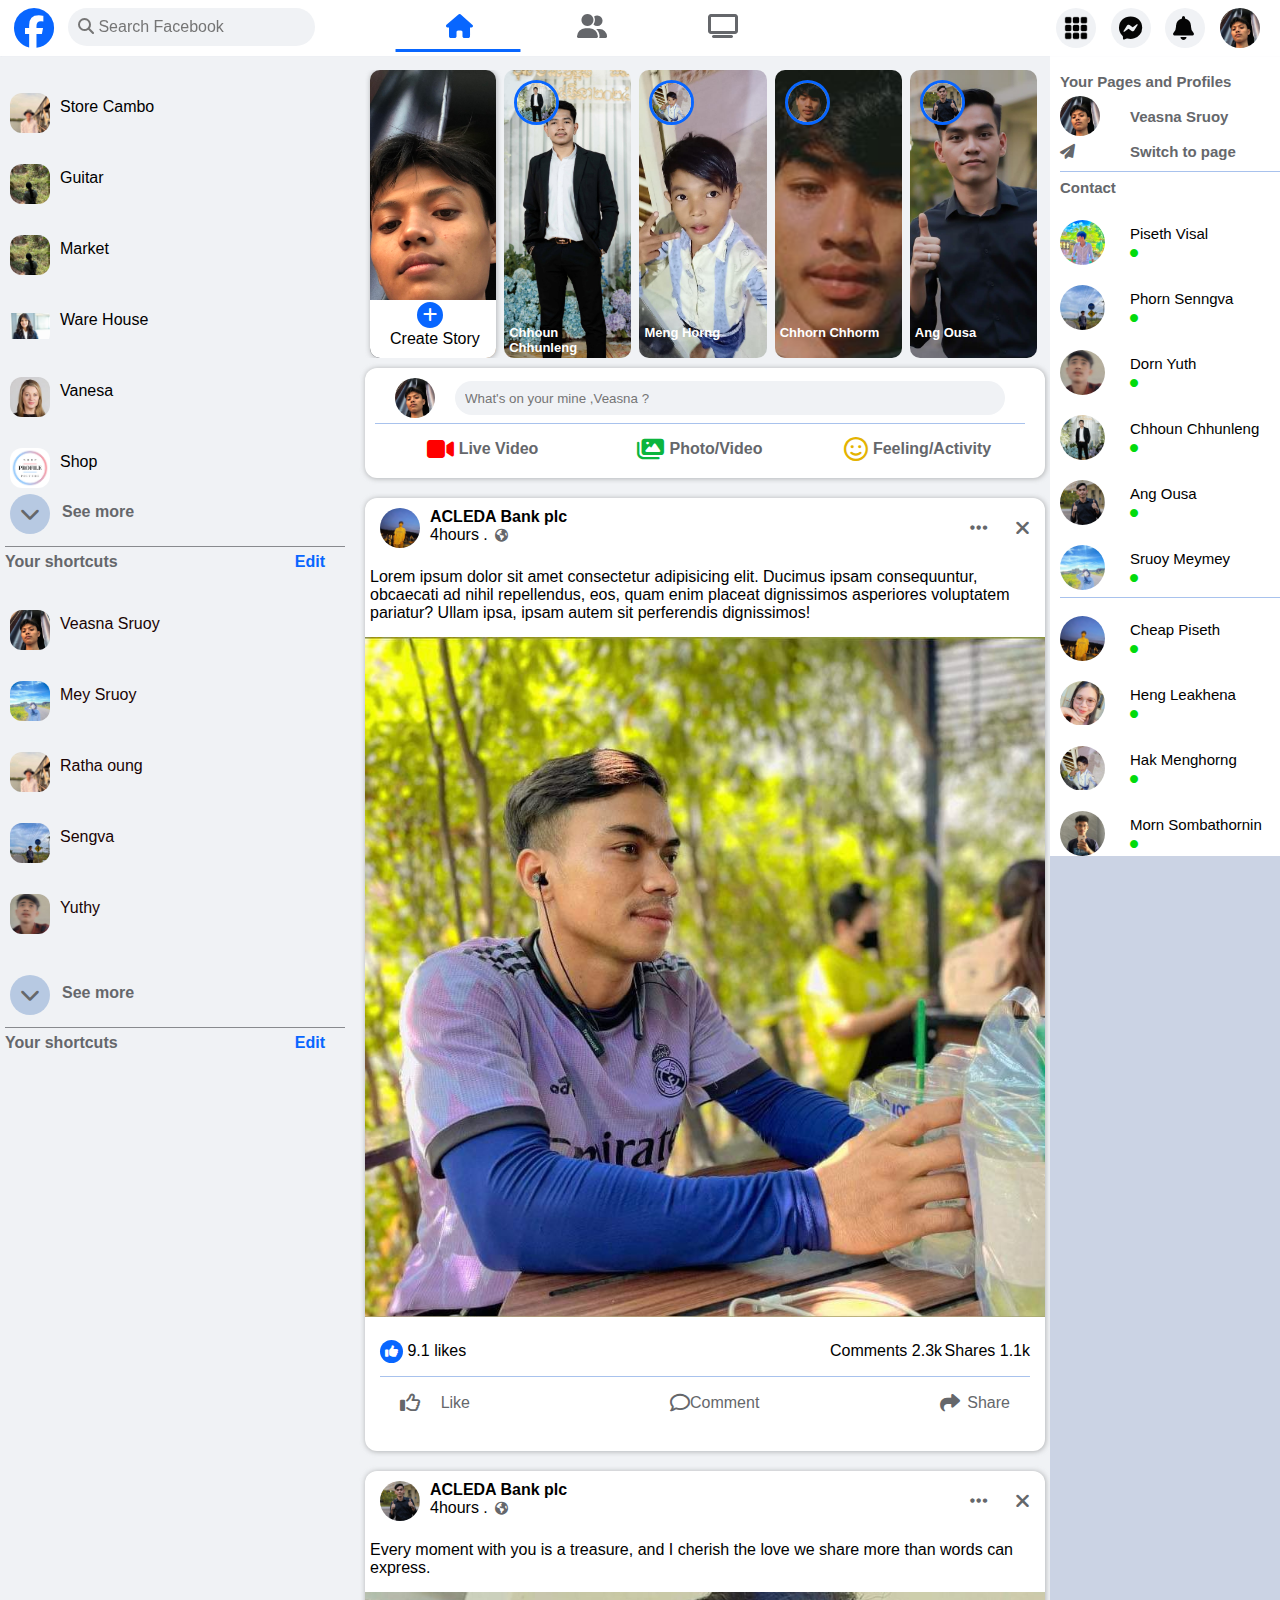
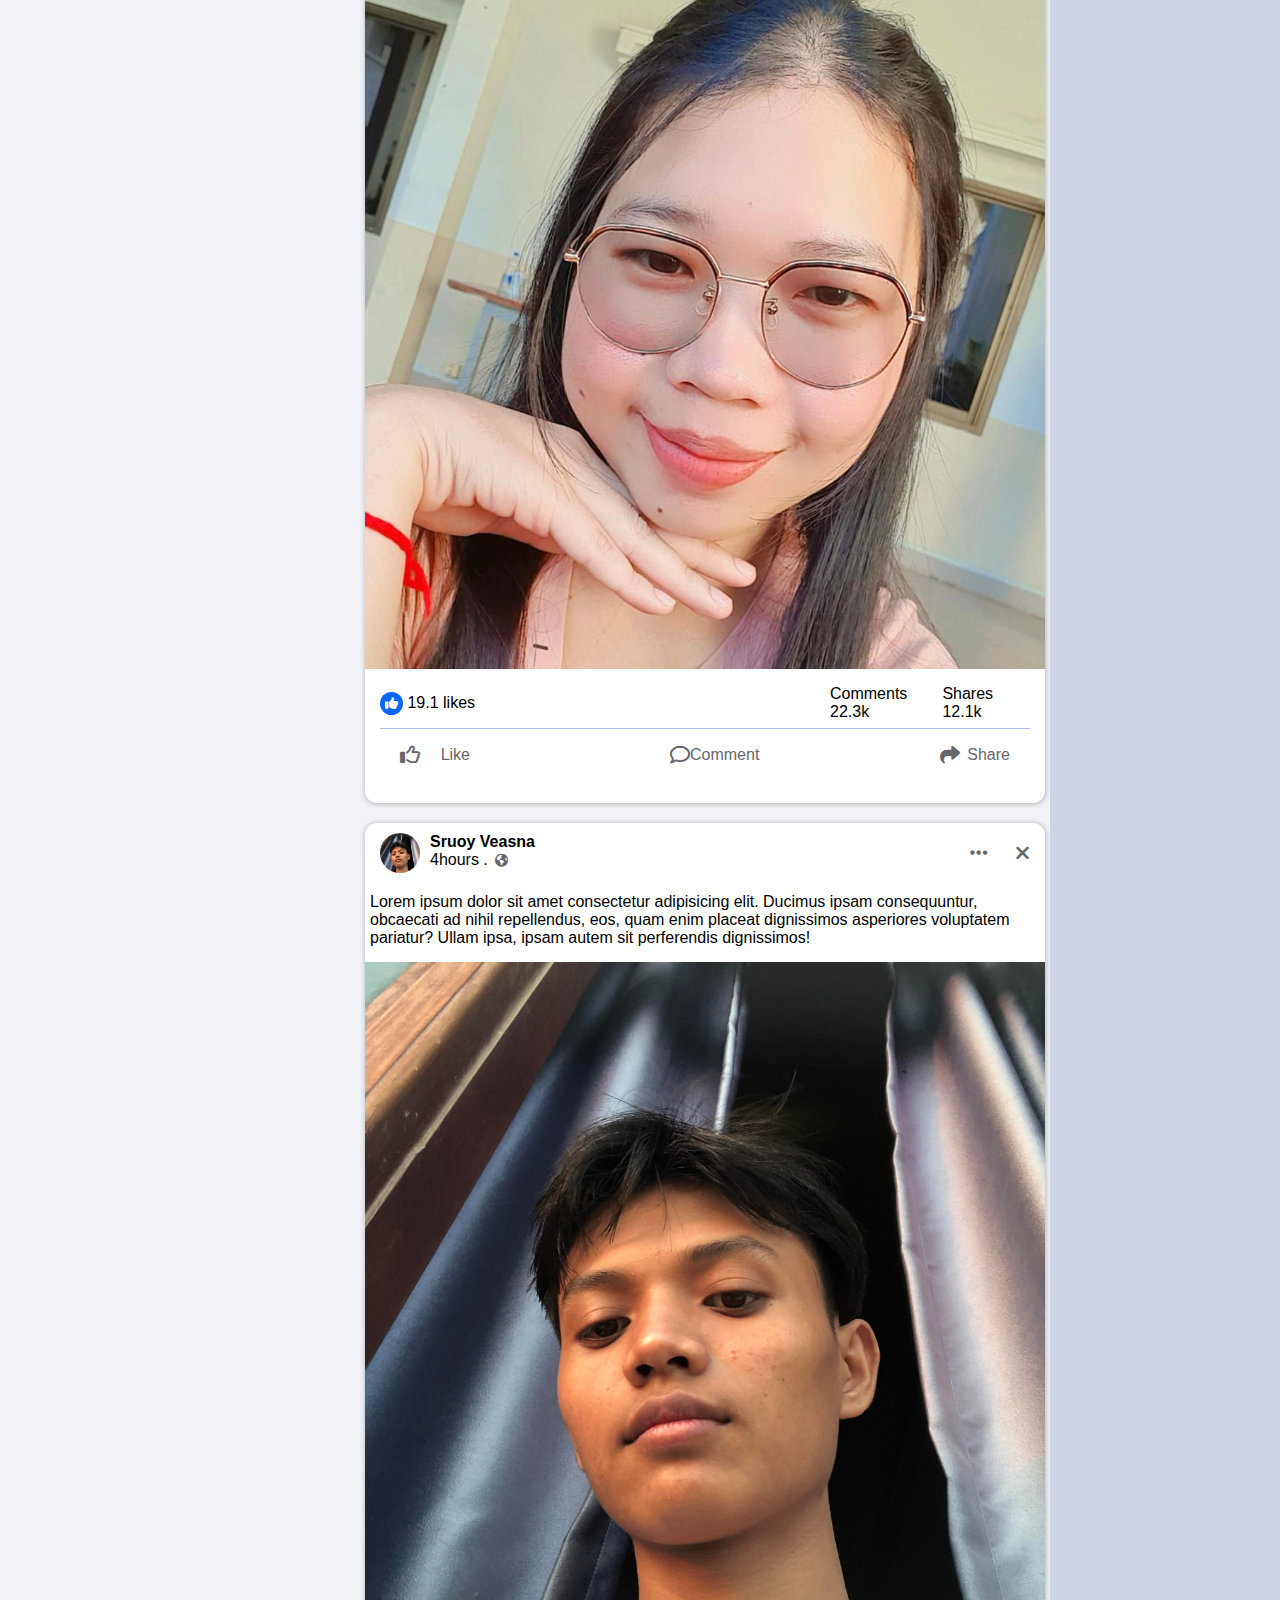
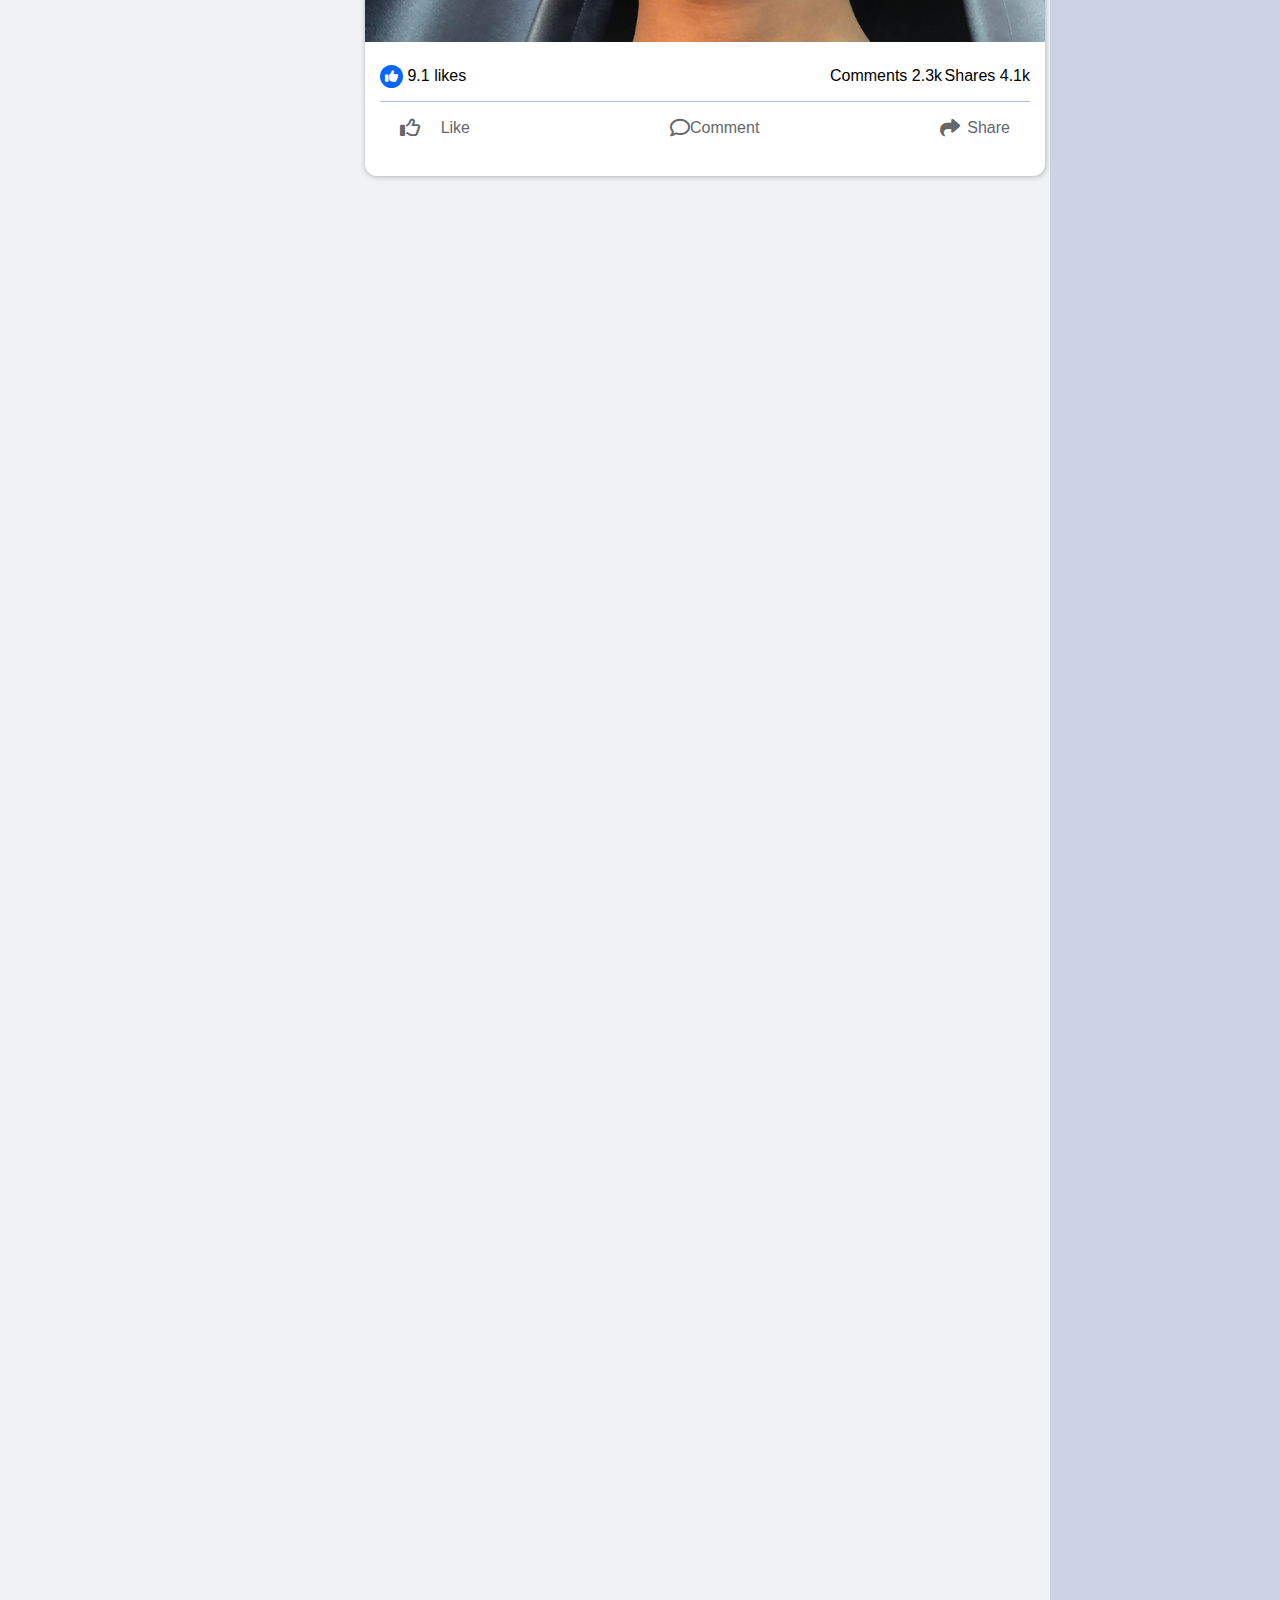
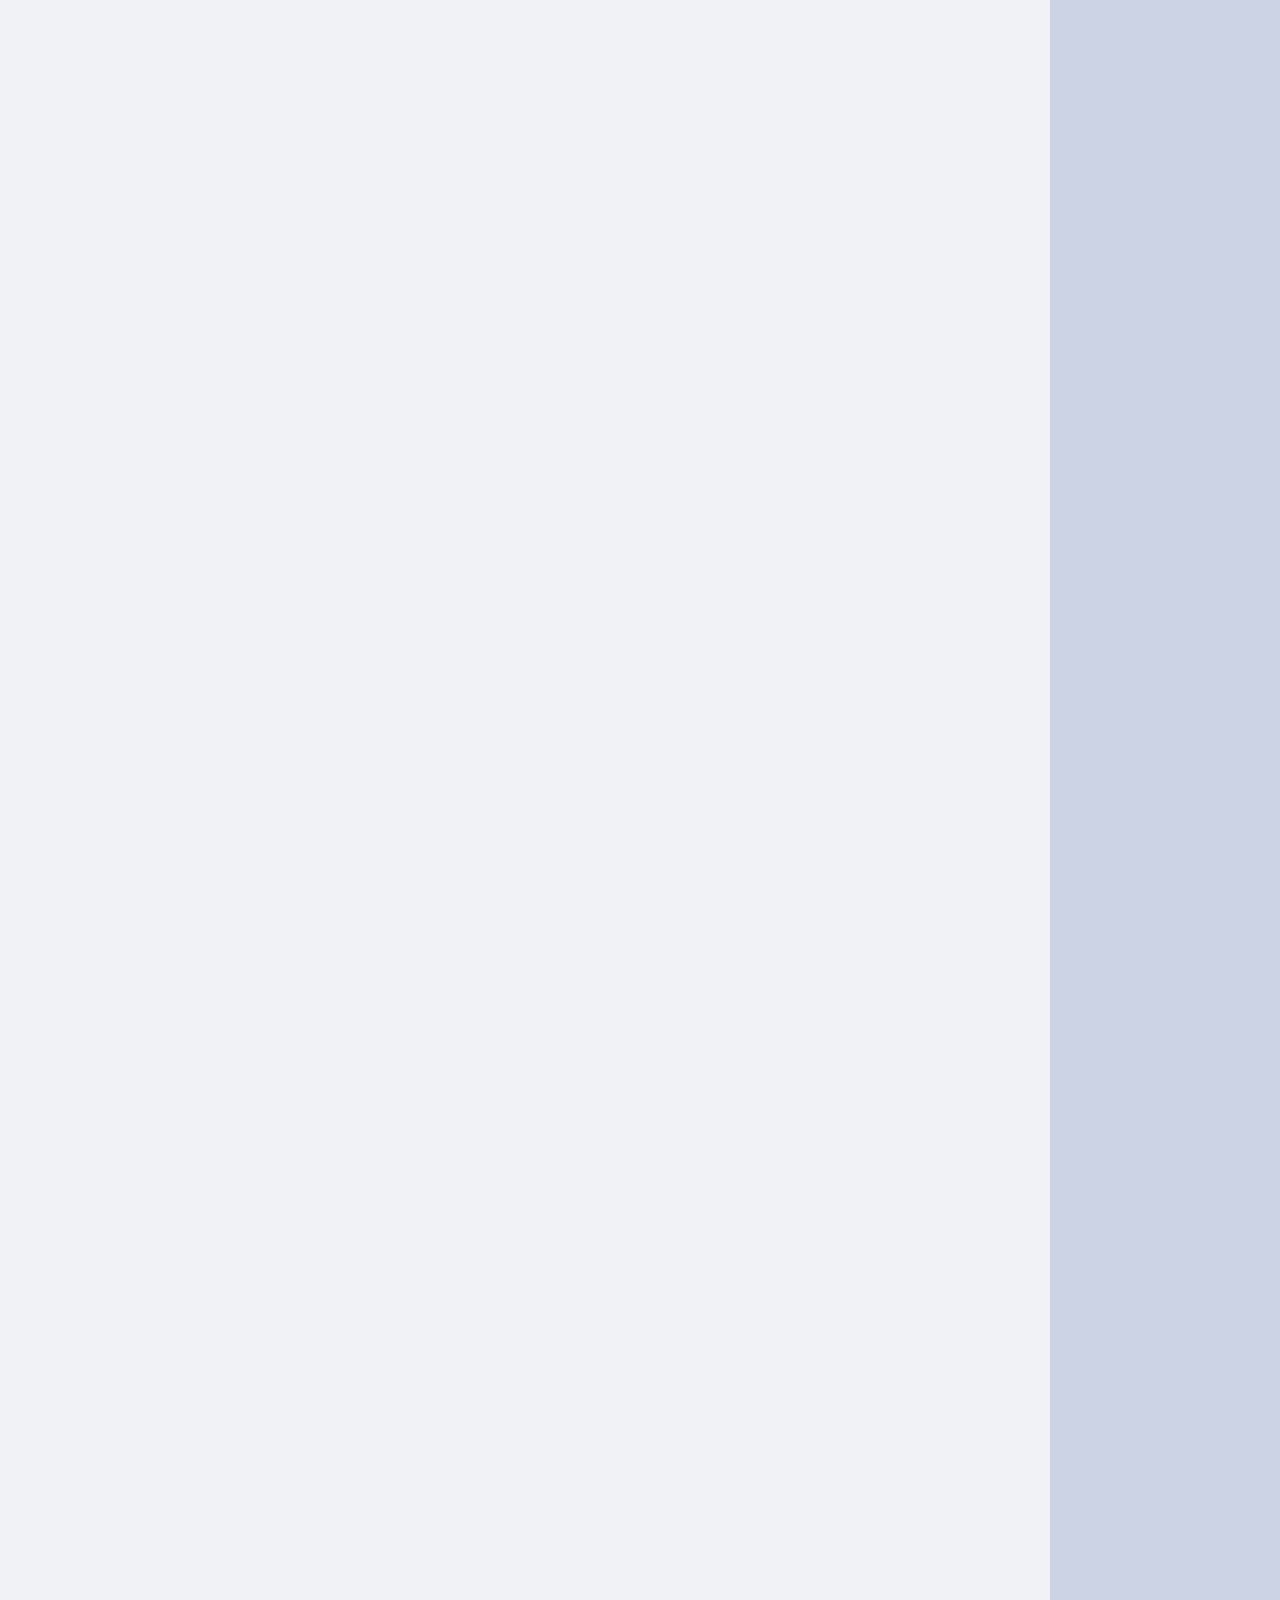
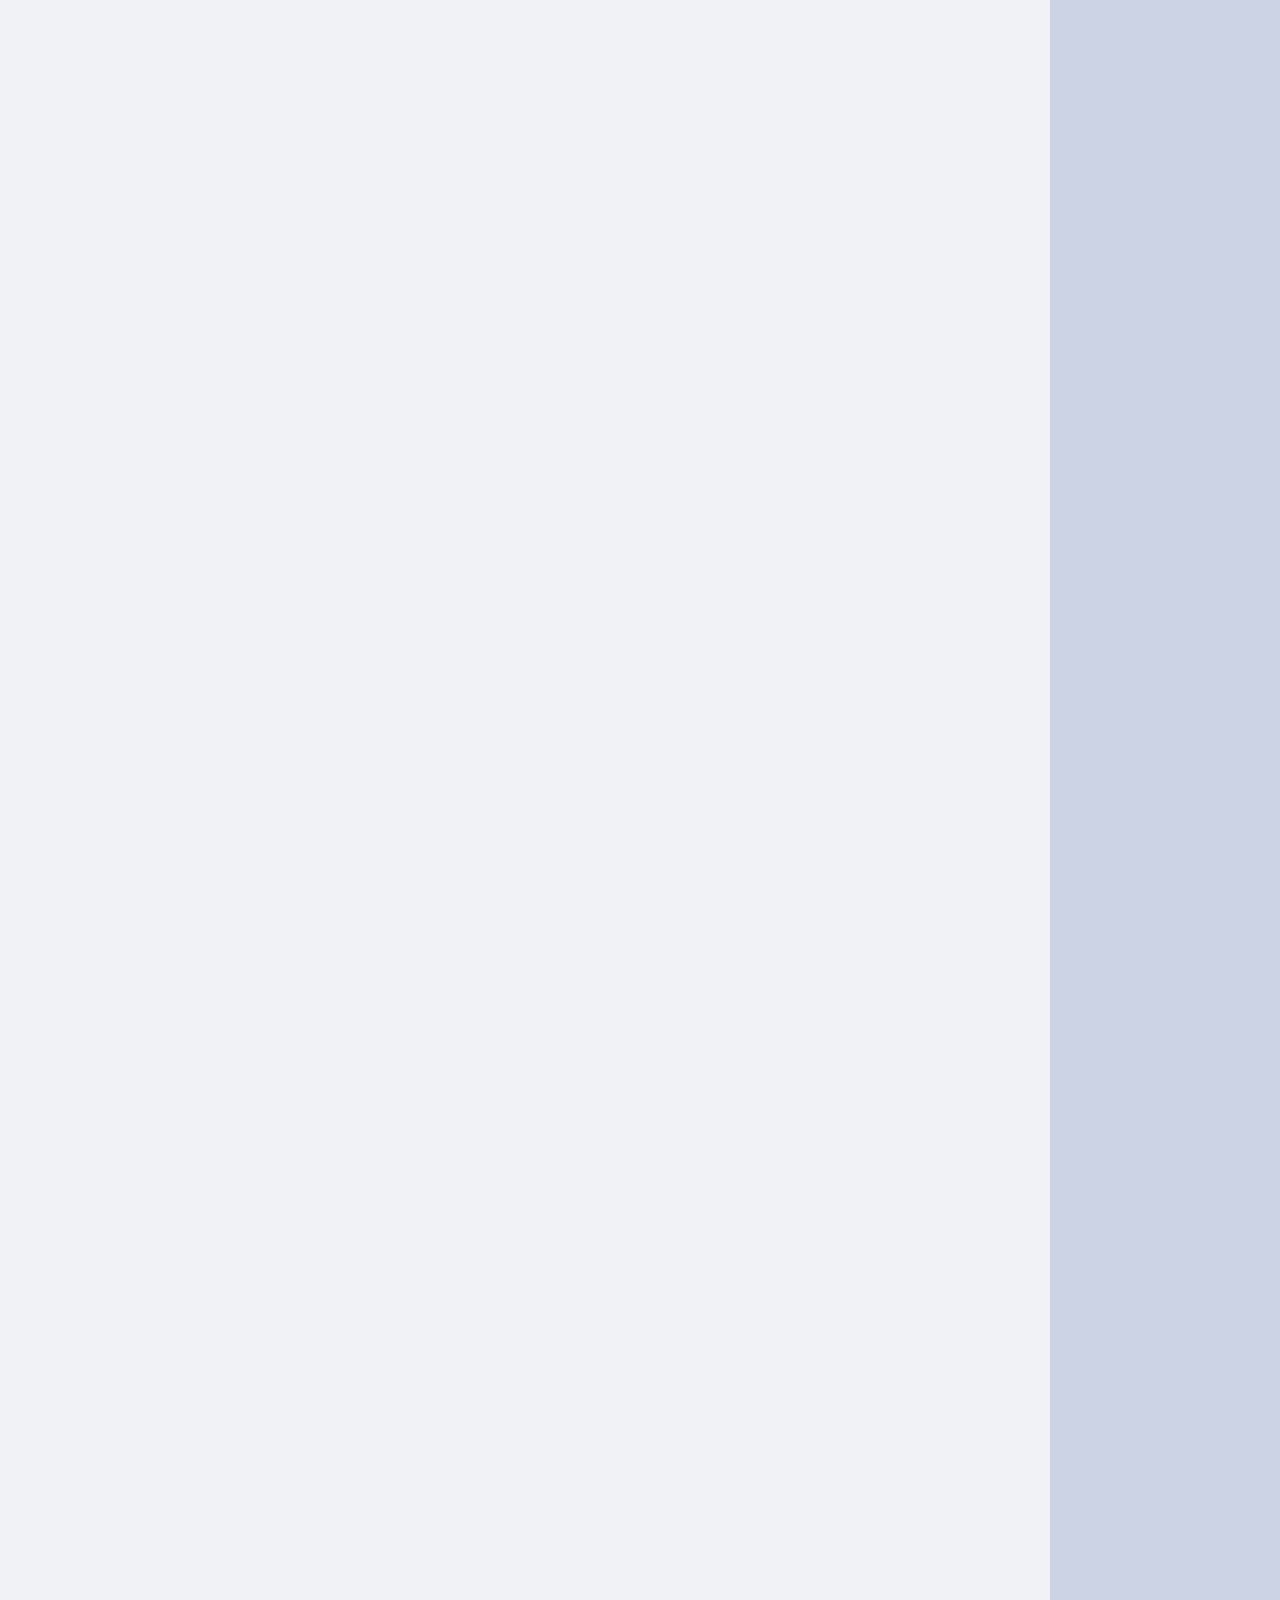
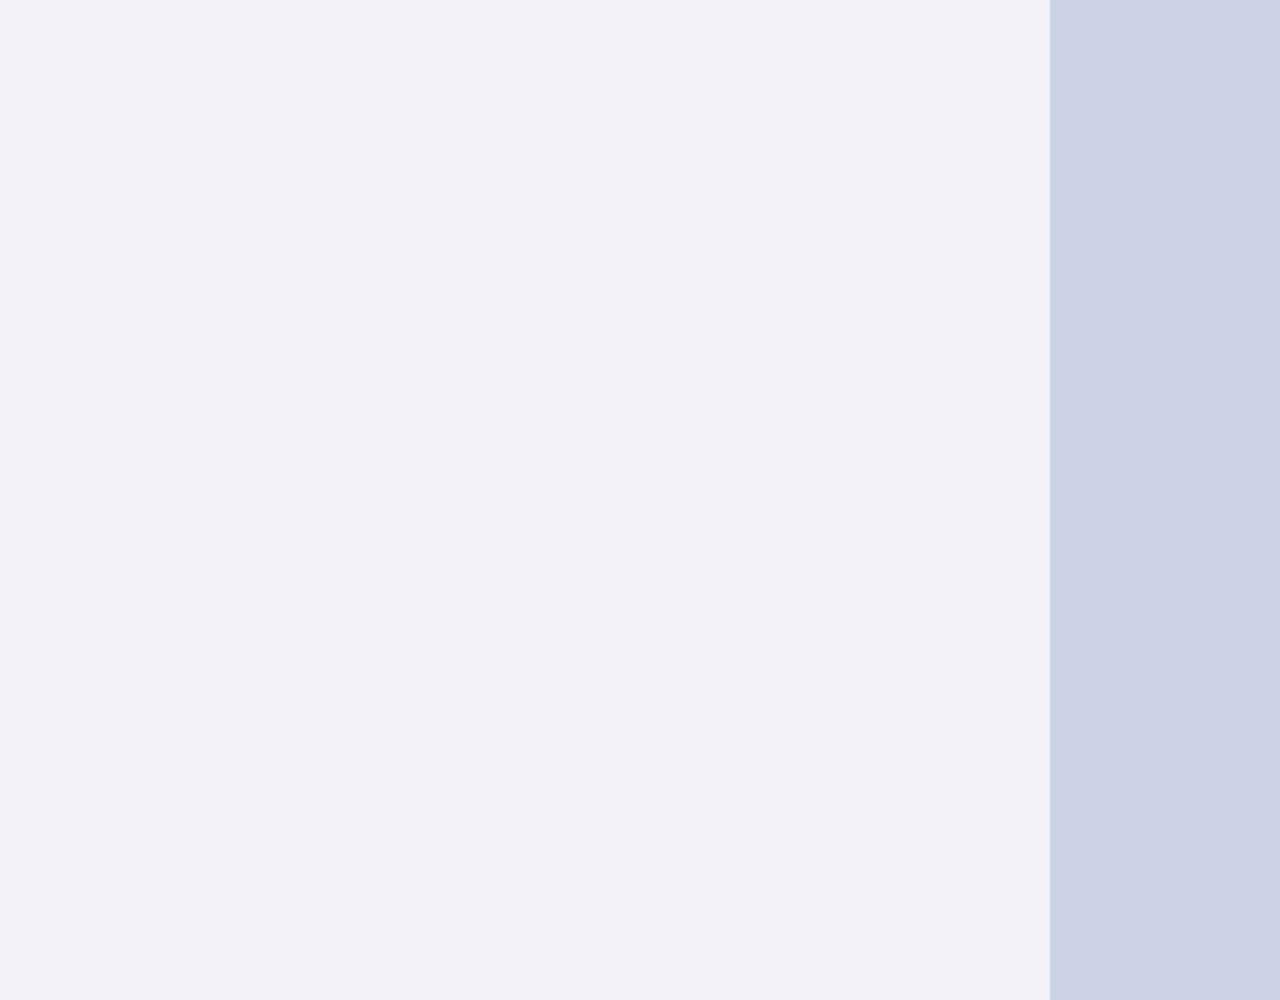
<file: index.html>
<!DOCTYPE html>
<html lang="en">
  <head>
    <meta charset="UTF-8" />
    <meta name="viewport" content="width=device-width, initial-scale=1.0" />
    <link rel="stylesheet" href="styles.css" />
    <link
      rel="stylesheet"
      href="https://cdnjs.cloudflare.com/ajax/libs/font-awesome/6.5.1/css/all.min.css"
    />
    <title>Document</title>
  </head>
  <body>
    <section id="head">
      <div class="blog1">
        <div class="logo">
          <a href="index.html"><i class="fa-brands fa-facebook"></i></a>
        </div>
        <div class="search">
          <input
            type="text"
            name=""
            id="searchInput"
            placeholder="&#xF002; Search Facebook"
            style="font-family: Arial, FontAwesome"
          />
        </div>
        <div class="his" id="historyBox">
          <div class="New-Edit">
            <div class="new"><h3>Recent</h3></div>
            <div class="edit"><a href="">Edit</a></div>
          </div>
          <ul>
            <li>
              <div class="history-list" id="historyList">
                <div class="img"></div>
                <div class="name-act">
                  <div class="name"></div>
                  <div class="circle"></i></div>
                  <div class="des"></div>
                </div>
                <div class="x">x</div>
              </div>
            </li>
          </ul> 
        </div>
      </div>
      <div class="blog2">
        <ul>
          <li>
            <a href="index.html" class="color">
              <i class="fa-solid fa-house"></i>                     
            </a> 
            <div class="line"></div> 
            <div class="label">
              <p>Home</p>
            </div>          
          </li>
          <li>
            <a href="friend.html" >
              <i class="fa-solid fa-user-group"></i>         
            </a> 
            <div class="label">
              <p>Group</p>
            </div>          
          </li>
          <li>
            <a href="video.html">
              <i class="fa-solid fa-tv"></i>          
            </a> 
            <div class="label">
              <p>Video</p>
            </div>          
          </li>
          <li>
            <a href="shop.html">
              <i class="fa-solid fa-store"></i>          
            </a> 
            <div class="label">
              <p>Marketplace</p>
            </div>          
          </li>
          <li>
            <a href="account.html">
              <i class="fa-regular fa-user"></i>          
            </a> 
            <div class="label">
              <p>Friend Request</p>
            </div>          
          </li>
          
        </ul>
      </div>
      <div class="blog3">
        <div class="menu-group">
          <ul>
            <li>
              <a href="#" class="menu-img" id="toggleButton"><img src="images/img_63957.png" alt=""></a>
              <div class="label">
                <p>Menu</p>
              </div>
              <div class="menu-feature" id="box">
                <div class="label-men"><h1>Menu</h1></div>
                <div class="group-feat">
                  <div class="feature-name">
                    <div class="socail">
                      <div class="social-label"><h3>Socail</h3></div>
                      <div class="f1">
                        <div class="f-img"><img src="images/calendar-icon-transparent-8.jpg" alt=""></div>
                        <div class="f-des">
                          <div class="h4">Event</div>
                          <p>injoiying with your holiday in khmer new year</p>
                        </div>
                      </div>
                      <div class="f1">
                        <div class="f-img"><img src="images/friends-icon-png-20.jpg" alt=""></div>
                        <div class="f-des">
                          <div class="h4">Friend</div>
                          <p>injoiying with your holiday in khmer new year</p>
                        </div>
                      </div>
                      <div class="f1">
                        <div class="f-img"><img src="images/group_buying_996806.png" alt=""></div>
                        <div class="f-des">
                          <div class="h4">Group</div>
                          <p>injoiying with your holiday in khmer new year</p>
                        </div>
                      </div>
                      <div class="f1">
                        <div class="f-img"><img src="images/Info_icon_002.svg.png" alt=""></div>
                        <div class="f-des">
                          <div class="h4">Information</div>
                          <p>injoiying with your holiday in khmer new year</p>
                        </div>
                      </div>
                      <div class="f1">
                        <div class="f-img"><img src="images/facebook-page-icon-0.jpg" alt=""></div>
                        <div class="f-des">
                          <div class="h4">Page</div>
                          <p>injoiying with your holiday in khmer new year</p>
                        </div>
                      </div>
                    </div>
                    <div class="feelings">
                      <div class="social-label"><h3>Feelings</h3></div>
                      <div class="f1">
                        <div class="f-img"><img src="images/calendar-icon-transparent-8.jpg" alt=""></div>
                        <div class="f-des">
                          <div class="h4">Event</div>
                          <p>injoiying with your holiday in khmer new year</p>
                        </div>
                      </div>
                      <div class="f1">
                        <div class="f-img"><img src="images/friends-icon-png-20.jpg" alt=""></div>
                        <div class="f-des">
                          <div class="h4">Friend</div>
                          <p>injoiying with your holiday in khmer new year</p>
                        </div>
                      </div>
                      <div class="f1">
                        <div class="f-img"><img src="images/group_buying_996806.png" alt=""></div>
                        <div class="f-des">
                          <div class="h4">Group</div>
                          <p>injoiying with your holiday in khmer new year</p>
                        </div>
                      </div>
                      <div class="f1">
                        <div class="f-img"><img src="images/Info_icon_002.svg.png" alt=""></div>
                        <div class="f-des">
                          <div class="h4">Information</div>
                          <p>injoiying with your holiday in khmer new year</p>
                        </div>
                      </div>
                      <div class="f1">
                        <div class="f-img"><img src="images/facebook-page-icon-0.jpg" alt=""></div>
                        <div class="f-des">
                          <div class="h4">Page</div>
                          <p>injoiying with your holiday in khmer new year</p>
                        </div>
                      </div>
                    </div>
                    <div class="personal">
                      <div class="social-label"><h3>Community Resources</h3></div>
                      <div class="f1">
                        <div class="f-img"><img src="images/calendar-icon-transparent-8.jpg" alt=""></div>
                        <div class="f-des">
                          <div class="h4">Event</div>
                          <p>injoiying with your holiday in khmer new year</p>
                        </div>
                      </div>
                      <div class="f1">
                        <div class="f-img"><img src="images/friends-icon-png-20.jpg" alt=""></div>
                        <div class="f-des">
                          <div class="h4">Friend</div>
                          <p>injoiying with your holiday in khmer new year</p>
                        </div>
                      </div>
                      <div class="f1">
                        <div class="f-img"><img src="images/group_buying_996806.png" alt=""></div>
                        <div class="f-des">
                          <div class="h4">Group</div>
                          <p>injoiying with your holiday in khmer new year</p>
                        </div>
                      </div>
                      <div class="f1">
                        <div class="f-img"><img src="images/Info_icon_002.svg.png" alt=""></div>
                        <div class="f-des">
                          <div class="h4">Information</div>
                          <p>injoiying with your holiday in khmer new year</p>
                        </div>
                      </div>
                      <div class="f1">
                        <div class="f-img"><img src="images/facebook-page-icon-0.jpg" alt=""></div>
                        <div class="f-des">
                          <div class="h4">Page</div>
                          <p>injoiying with your holiday in khmer new year</p>
                        </div>
                      </div>
                    </div>
                    <div class="community">
                      <div class="social-label"><h3>Personal</h3></div>
                      <div class="f1">
                        <div class="f-img"><img src="images/calendar-icon-transparent-8.jpg" alt=""></div>
                        <div class="f-des">
                          <div class="h4">Event</div>
                          <p>injoiying with your holiday in khmer new year</p>
                        </div>
                      </div>
                      <div class="f1">
                        <div class="f-img"><img src="images/friends-icon-png-20.jpg" alt=""></div>
                        <div class="f-des">
                          <div class="h4">Friend</div>
                          <p>injoiying with your holiday in khmer new year</p>
                        </div>
                      </div>
                      <div class="f1">
                        <div class="f-img"><img src="images/group_buying_996806.png" alt=""></div>
                        <div class="f-des">
                          <div class="h4">Group</div>
                          <p>injoiying with your holiday in khmer new year</p>
                        </div>
                      </div>
                      <div class="f1">
                        <div class="f-img"><img src="images/Info_icon_002.svg.png" alt=""></div>
                        <div class="f-des">
                          <div class="h4">Information</div>
                          <p>injoiying with your holiday in khmer new year</p>
                        </div>
                      </div>
                      <div class="f1">
                        <div class="f-img"><img src="images/facebook-page-icon-0.jpg" alt=""></div>
                        <div class="f-des">
                          <div class="h4">Page</div>
                          <p>injoiying with your holiday in khmer new year</p>
                        </div>
                      </div>
                    </div>
                  </div>
                  <div class="create">
                    <div class="label-create"><h3>Create</h3></div>
                    <div class="create-op">
                      <ul>
                        <li>
                          <div class="icon"><i class="fa-solid fa-signs-post"></i></div>
                          <a href="#">Status</a>
  
                        </li>
                        <li>
                          <div class="icon"><i class="fa-solid fa-book-open"></i></div>
                          <a href="#">Story</a>
                        </li>
                        <li>
                          <div class="icon"><i class="fa-solid fa-photo-film"></i></i></div>
                          <a href="#">Reel</a>
                        </li>
                        <li>
                          <div class="icon"><i class="fa-solid fa-calendar-days"></i></i></div>
                          <a href="#">Event</a>
                        </li>
                      </ul>
                      <hr>
                      <ul>
                        <li>
                          <div class="icon"><i class="fa-solid fa-signs-post"></i></div>
                          <a href="#">Status</a>
  
                        </li>
                        <li>
                          <div class="icon"><i class="fa-solid fa-book-open"></i></div>
                          <a href="#">Story</a>
                        </li>
                        <li>
                          <div class="icon"><i class="fa-solid fa-photo-film"></i></i></div>
                          <a href="#">Reel</a>
                        </li>
                        <li>
                          <div class="icon"><i class="fa-solid fa-calendar-days"></i></i></div>
                          <a href="#">Event</a>
                        </li>
                      </ul>
                    </div>
                  </div>
                </div>
              </div> 
            </li>
            <li>
              <a href="#" id="toggleButton1"><i class="fa-brands fa-facebook-messenger"></i></a>
              <div class="label">
                <p>Messenger</p>
              </div>
              <div class="chat-container" id="box1">
                <div class="chat-opt">
                  <div class="chat-label"><h1>Chats</h1></div>
                  <div class="opts">
                    <div class="opt1"><i class="fa-solid fa-ellipsis"></i></div>
                    <div class="opt1"><i class="fa-solid fa-expand"></i></div>
                    <div class="opt1"><i class="fa-solid fa-square-pen"></i></div>
                  </div>
                </div>
                <div class="chat-search">
                  <input
                    type="text"
                    name=""
                    id="searchInput"
                    placeholder="&#xF002; Search Messenger"
                    style="font-family: Arial, FontAwesome"
                  />
                </div>
                <div class="inbox">
                  <div class="inbox-label"><h4>Inbox</h4></div>
                  <div class="com"><h4>Community</h4></div>
                </div>
                <div class="mes-container">
                  <ul id="messageList"></ul>
                </div>
              </div>
            </li>
            <li>
              <a href="#" id="toggleButton2"><i class="fa-solid fa-bell"></i></a>
              <div class="label">
                <p>Notifications</p>
              </div>
              <div class="notific-container" id="box2">
                <div class="notif-lable">
                  <div class="label2"><h2>Notification</h2></div>
                  <div class="icon"><i class="fa-solid fa-ellipsis"></i></div>
                </div>
                <div class="all-read">
                  <h4>All</h4>
                  <h4>Unread</h4>
                </div>
                <div class="new-see">
                  <h4>New</h4>
                  <h4>See all</h4>
                </div>
                <div class="list-notify">
                  <ul></ul>
                </div>
              </div>
            </li>
            <li>
              <a href="#" ><div class="acc-img"><img src="images/veasna.jpg" alt=""></div></a>
              <div class="label">
                <p>Account</p>
              </div>
            </li>
          </ul>
        </div>
      </div>
    </section>
    <section id="content">
      <div class="content1">
        <div class="user-list">
          <ul>
            <li>
              <div class="user-pro">
                <div class="pro-pic"></div><div class="username"></div>
              </div>
            </li>
          </ul>
          <div class="drop">
            <i class="fa-solid fa-chevron-down"></i>
            <h4>See more</h4>
          </div>
          <div class="line-l"></div>
          <div class="label-short">
            <h4>Your shortcuts</h4><h4 style="color: #0866ff;">Edit</h4>
          </div>
            <div class="shortcut-list">
              <ul>
                <li>
                  <div class="short-cut">
                    <div class="short-icon"></div><div class="short-name"></div>
                  </div>
                </li>
              </ul>
            </div>
            <div class="drop">
              <i class="fa-solid fa-chevron-down"></i>
              <h4>See more</h4>
            </div>
            <div class="line-l"></div>
            <div class="label-short">
              <h4>Your shortcuts</h4><h4 style="color: #0866ff;">Edit</h4>
            </div>
        </div>
      </div>
      <div class="content2">
        <div class="story-box">
          <div class="box">
            
            <div class="create-story"><div class="button"><i class="fa-solid fa-plus"></i></div><p>Create Story</p></div>
            
          </div>
          <div class="box1">
            <div class="stor-pro"></div>
            <div class="story-pro"><img src="images/chhunleng.jpg" alt=""></div>
            <h4>Chhoun Chhunleng</h4>
          </div>
          <div class="box2 ">
            <div class="stor-pro"></div>
            <div class="story-pro"><img src="images/menghorng.jpg" alt=""></div>
            <h4>Meng Horng</h4>
          </div>
          <div class="box3">
            <div class="stor-pro"></div>
            <div class="story-pro"><img src="images/chhorm.jpg" alt=""></div>
            <h4>Chhorn Chhorm</h4>
          </div>
          <div class="box4">
            <div class="stor-pro"></div>
            <div class="story-pro"><img src="images/ousa.jpg" alt=""></div>
            <h4>Ang Ousa</h4>
          </div>
        </div>
        <div class="function">
          <div class="pro-stat">
            <div class="account-pro"><img src="images/veasna.jpg" alt=""></div>
            <input type="text" placeholder="What's on your mine ,Veasna ?">
          </div>
          <div class="line-2"></div>
          <div class="menu-function">
            <div class="f-box">
              <i class="fa-solid fa-video"></i>
              <h4>Live Video</h4>
            </div>
            <div class="f-box">
              <i class="fa-solid fa-images"></i>
              <h4>Photo/Video</h4>
            </div>
            <div class="f-box">
              <i class="fa-regular fa-face-smile"></i>
              <h4>Feeling/Activity</h4>
            </div>
          </div>
        </div>
        <div class="post-box">
          <div class="profiles-sett">
            <div class="profile-name">
              <div class="user-profiles"><img src="images/seth.jpg" alt=""></div>
              <div class="name-des">
                <h4>ACLEDA Bank plc</h4>
                <div class="status-public">
                  <p>4hours .</p><i class="fa-solid fa-earth-americas"></i>
                </div>
              </div>
            </div>
            <div class="setting">
              <i class="fa-solid fa-ellipsis"></i>
              <i class="fa-solid fa-xmark"></i>
            </div>
          </div>
          <div class="caption">
            <p>Lorem ipsum dolor sit amet consectetur adipisicing elit. Ducimus ipsam consequuntur, obcaecati ad nihil repellendus, eos, quam enim placeat dignissimos asperiores voluptatem pariatur? Ullam ipsa, ipsam autem sit perferendis dignissimos!</p>
          </div>
          <div class="post-img">
            <img src="images/heng.jpg" alt="">
          </div>
          <div class="action-box">
            <div class="action-label">
              <div class="like"><i class="fa-solid fa-thumbs-up"></i>  9.1 likes</div>
              <div class="com-share">
                <div class="comment"><p>Comments 2.3k</p></div>
                <div class="share">Shares 1.1k</div>
              </div>
            </div>
            <div class="line-2"></div>
            <div class="action-icon">
              <div class="b1">
                <i class="fa-regular fa-thumbs-up"></i>
                <p>Like</p>
              </div>
              <div class="b1">
                <i class="fa-regular fa-comment"></i>
                <p>Comment</p>
              </div>
              <div class="b1">
                <i class="fa-solid fa-share"></i>
                <p>Share</p>
              </div>
            </div>
            
          </div>
        </div>
        <div class="post-box">
          <div class="profiles-sett">
            <div class="profile-name">
              <div class="user-profiles"><img src="images/ousa.jpg" alt=""></div>
              <div class="name-des">
                <h4>ACLEDA Bank plc</h4>
                <div class="status-public">
                  <p>4hours .</p><i class="fa-solid fa-earth-americas"></i>
                </div>
              </div>
            </div>
            <div class="setting">
              <i class="fa-solid fa-ellipsis"></i>
              <i class="fa-solid fa-xmark"></i>
            </div>
          </div>
          <div class="caption">
            <p>Every moment with you is a treasure, and I cherish the love we share more than words can express.</p>
          </div>
          <div class="post-img">
            <img src="images/leakhena.jpg" alt="">
          </div>
          <div class="action-box">
            <div class="action-label">
              <div class="like"><i class="fa-solid fa-thumbs-up"></i>  19.1 likes</div>
              <div class="com-share">
                <div class="comment"><p>Comments 22.3k</p></div>
                <div class="share">Shares 12.1k</div>
              </div>
            </div>
            <div class="line-2"></div>
            <div class="action-icon">
              <div class="b1">
                <i class="fa-regular fa-thumbs-up"></i>
                <p>Like</p>
              </div>
              <div class="b1">
                <i class="fa-regular fa-comment"></i>
                <p>Comment</p>
              </div>
              <div class="b1">
                <i class="fa-solid fa-share"></i>
                <p>Share</p>
              </div>
            </div>
            
          </div>
        </div>
        <div class="post-box">
          <div class="profiles-sett">
            <div class="profile-name">
              <div class="user-profiles"><img src="images/veasna.jpg" alt=""></div>
              <div class="name-des">
                <h4>Sruoy Veasna</h4>
                <div class="status-public">
                  <p>4hours .</p><i class="fa-solid fa-earth-americas"></i>
                </div>
              </div>
            </div>
            <div class="setting">
              <i class="fa-solid fa-ellipsis"></i>
              <i class="fa-solid fa-xmark"></i>
            </div>
          </div>
          <div class="caption">
            <p>Lorem ipsum dolor sit amet consectetur adipisicing elit. Ducimus ipsam consequuntur, obcaecati ad nihil repellendus, eos, quam enim placeat dignissimos asperiores voluptatem pariatur? Ullam ipsa, ipsam autem sit perferendis dignissimos!</p>
          </div>
          <div class="post-img">
            <img src="images/veasna.jpg" alt="">
          </div>
          <div class="action-box">
            <div class="action-label">
              <div class="like"><i class="fa-solid fa-thumbs-up"></i>  9.1 likes</div>
              <div class="com-share">
                <div class="comment"><p>Comments 2.3k</p></div>
                <div class="share">Shares 4.1k</div>
              </div>
            </div>
            <div class="line-2"></div>
            <div class="action-icon">
              <div class="b1">
                <i class="fa-regular fa-thumbs-up"></i>
                <p>Like</p>
              </div>
              <div class="b1">
                <i class="fa-regular fa-comment"></i>
                <p>Comment</p>
              </div>
              <div class="b1">
                <i class="fa-solid fa-share"></i>
                <p>Share</p>
              </div>
            </div>
            
          </div>
        </div>
      </div>
      <div class="content3">
        <div class="show-bar">
          <div class="c1"><h4>Your Pages and Profiles</h4><h4 style="color: #0866ff;">Edit</h4></div>
          <div class="c2"><div class="d1"><img src="images/veasna.jpg" alt=""></div><div class="l1"><h4>Veasna Sruoy</h4></div></div>
          <div class="c3"><i class="fa-solid fa-paper-plane"></i><div class="l2"><h4>Switch to page</h4></div></div>
          <div class="line-2"></div>
          <div class="c4"><h4>Contact</h4><i class="fa-solid fa-magnifying-glass"></i></div>
          <div class="c5">
            <div class="p1"><img src="images/visal.jpg" alt=""></div><div class="let1"><p>Piseth Visal</p><i class="fa-solid fa-circle"></i></div>
          </div>
          <div class="c5">
            <div class="p1"><img src="images/va.jpg" alt=""></div><div class="let1"><p>Phorn Senngva</p><i class="fa-solid fa-circle"></i></div>
          </div>
          <div class="c5">
            <div class="p1"><img src="images/yuthy.jpg" alt=""></div><div class="let1"><p>Dorn Yuth</p><i class="fa-solid fa-circle"></i></div>
          </div>
          <div class="c5">
            <div class="p1"><img src="images/chhunleng.jpg" alt=""></div><div class="let1"><p>Chhoun Chhunleng</p><i class="fa-solid fa-circle"></i></div>
          </div>
          <div class="c5">
            <div class="p1"><img src="images/ousa.jpg" alt=""></div><div class="let1"><p>Ang Ousa</p><i class="fa-solid fa-circle"></i></div>
          </div>
          <div class="c5">
            <div class="p1"><img src="images/mey.jpg" alt=""></div><div class="let1"><p>Sruoy Meymey</p><i class="fa-solid fa-circle"></i></div>
          </div>
          <div class="line-2"></div>
          <div class="c5">
            <div class="p1"><img src="images/seth.jpg" alt=""></div><div class="let1"><p>Cheap Piseth</p><i class="fa-solid fa-circle"></i></div>
          </div>
          <div class="c5">
            <div class="p1"><img src="images/leakhena.jpg" alt=""></div><div class="let1"><p>Heng Leakhena</p><i class="fa-solid fa-circle"></i></div>
          </div>
          <div class="c5">
            <div class="p1"><img src="images/menghorng.jpg" alt=""></div><div class="let1"><p>Hak Menghorng</p><i class="fa-solid fa-circle"></i></div>
          </div>
          <div class="c5">
            <div class="p1"><img src="images/thornin.jpg" alt=""></div><div class="let1"><p>Morn Sombathornin</p><i class="fa-solid fa-circle"></i></div>
          </div>
        </div>
      </div>
    </section>
    <script src="script.js"></script>
  </body>
  <script>
    // Array data for images, names, descriptions, and 'x'
    const historyData = [
      ["Ang Ousa", "images/ousa.jpg", "1 new reaction to the latest post", "x"],
      ["Mey Mey", "images/mey.jpg", "2 new", "x"],
      ["Morn Thornin", "images/thornin.jpg", "3 new", "x"],
      ["Pu Heng", "images/heng.jpg", "2 new reaction to the latest post", "x"],
      ["Sengva Phorn", "images/va.jpg", "5 new", "x"],
      ["Cheap Piseth", "images/seth.jpg", "9+ new", "x"],
      ["Chhorn Chhorm", "images/chhorm.jpg", "2 new", "x"],
      ["Chhuon Chhunleng", "images/chhunleng.jpg", "2 new", "x"],
      
    ];

    // Function to populate history list
    function populateHistoryList() {
      const historyList = document.querySelector(".his ul");
      historyList.innerHTML = ""; // Clear previous content

      historyData.forEach((profile) => {
        const listItem = document.createElement("li");

        const profileContainer = document.createElement("div");
        profileContainer.classList.add("history-list");

        const profileImage = document.createElement("img");
        profileImage.classList.add("img");
        profileImage.src = profile[1];

        const nameActContainer = document.createElement("div");
        nameActContainer.classList.add("name-act");

        const nameElement = document.createElement("div");
        nameElement.classList.add("name");
        nameElement.textContent = profile[0];

        const circleElement = document.createElement("div");
        circleElement.classList.add("circle");
        circleElement.innerHTML = '<i class="fa-solid fa-circle"></i>';

        const desElement = document.createElement("div");
        desElement.classList.add("des");
        desElement.textContent = profile[2];

        const removeButton = document.createElement("div");
        removeButton.classList.add("x");
        removeButton.textContent = profile[3];
        removeButton.addEventListener("click", () => {
          // Remove the corresponding profile from historyData array
          const index = historyData.findIndex((item) => item[0] === profile[0]);
          if (index !== -1) {
            historyData.splice(index, 1);
            populateHistoryList();
          }
        });

        nameActContainer.appendChild(nameElement);
        nameActContainer.appendChild(circleElement);
        nameActContainer.appendChild(desElement);

        profileContainer.appendChild(profileImage);
        profileContainer.appendChild(nameActContainer);
        profileContainer.appendChild(removeButton);

        listItem.appendChild(profileContainer);

        historyList.appendChild(listItem);
      });
    }

    // Call the function to populate history list
    populateHistoryList();
    const Historydatas = [
        ["Ang Ousa", "images/ousa.jpg", "1 new reaction to the latest post"],
        ["Mey", "images/mey.jpg", "i love you"],
        ["Visal", "images/visal.jpg", "hi brother"],
        ["Ratha", "images/ratha.jpg", "I want ice-cream"],
        ["Yuthy", "images/yuthy.jpg", "lalalala"],
        // Add more data here if needed
      ];

      function populateMessages() {
        const messageList = document.getElementById("messageList");

        // Clear existing content
        messageList.innerHTML = "";

        // Loop through Historydatas and create list items
        Historydatas.forEach((data) => {
          const [name, image, message] = data;

          const listItem = document.createElement("li");

          const profile = document.createElement("div");
          profile.classList.add("mes-prof");

          const profilePic = document.createElement("div");
          profilePic.classList.add("mes-pic");

          const profileImg = document.createElement("img");
          profileImg.src = image;
          profileImg.alt = name; // Provide alt text for accessibility
          profilePic.appendChild(profileImg);

          profile.appendChild(profilePic);

          const profileDesc = document.createElement("div");
          profileDesc.classList.add("mes-des");

          const profileName = document.createElement("div");
          profileName.classList.add("mes-name");
          profileName.innerHTML = `<h4>${name}</h4>`;
          profileDesc.appendChild(profileName);

          const profileChat = document.createElement("div");
          profileChat.classList.add("mes-chat");
          profileChat.innerHTML = `<p>${message}</p>`;
          profileDesc.appendChild(profileChat);

          profile.appendChild(profileDesc);
          listItem.appendChild(profile);

          messageList.appendChild(listItem);
        });
      }

      // Populate messages on page load
      populateMessages();
      const datahisry = [
  ["Ang Ousa", "images/ousa.jpg", "1 new reaction to the latest post"],
];

const historyData5 = [
    ["Store Cambo", "images/ratha.jpg"],
    ["Guitar", "images/lyta.jpg"],
    ["Market", "images/lyta.jpg"],
    ["Ware House", "images/ddc116.jpg"],
    ["Vanesa", "images/th.jpg"],
    ["Shop", "images/shop.jpg"],
];

// Function to create and append user items to the list
function createUserItem(user) {
    const [username, imageSrc] = user;

    // Create list item
    const listItem = document.createElement('li');

    // Create user profile container
    const userPro = document.createElement('div');
    userPro.classList.add('user-pro');

    // Create profile picture container
    const proPic = document.createElement('div');
    proPic.classList.add('pro-pic');
    const profileImage = document.createElement('img');
    profileImage.src = imageSrc;
    profileImage.alt = username;
    proPic.appendChild(profileImage);

    // Create username container
    const usernameContainer = document.createElement('div');
    usernameContainer.classList.add('username');
    usernameContainer.textContent = username;

    userPro.appendChild(proPic);
    userPro.appendChild(usernameContainer);

    listItem.appendChild(userPro);

    return listItem;
}

// Function to display users
function displayUsers() {
    const userList = document.querySelector('.user-list ul');
    // Clear existing items
    userList.innerHTML = '';

    // Loop through historyData5 and create user items
    historyData5.forEach(user => {
        const userItem = createUserItem(user);
        userList.appendChild(userItem);
    });
}

// Call the displayUsers function to initially populate the list
displayUsers();

  </script>
</html>
</file>
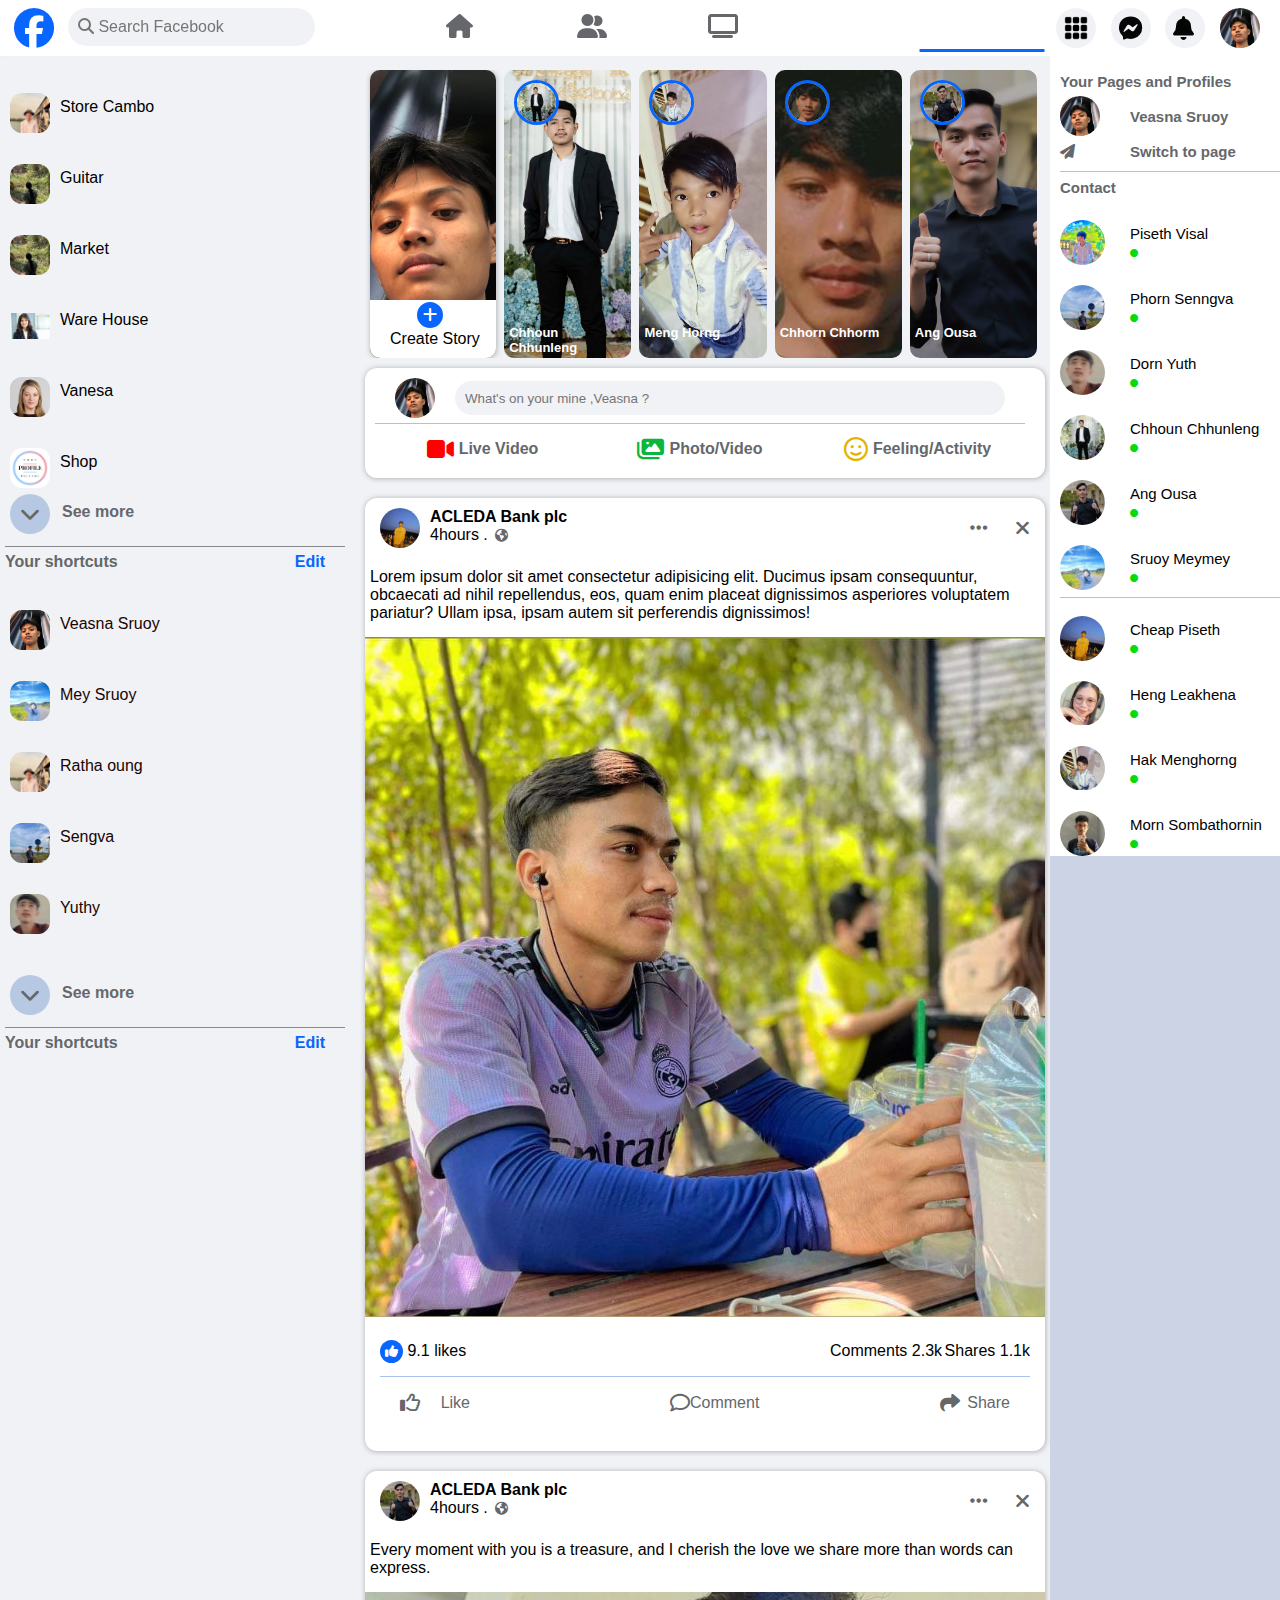
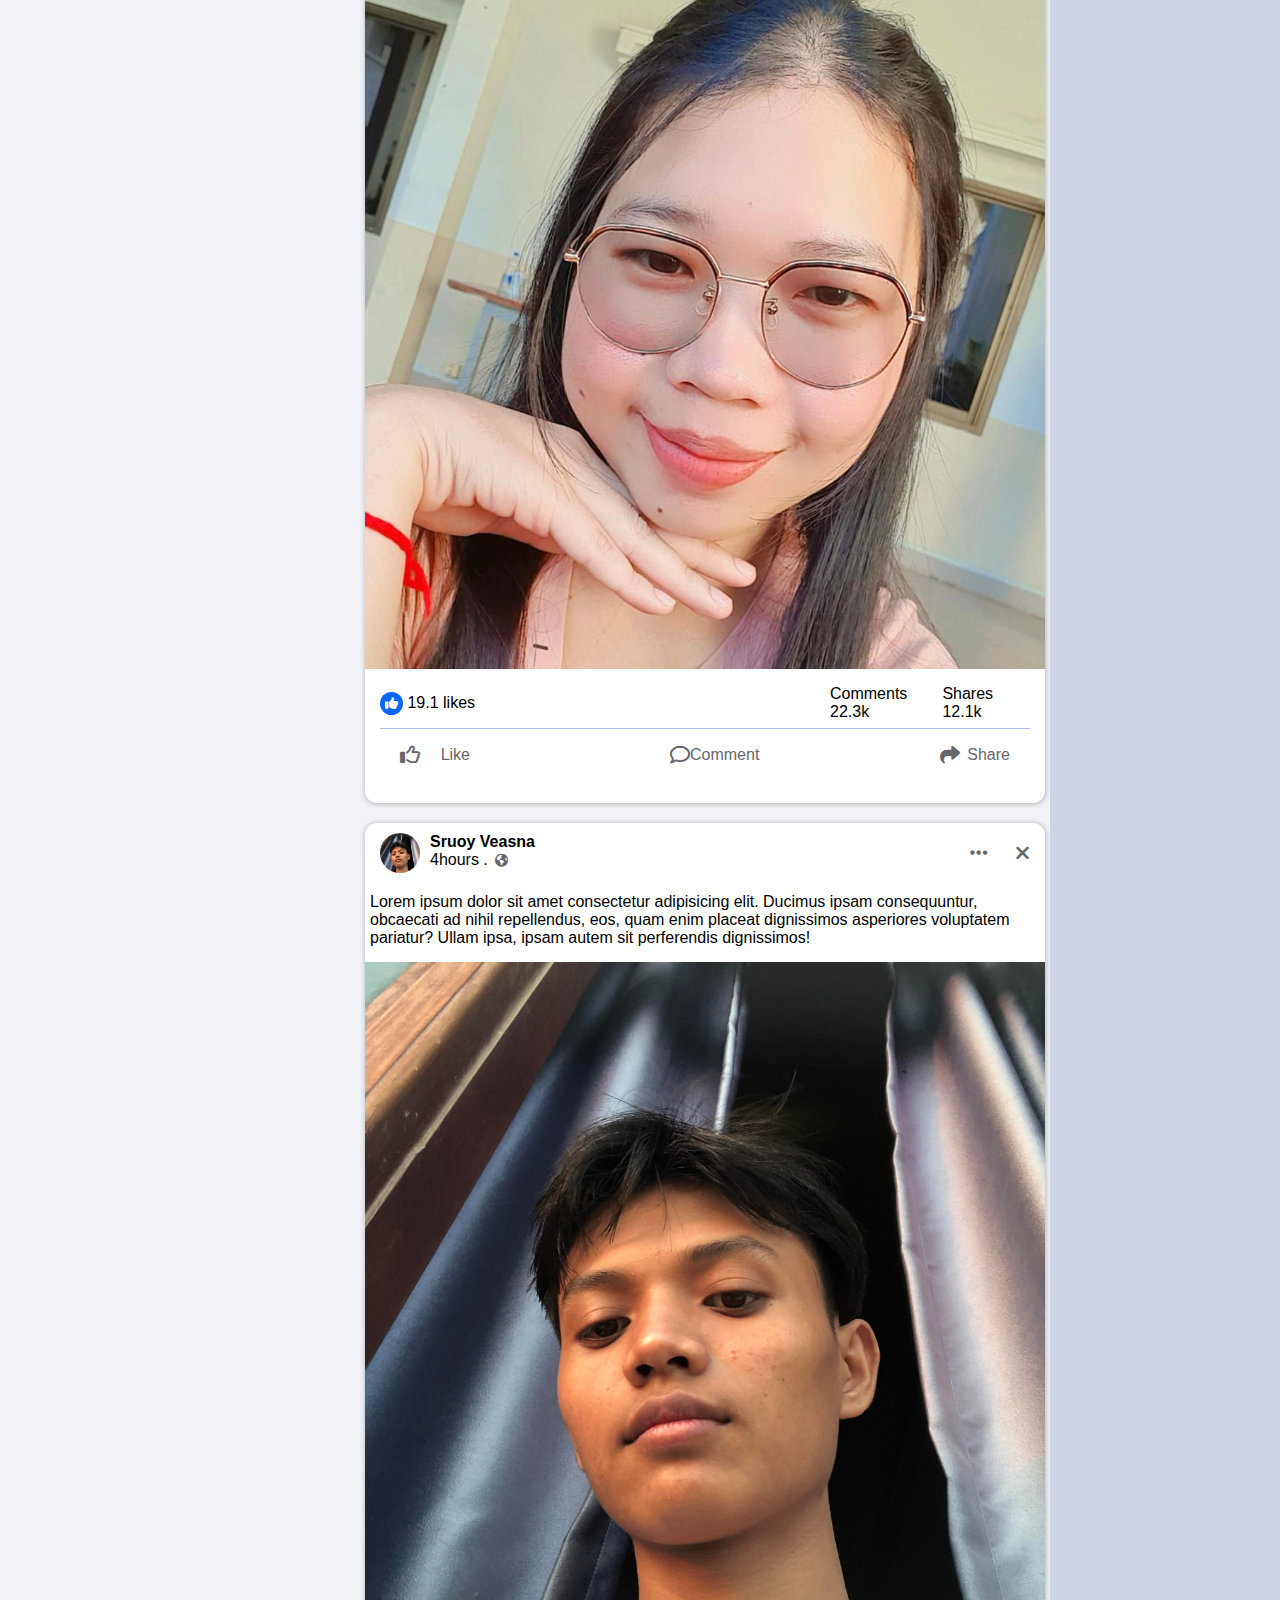
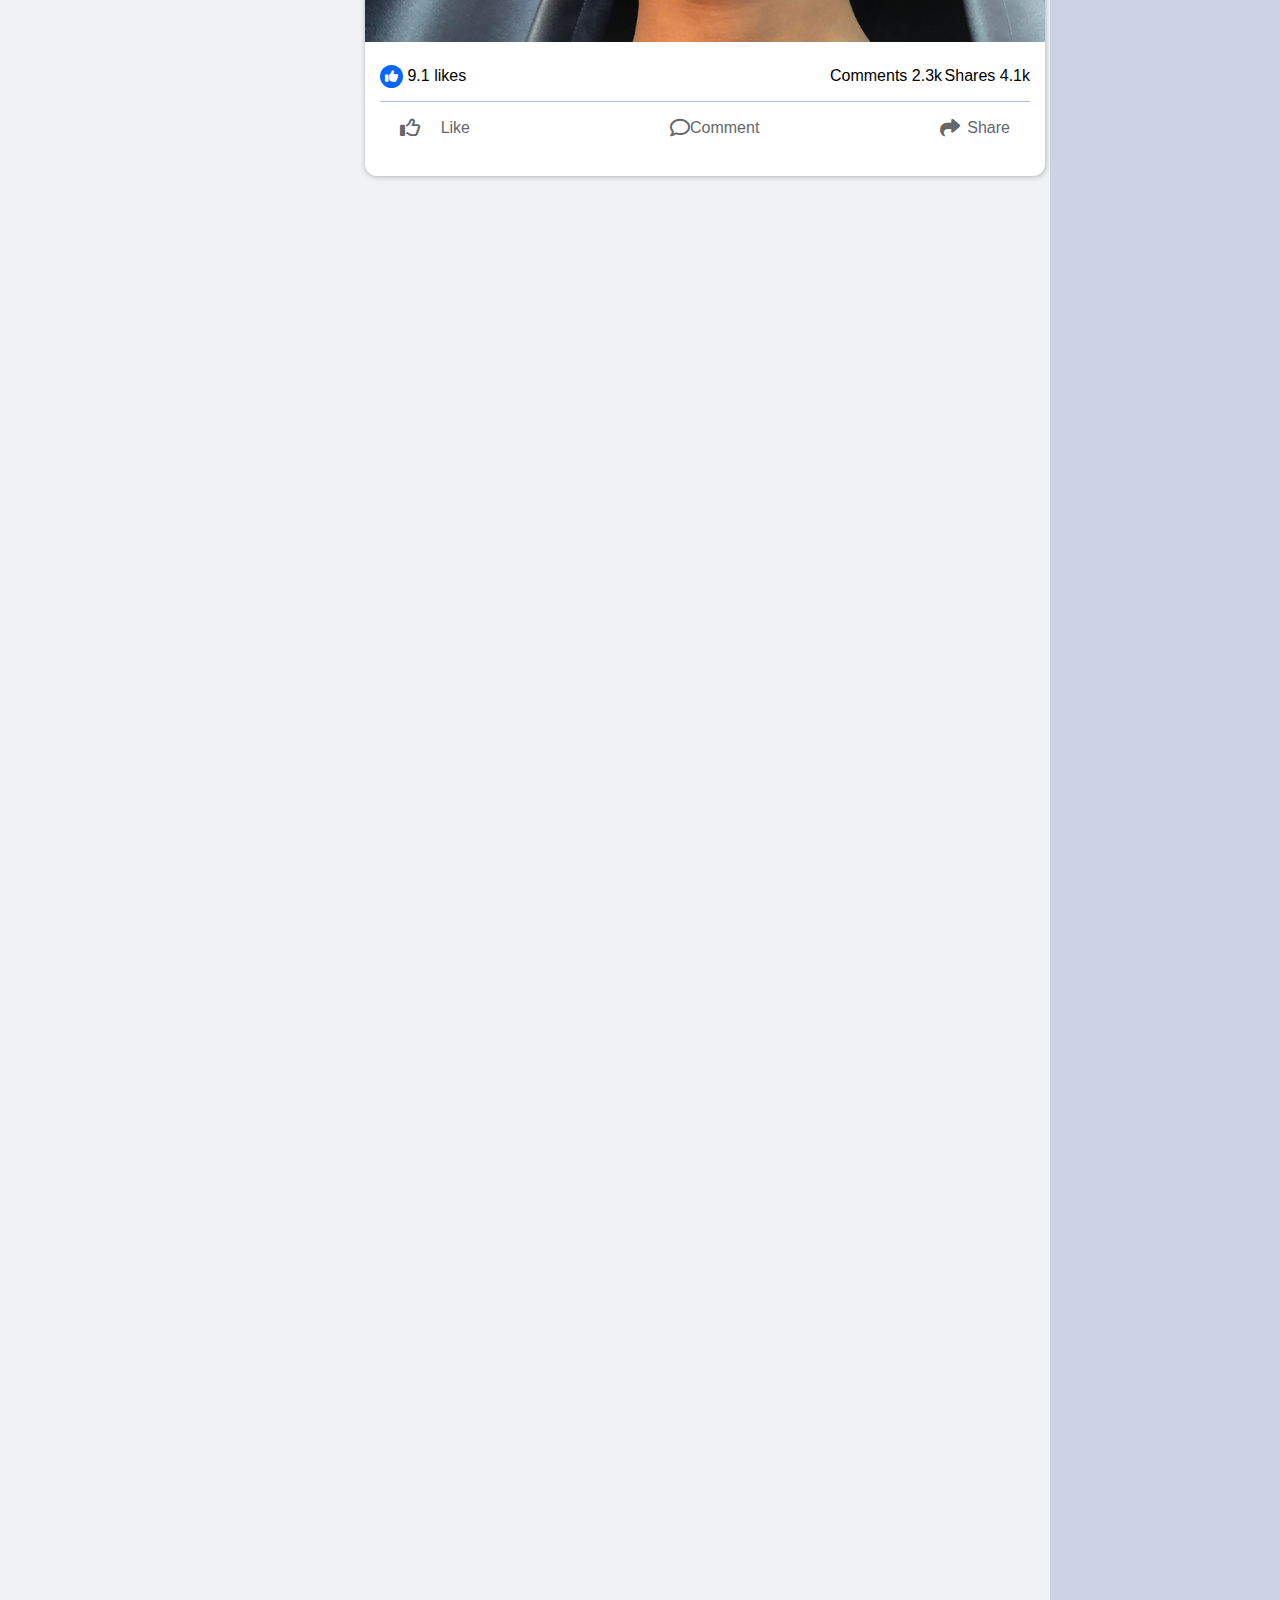
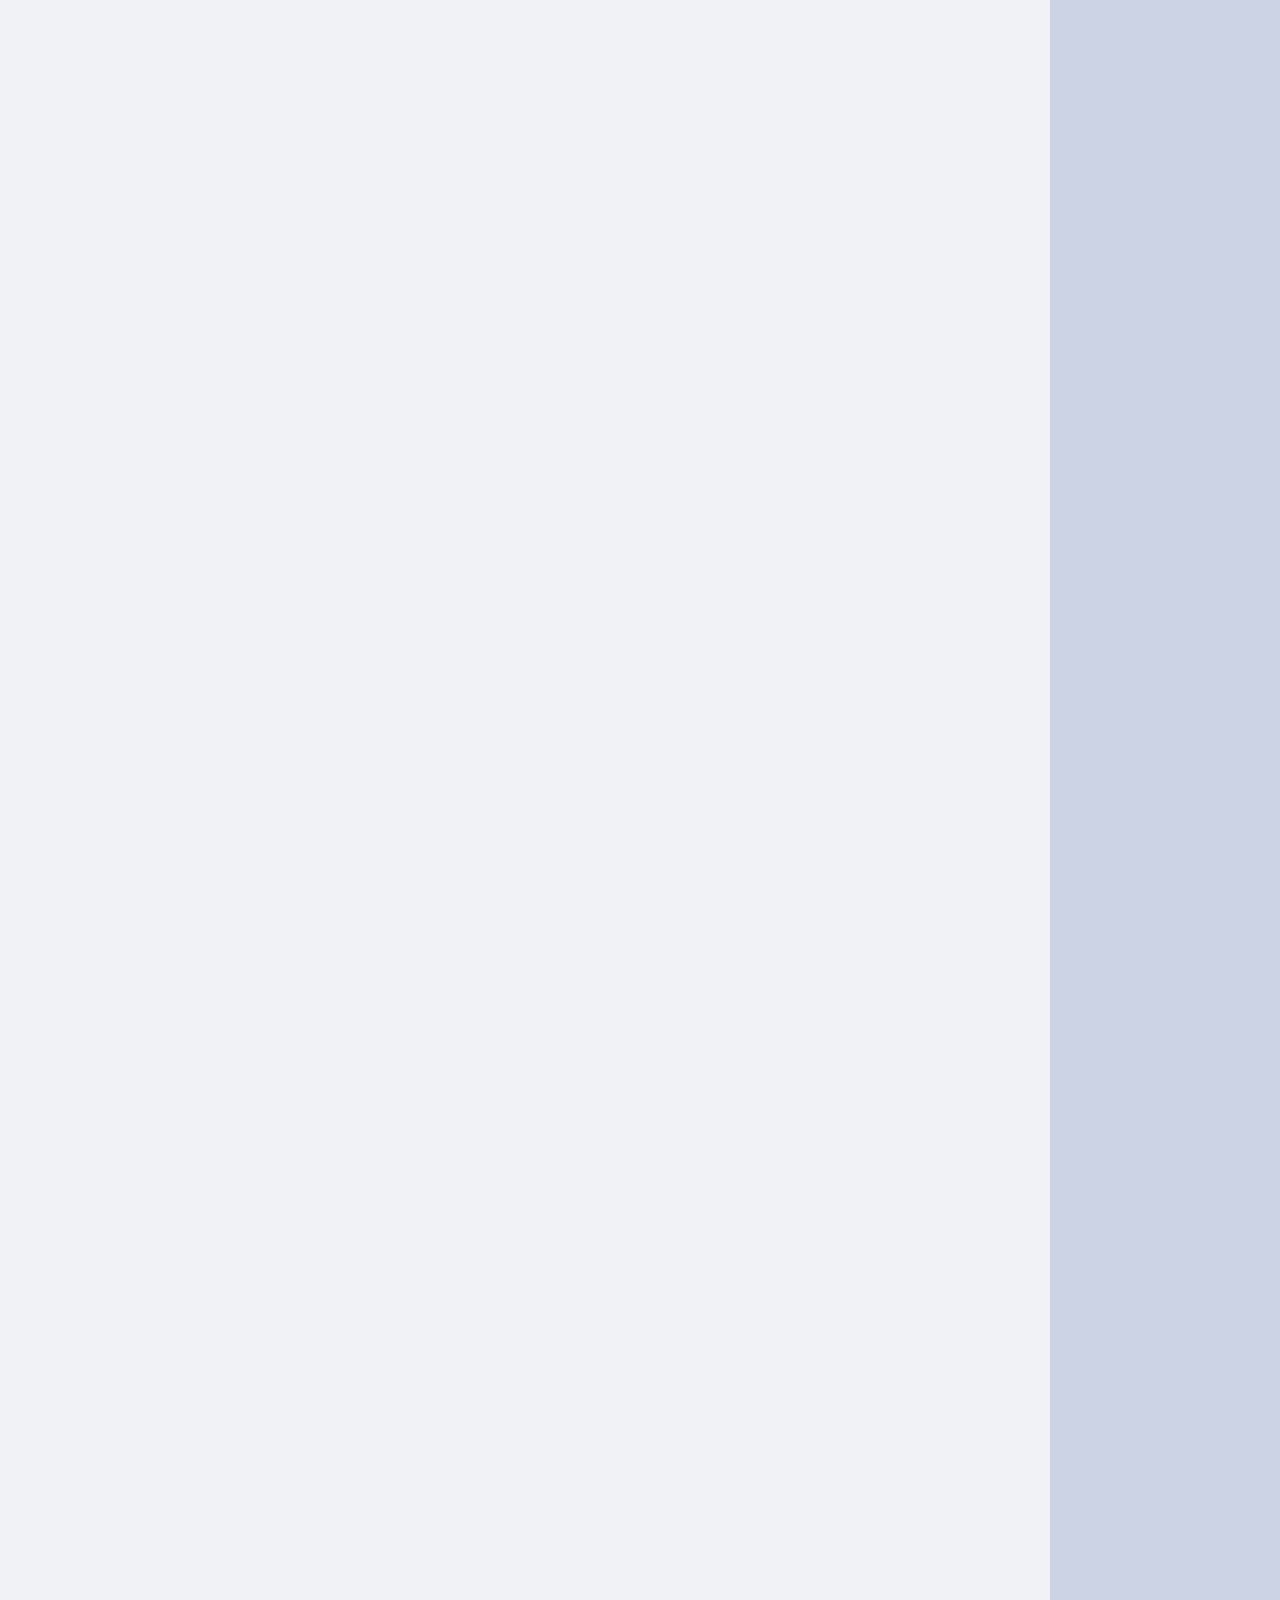
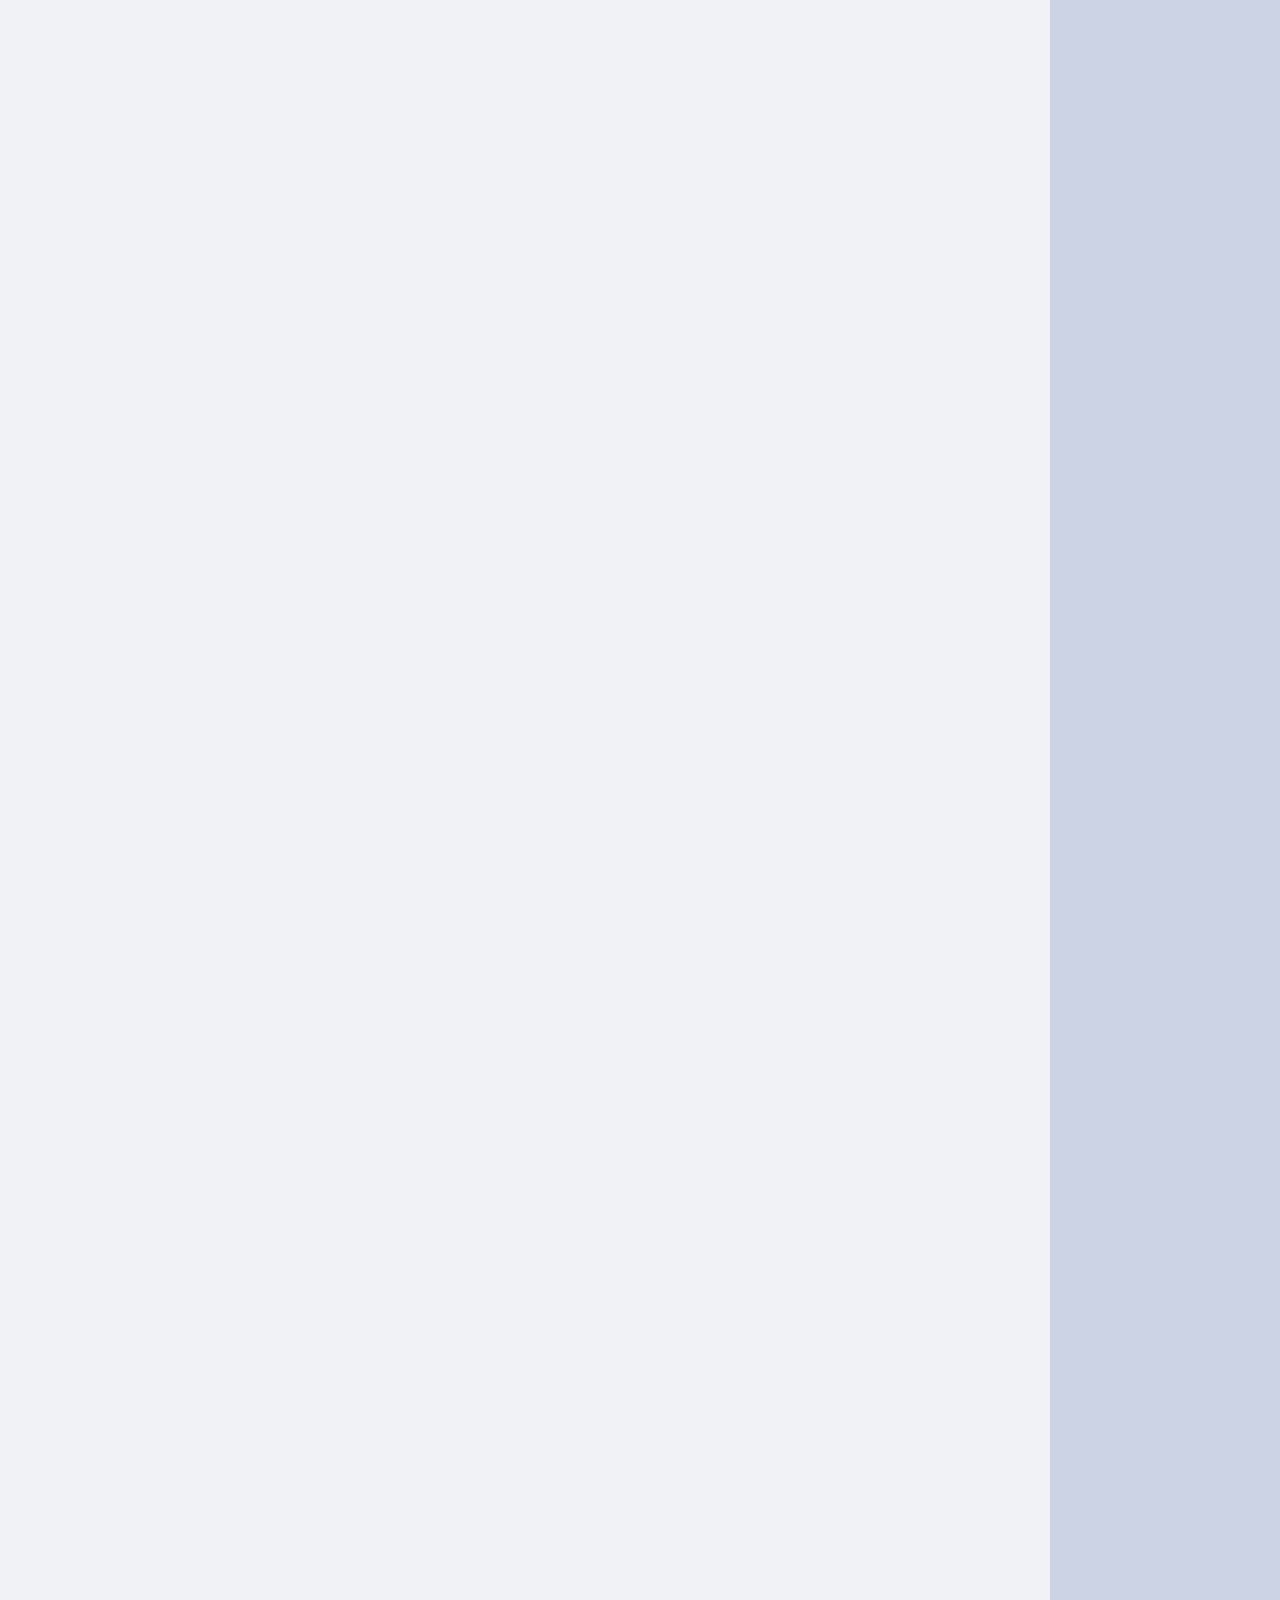
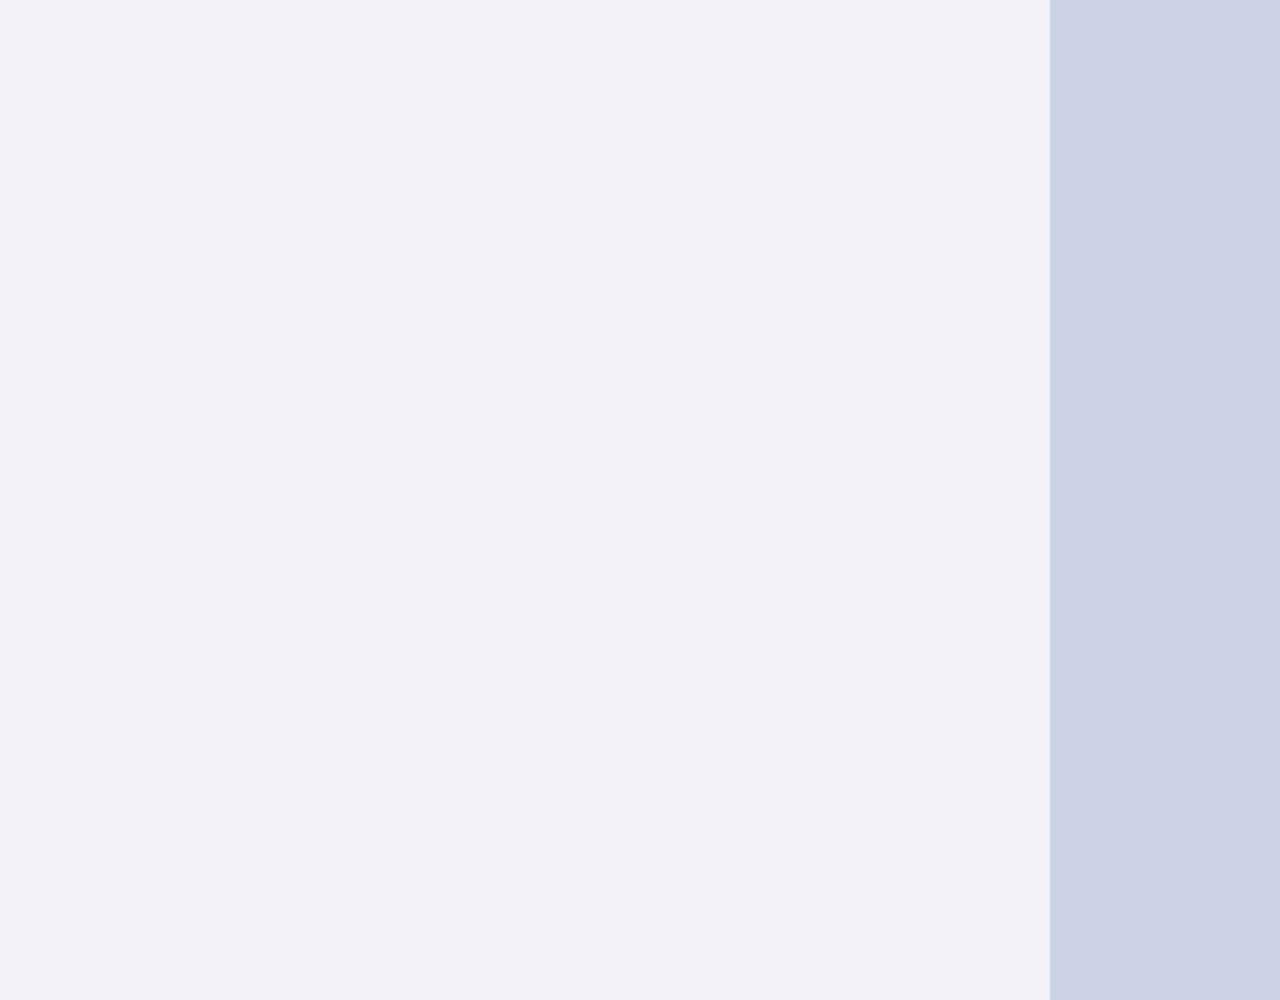
<file: account.html>
<!DOCTYPE html>
<html lang="en">
  <head>
    <meta charset="UTF-8" />
    <meta name="viewport" content="width=device-width, initial-scale=1.0" />
    <link rel="stylesheet" href="styles.css" />
    <link
      rel="stylesheet"
      href="https://cdnjs.cloudflare.com/ajax/libs/font-awesome/6.5.1/css/all.min.css"
    />
    <title>Document</title>
  </head>
  <body>
    <section id="head">
      <div class="blog1">
        <div class="logo">
          <a href="index.html"><i class="fa-brands fa-facebook"></i></a>
        </div>
        <div class="search">
          <input
            type="text"
            name=""
            id="searchInput"
            placeholder="&#xF002; Search Facebook"
            style="font-family: Arial, FontAwesome"
          />
        </div>
        <div class="his" id="historyBox">
          <div class="New-Edit">
            <div class="new"><h3>Recent</h3></div>
            <div class="edit"><a href="">Edit</a></div>
          </div>
          <ul>
            <li>
              <div class="history-list" id="historyList">
                <div class="img"></div>
                <div class="name-act">
                  <div class="name"></div>
                  <div class="circle"></i></div>
                  <div class="des"></div>
                </div>
                <div class="x">x</div>
              </div>
            </li>
          </ul> 
        </div>
      </div>
      <div class="blog2">
        <ul>
          <li>
            <a href="index.html" >
              <i class="fa-solid fa-house"></i>                     
            </a> 
            
            <div class="label">
              <p>Home</p>
            </div>          
          </li>
          <li>
            <a href="friend.html" >
              <i class="fa-solid fa-user-group"></i>         
            </a> 
            <div class="label">
              <p>Group</p>
            </div>          
          </li>
          <li>
            <a href="video.html">
              <i class="fa-solid fa-tv"></i>          
            </a> 
            <div class="label">
              <p>Video</p>
            </div>          
          </li>
          <li>
            <a href="shop.html">
              <i class="fa-solid fa-store"></i>          
            </a> 
            <div class="label">
              <p>Marketplace</p>
            </div>          
          </li>
          <li>
            <a href="account.html" class="color">
              <i class="fa-regular fa-user"></i>          
            </a> 
            <div class="line"></div> 
            <div class="label">
              <p>Friend Request</p>
            </div>          
          </li>
          
        </ul>
      </div>
      <div class="blog3">
        <div class="menu-group">
          <ul>
            <li>
              <a href="#" class="menu-img" id="toggleButton"><img src="images/img_63957.png" alt=""></a>
              <div class="label">
                <p>Menu</p>
              </div>
              <div class="menu-feature" id="box">
                <div class="label-men"><h1>Menu</h1></div>
                <div class="group-feat">
                  <div class="feature-name">
                    <div class="socail">
                      <div class="social-label"><h3>Socail</h3></div>
                      <div class="f1">
                        <div class="f-img"><img src="images/calendar-icon-transparent-8.jpg" alt=""></div>
                        <div class="f-des">
                          <div class="h4">Event</div>
                          <p>injoiying with your holiday in khmer new year</p>
                        </div>
                      </div>
                      <div class="f1">
                        <div class="f-img"><img src="images/friends-icon-png-20.jpg" alt=""></div>
                        <div class="f-des">
                          <div class="h4">Friend</div>
                          <p>injoiying with your holiday in khmer new year</p>
                        </div>
                      </div>
                      <div class="f1">
                        <div class="f-img"><img src="images/group_buying_996806.png" alt=""></div>
                        <div class="f-des">
                          <div class="h4">Group</div>
                          <p>injoiying with your holiday in khmer new year</p>
                        </div>
                      </div>
                      <div class="f1">
                        <div class="f-img"><img src="images/Info_icon_002.svg.png" alt=""></div>
                        <div class="f-des">
                          <div class="h4">Information</div>
                          <p>injoiying with your holiday in khmer new year</p>
                        </div>
                      </div>
                      <div class="f1">
                        <div class="f-img"><img src="images/facebook-page-icon-0.jpg" alt=""></div>
                        <div class="f-des">
                          <div class="h4">Page</div>
                          <p>injoiying with your holiday in khmer new year</p>
                        </div>
                      </div>
                    </div>
                    <div class="feelings">
                      <div class="social-label"><h3>Feelings</h3></div>
                      <div class="f1">
                        <div class="f-img"><img src="images/calendar-icon-transparent-8.jpg" alt=""></div>
                        <div class="f-des">
                          <div class="h4">Event</div>
                          <p>injoiying with your holiday in khmer new year</p>
                        </div>
                      </div>
                      <div class="f1">
                        <div class="f-img"><img src="images/friends-icon-png-20.jpg" alt=""></div>
                        <div class="f-des">
                          <div class="h4">Friend</div>
                          <p>injoiying with your holiday in khmer new year</p>
                        </div>
                      </div>
                      <div class="f1">
                        <div class="f-img"><img src="images/group_buying_996806.png" alt=""></div>
                        <div class="f-des">
                          <div class="h4">Group</div>
                          <p>injoiying with your holiday in khmer new year</p>
                        </div>
                      </div>
                      <div class="f1">
                        <div class="f-img"><img src="images/Info_icon_002.svg.png" alt=""></div>
                        <div class="f-des">
                          <div class="h4">Information</div>
                          <p>injoiying with your holiday in khmer new year</p>
                        </div>
                      </div>
                      <div class="f1">
                        <div class="f-img"><img src="images/facebook-page-icon-0.jpg" alt=""></div>
                        <div class="f-des">
                          <div class="h4">Page</div>
                          <p>injoiying with your holiday in khmer new year</p>
                        </div>
                      </div>
                    </div>
                    <div class="personal">
                      <div class="social-label"><h3>Community Resources</h3></div>
                      <div class="f1">
                        <div class="f-img"><img src="images/calendar-icon-transparent-8.jpg" alt=""></div>
                        <div class="f-des">
                          <div class="h4">Event</div>
                          <p>injoiying with your holiday in khmer new year</p>
                        </div>
                      </div>
                      <div class="f1">
                        <div class="f-img"><img src="images/friends-icon-png-20.jpg" alt=""></div>
                        <div class="f-des">
                          <div class="h4">Friend</div>
                          <p>injoiying with your holiday in khmer new year</p>
                        </div>
                      </div>
                      <div class="f1">
                        <div class="f-img"><img src="images/group_buying_996806.png" alt=""></div>
                        <div class="f-des">
                          <div class="h4">Group</div>
                          <p>injoiying with your holiday in khmer new year</p>
                        </div>
                      </div>
                      <div class="f1">
                        <div class="f-img"><img src="images/Info_icon_002.svg.png" alt=""></div>
                        <div class="f-des">
                          <div class="h4">Information</div>
                          <p>injoiying with your holiday in khmer new year</p>
                        </div>
                      </div>
                      <div class="f1">
                        <div class="f-img"><img src="images/facebook-page-icon-0.jpg" alt=""></div>
                        <div class="f-des">
                          <div class="h4">Page</div>
                          <p>injoiying with your holiday in khmer new year</p>
                        </div>
                      </div>
                    </div>
                    <div class="community">
                      <div class="social-label"><h3>Personal</h3></div>
                      <div class="f1">
                        <div class="f-img"><img src="images/calendar-icon-transparent-8.jpg" alt=""></div>
                        <div class="f-des">
                          <div class="h4">Event</div>
                          <p>injoiying with your holiday in khmer new year</p>
                        </div>
                      </div>
                      <div class="f1">
                        <div class="f-img"><img src="images/friends-icon-png-20.jpg" alt=""></div>
                        <div class="f-des">
                          <div class="h4">Friend</div>
                          <p>injoiying with your holiday in khmer new year</p>
                        </div>
                      </div>
                      <div class="f1">
                        <div class="f-img"><img src="images/group_buying_996806.png" alt=""></div>
                        <div class="f-des">
                          <div class="h4">Group</div>
                          <p>injoiying with your holiday in khmer new year</p>
                        </div>
                      </div>
                      <div class="f1">
                        <div class="f-img"><img src="images/Info_icon_002.svg.png" alt=""></div>
                        <div class="f-des">
                          <div class="h4">Information</div>
                          <p>injoiying with your holiday in khmer new year</p>
                        </div>
                      </div>
                      <div class="f1">
                        <div class="f-img"><img src="images/facebook-page-icon-0.jpg" alt=""></div>
                        <div class="f-des">
                          <div class="h4">Page</div>
                          <p>injoiying with your holiday in khmer new year</p>
                        </div>
                      </div>
                    </div>
                  </div>
                  <div class="create">
                    <div class="label-create"><h3>Create</h3></div>
                    <div class="create-op">
                      <ul>
                        <li>
                          <div class="icon"><i class="fa-solid fa-signs-post"></i></div>
                          <a href="#">Status</a>
  
                        </li>
                        <li>
                          <div class="icon"><i class="fa-solid fa-book-open"></i></div>
                          <a href="#">Story</a>
                        </li>
                        <li>
                          <div class="icon"><i class="fa-solid fa-photo-film"></i></i></div>
                          <a href="#">Reel</a>
                        </li>
                        <li>
                          <div class="icon"><i class="fa-solid fa-calendar-days"></i></i></div>
                          <a href="#">Event</a>
                        </li>
                      </ul>
                      <hr>
                      <ul>
                        <li>
                          <div class="icon"><i class="fa-solid fa-signs-post"></i></div>
                          <a href="#">Status</a>
  
                        </li>
                        <li>
                          <div class="icon"><i class="fa-solid fa-book-open"></i></div>
                          <a href="#">Story</a>
                        </li>
                        <li>
                          <div class="icon"><i class="fa-solid fa-photo-film"></i></i></div>
                          <a href="#">Reel</a>
                        </li>
                        <li>
                          <div class="icon"><i class="fa-solid fa-calendar-days"></i></i></div>
                          <a href="#">Event</a>
                        </li>
                      </ul>
                    </div>
                  </div>
                </div>
              </div> 
            </li>
            <li>
              <a href="#" id="toggleButton1"><i class="fa-brands fa-facebook-messenger"></i></a>
              <div class="label">
                <p>Messenger</p>
              </div>
              <div class="chat-container" id="box1">
                <div class="chat-opt">
                  <div class="chat-label"><h1>Chats</h1></div>
                  <div class="opts">
                    <div class="opt1"><i class="fa-solid fa-ellipsis"></i></div>
                    <div class="opt1"><i class="fa-solid fa-expand"></i></div>
                    <div class="opt1"><i class="fa-solid fa-square-pen"></i></div>
                  </div>
                </div>
                <div class="chat-search">
                  <input
                    type="text"
                    name=""
                    id="searchInput"
                    placeholder="&#xF002; Search Messenger"
                    style="font-family: Arial, FontAwesome"
                  />
                </div>
                <div class="inbox">
                  <div class="inbox-label"><h4>Inbox</h4></div>
                  <div class="com"><h4>Community</h4></div>
                </div>
                <div class="mes-container">
                  <ul id="messageList"></ul>
                </div>
              </div>
            </li>
            <li>
              <a href="#" id="toggleButton2"><i class="fa-solid fa-bell"></i></a>
              <div class="label">
                <p>Notifications</p>
              </div>
              <div class="notific-container" id="box2">
                <div class="notif-lable">
                  <div class="label2"><h2>Notification</h2></div>
                  <div class="icon"><i class="fa-solid fa-ellipsis"></i></div>
                </div>
                <div class="all-read">
                  <h4>All</h4>
                  <h4>Unread</h4>
                </div>
                <div class="new-see">
                  <h4>New</h4>
                  <h4>See all</h4>
                </div>
                <div class="list-notify">
                  <ul></ul>
                </div>
              </div>
            </li>
            <li>
              <a href="#" ><div class="acc-img"><img src="images/veasna.jpg" alt=""></div></a>
              <div class="label">
                <p>Account</p>
              </div>
            </li>
          </ul>
        </div>
      </div>
    </section>
    <section id="content">
      <div class="content1">
        <div class="user-list">
          <ul>
            <li>
              <div class="user-pro">
                <div class="pro-pic"></div><div class="username"></div>
              </div>
            </li>
          </ul>
          <div class="drop">
            <i class="fa-solid fa-chevron-down"></i>
            <h4>See more</h4>
          </div>
          <div class="line-l"></div>
          <div class="label-short">
            <h4>Your shortcuts</h4><h4 style="color: #0866ff;">Edit</h4>
          </div>
            <div class="shortcut-list">
              <ul>
                <li>
                  <div class="short-cut">
                    <div class="short-icon"></div><div class="short-name"></div>
                  </div>
                </li>
              </ul>
            </div>
            <div class="drop">
              <i class="fa-solid fa-chevron-down"></i>
              <h4>See more</h4>
            </div>
            <div class="line-l"></div>
            <div class="label-short">
              <h4>Your shortcuts</h4><h4 style="color: #0866ff;">Edit</h4>
            </div>
        </div>
      </div>
      <div class="content2">
        <div class="story-box">
          <div class="box">
            
            <div class="create-story"><div class="button"><i class="fa-solid fa-plus"></i></div><p>Create Story</p></div>
            
          </div>
          <div class="box1">
            <div class="stor-pro"></div>
            <div class="story-pro"><img src="images/chhunleng.jpg" alt=""></div>
            <h4>Chhoun Chhunleng</h4>
          </div>
          <div class="box2 ">
            <div class="stor-pro"></div>
            <div class="story-pro"><img src="images/menghorng.jpg" alt=""></div>
            <h4>Meng Horng</h4>
          </div>
          <div class="box3">
            <div class="stor-pro"></div>
            <div class="story-pro"><img src="images/chhorm.jpg" alt=""></div>
            <h4>Chhorn Chhorm</h4>
          </div>
          <div class="box4">
            <div class="stor-pro"></div>
            <div class="story-pro"><img src="images/ousa.jpg" alt=""></div>
            <h4>Ang Ousa</h4>
          </div>
        </div>
        <div class="function">
          <div class="pro-stat">
            <div class="account-pro"><img src="images/veasna.jpg" alt=""></div>
            <input type="text" placeholder="What's on your mine ,Veasna ?">
          </div>
          <div class="line-2"></div>
          <div class="menu-function">
            <div class="f-box">
              <i class="fa-solid fa-video"></i>
              <h4>Live Video</h4>
            </div>
            <div class="f-box">
              <i class="fa-solid fa-images"></i>
              <h4>Photo/Video</h4>
            </div>
            <div class="f-box">
              <i class="fa-regular fa-face-smile"></i>
              <h4>Feeling/Activity</h4>
            </div>
          </div>
        </div>
        <div class="post-box">
          <div class="profiles-sett">
            <div class="profile-name">
              <div class="user-profiles"><img src="images/seth.jpg" alt=""></div>
              <div class="name-des">
                <h4>ACLEDA Bank plc</h4>
                <div class="status-public">
                  <p>4hours .</p><i class="fa-solid fa-earth-americas"></i>
                </div>
              </div>
            </div>
            <div class="setting">
              <i class="fa-solid fa-ellipsis"></i>
              <i class="fa-solid fa-xmark"></i>
            </div>
          </div>
          <div class="caption">
            <p>Lorem ipsum dolor sit amet consectetur adipisicing elit. Ducimus ipsam consequuntur, obcaecati ad nihil repellendus, eos, quam enim placeat dignissimos asperiores voluptatem pariatur? Ullam ipsa, ipsam autem sit perferendis dignissimos!</p>
          </div>
          <div class="post-img">
            <img src="images/heng.jpg" alt="">
          </div>
          <div class="action-box">
            <div class="action-label">
              <div class="like"><i class="fa-solid fa-thumbs-up"></i>  9.1 likes</div>
              <div class="com-share">
                <div class="comment"><p>Comments 2.3k</p></div>
                <div class="share">Shares 1.1k</div>
              </div>
            </div>
            <div class="line-2"></div>
            <div class="action-icon">
              <div class="b1">
                <i class="fa-regular fa-thumbs-up"></i>
                <p>Like</p>
              </div>
              <div class="b1">
                <i class="fa-regular fa-comment"></i>
                <p>Comment</p>
              </div>
              <div class="b1">
                <i class="fa-solid fa-share"></i>
                <p>Share</p>
              </div>
            </div>
            
          </div>
        </div>
        <div class="post-box">
          <div class="profiles-sett">
            <div class="profile-name">
              <div class="user-profiles"><img src="images/ousa.jpg" alt=""></div>
              <div class="name-des">
                <h4>ACLEDA Bank plc</h4>
                <div class="status-public">
                  <p>4hours .</p><i class="fa-solid fa-earth-americas"></i>
                </div>
              </div>
            </div>
            <div class="setting">
              <i class="fa-solid fa-ellipsis"></i>
              <i class="fa-solid fa-xmark"></i>
            </div>
          </div>
          <div class="caption">
            <p>Every moment with you is a treasure, and I cherish the love we share more than words can express.</p>
          </div>
          <div class="post-img">
            <img src="images/leakhena.jpg" alt="">
          </div>
          <div class="action-box">
            <div class="action-label">
              <div class="like"><i class="fa-solid fa-thumbs-up"></i>  19.1 likes</div>
              <div class="com-share">
                <div class="comment"><p>Comments 22.3k</p></div>
                <div class="share">Shares 12.1k</div>
              </div>
            </div>
            <div class="line-2"></div>
            <div class="action-icon">
              <div class="b1">
                <i class="fa-regular fa-thumbs-up"></i>
                <p>Like</p>
              </div>
              <div class="b1">
                <i class="fa-regular fa-comment"></i>
                <p>Comment</p>
              </div>
              <div class="b1">
                <i class="fa-solid fa-share"></i>
                <p>Share</p>
              </div>
            </div>
            
          </div>
        </div>
        <div class="post-box">
          <div class="profiles-sett">
            <div class="profile-name">
              <div class="user-profiles"><img src="images/veasna.jpg" alt=""></div>
              <div class="name-des">
                <h4>Sruoy Veasna</h4>
                <div class="status-public">
                  <p>4hours .</p><i class="fa-solid fa-earth-americas"></i>
                </div>
              </div>
            </div>
            <div class="setting">
              <i class="fa-solid fa-ellipsis"></i>
              <i class="fa-solid fa-xmark"></i>
            </div>
          </div>
          <div class="caption">
            <p>Lorem ipsum dolor sit amet consectetur adipisicing elit. Ducimus ipsam consequuntur, obcaecati ad nihil repellendus, eos, quam enim placeat dignissimos asperiores voluptatem pariatur? Ullam ipsa, ipsam autem sit perferendis dignissimos!</p>
          </div>
          <div class="post-img">
            <img src="images/veasna.jpg" alt="">
          </div>
          <div class="action-box">
            <div class="action-label">
              <div class="like"><i class="fa-solid fa-thumbs-up"></i>  9.1 likes</div>
              <div class="com-share">
                <div class="comment"><p>Comments 2.3k</p></div>
                <div class="share">Shares 4.1k</div>
              </div>
            </div>
            <div class="line-2"></div>
            <div class="action-icon">
              <div class="b1">
                <i class="fa-regular fa-thumbs-up"></i>
                <p>Like</p>
              </div>
              <div class="b1">
                <i class="fa-regular fa-comment"></i>
                <p>Comment</p>
              </div>
              <div class="b1">
                <i class="fa-solid fa-share"></i>
                <p>Share</p>
              </div>
            </div>
            
          </div>
        </div>
      </div>
      <div class="content3">
        <div class="show-bar">
          <div class="c1"><h4>Your Pages and Profiles</h4><h4 style="color: #0866ff;">Edit</h4></div>
          <div class="c2"><div class="d1"><img src="images/veasna.jpg" alt=""></div><div class="l1"><h4>Veasna Sruoy</h4></div></div>
          <div class="c3"><i class="fa-solid fa-paper-plane"></i><div class="l2"><h4>Switch to page</h4></div></div>
          <div class="line-2"></div>
          <div class="c4"><h4>Contact</h4><i class="fa-solid fa-magnifying-glass"></i></div>
          <div class="c5">
            <div class="p1"><img src="images/visal.jpg" alt=""></div><div class="let1"><p>Piseth Visal</p><i class="fa-solid fa-circle"></i></div>
          </div>
          <div class="c5">
            <div class="p1"><img src="images/va.jpg" alt=""></div><div class="let1"><p>Phorn Senngva</p><i class="fa-solid fa-circle"></i></div>
          </div>
          <div class="c5">
            <div class="p1"><img src="images/yuthy.jpg" alt=""></div><div class="let1"><p>Dorn Yuth</p><i class="fa-solid fa-circle"></i></div>
          </div>
          <div class="c5">
            <div class="p1"><img src="images/chhunleng.jpg" alt=""></div><div class="let1"><p>Chhoun Chhunleng</p><i class="fa-solid fa-circle"></i></div>
          </div>
          <div class="c5">
            <div class="p1"><img src="images/ousa.jpg" alt=""></div><div class="let1"><p>Ang Ousa</p><i class="fa-solid fa-circle"></i></div>
          </div>
          <div class="c5">
            <div class="p1"><img src="images/mey.jpg" alt=""></div><div class="let1"><p>Sruoy Meymey</p><i class="fa-solid fa-circle"></i></div>
          </div>
          <div class="line-2"></div>
          <div class="c5">
            <div class="p1"><img src="images/seth.jpg" alt=""></div><div class="let1"><p>Cheap Piseth</p><i class="fa-solid fa-circle"></i></div>
          </div>
          <div class="c5">
            <div class="p1"><img src="images/leakhena.jpg" alt=""></div><div class="let1"><p>Heng Leakhena</p><i class="fa-solid fa-circle"></i></div>
          </div>
          <div class="c5">
            <div class="p1"><img src="images/menghorng.jpg" alt=""></div><div class="let1"><p>Hak Menghorng</p><i class="fa-solid fa-circle"></i></div>
          </div>
          <div class="c5">
            <div class="p1"><img src="images/thornin.jpg" alt=""></div><div class="let1"><p>Morn Sombathornin</p><i class="fa-solid fa-circle"></i></div>
          </div>
        </div>
      </div>
    </section>
    <script src="script.js"></script>
  </body>
  <script>
    // Array data for images, names, descriptions, and 'x'
    const historyData = [
      ["Ang Ousa", "images/ousa.jpg", "1 new reaction to the latest post", "x"],
      ["Mey Mey", "images/mey.jpg", "2 new", "x"],
      ["Morn Thornin", "images/thornin.jpg", "3 new", "x"],
      ["Pu Heng", "images/heng.jpg", "2 new reaction to the latest post", "x"],
      ["Sengva Phorn", "images/va.jpg", "5 new", "x"],
      ["Cheap Piseth", "images/seth.jpg", "9+ new", "x"],
      ["Chhorn Chhorm", "images/chhorm.jpg", "2 new", "x"],
      ["Chhuon Chhunleng", "images/chhunleng.jpg", "2 new", "x"],
      
    ];

    // Function to populate history list
    function populateHistoryList() {
      const historyList = document.querySelector(".his ul");
      historyList.innerHTML = ""; // Clear previous content

      historyData.forEach((profile) => {
        const listItem = document.createElement("li");

        const profileContainer = document.createElement("div");
        profileContainer.classList.add("history-list");

        const profileImage = document.createElement("img");
        profileImage.classList.add("img");
        profileImage.src = profile[1];

        const nameActContainer = document.createElement("div");
        nameActContainer.classList.add("name-act");

        const nameElement = document.createElement("div");
        nameElement.classList.add("name");
        nameElement.textContent = profile[0];

        const circleElement = document.createElement("div");
        circleElement.classList.add("circle");
        circleElement.innerHTML = '<i class="fa-solid fa-circle"></i>';

        const desElement = document.createElement("div");
        desElement.classList.add("des");
        desElement.textContent = profile[2];

        const removeButton = document.createElement("div");
        removeButton.classList.add("x");
        removeButton.textContent = profile[3];
        removeButton.addEventListener("click", () => {
          // Remove the corresponding profile from historyData array
          const index = historyData.findIndex((item) => item[0] === profile[0]);
          if (index !== -1) {
            historyData.splice(index, 1);
            populateHistoryList();
          }
        });

        nameActContainer.appendChild(nameElement);
        nameActContainer.appendChild(circleElement);
        nameActContainer.appendChild(desElement);

        profileContainer.appendChild(profileImage);
        profileContainer.appendChild(nameActContainer);
        profileContainer.appendChild(removeButton);

        listItem.appendChild(profileContainer);

        historyList.appendChild(listItem);
      });
    }

    // Call the function to populate history list
    populateHistoryList();
    const Historydatas = [
        ["Ang Ousa", "images/ousa.jpg", "1 new reaction to the latest post"],
        ["Mey", "images/mey.jpg", "i love you"],
        ["Visal", "images/visal.jpg", "hi brother"],
        ["Ratha", "images/ratha.jpg", "I want ice-cream"],
        ["Yuthy", "images/yuthy.jpg", "lalalala"],
        // Add more data here if needed
      ];

      function populateMessages() {
        const messageList = document.getElementById("messageList");

        // Clear existing content
        messageList.innerHTML = "";

        // Loop through Historydatas and create list items
        Historydatas.forEach((data) => {
          const [name, image, message] = data;

          const listItem = document.createElement("li");

          const profile = document.createElement("div");
          profile.classList.add("mes-prof");

          const profilePic = document.createElement("div");
          profilePic.classList.add("mes-pic");

          const profileImg = document.createElement("img");
          profileImg.src = image;
          profileImg.alt = name; // Provide alt text for accessibility
          profilePic.appendChild(profileImg);

          profile.appendChild(profilePic);

          const profileDesc = document.createElement("div");
          profileDesc.classList.add("mes-des");

          const profileName = document.createElement("div");
          profileName.classList.add("mes-name");
          profileName.innerHTML = `<h4>${name}</h4>`;
          profileDesc.appendChild(profileName);

          const profileChat = document.createElement("div");
          profileChat.classList.add("mes-chat");
          profileChat.innerHTML = `<p>${message}</p>`;
          profileDesc.appendChild(profileChat);

          profile.appendChild(profileDesc);
          listItem.appendChild(profile);

          messageList.appendChild(listItem);
        });
      }

      // Populate messages on page load
      populateMessages();
      const datahisry = [
  ["Ang Ousa", "images/ousa.jpg", "1 new reaction to the latest post"],
];

const historyData5 = [
    ["Store Cambo", "images/ratha.jpg"],
    ["Guitar", "images/lyta.jpg"],
    ["Market", "images/lyta.jpg"],
    ["Ware House", "images/ddc116.jpg"],
    ["Vanesa", "images/th.jpg"],
    ["Shop", "images/shop.jpg"],
];

// Function to create and append user items to the list
function createUserItem(user) {
    const [username, imageSrc] = user;

    // Create list item
    const listItem = document.createElement('li');

    // Create user profile container
    const userPro = document.createElement('div');
    userPro.classList.add('user-pro');

    // Create profile picture container
    const proPic = document.createElement('div');
    proPic.classList.add('pro-pic');
    const profileImage = document.createElement('img');
    profileImage.src = imageSrc;
    profileImage.alt = username;
    proPic.appendChild(profileImage);

    // Create username container
    const usernameContainer = document.createElement('div');
    usernameContainer.classList.add('username');
    usernameContainer.textContent = username;

    userPro.appendChild(proPic);
    userPro.appendChild(usernameContainer);

    listItem.appendChild(userPro);

    return listItem;
}

// Function to display users
function displayUsers() {
    const userList = document.querySelector('.user-list ul');
    // Clear existing items
    userList.innerHTML = '';

    // Loop through historyData5 and create user items
    historyData5.forEach(user => {
        const userItem = createUserItem(user);
        userList.appendChild(userItem);
    });
}

// Call the displayUsers function to initially populate the list
displayUsers();

  </script>
</html>
</file>
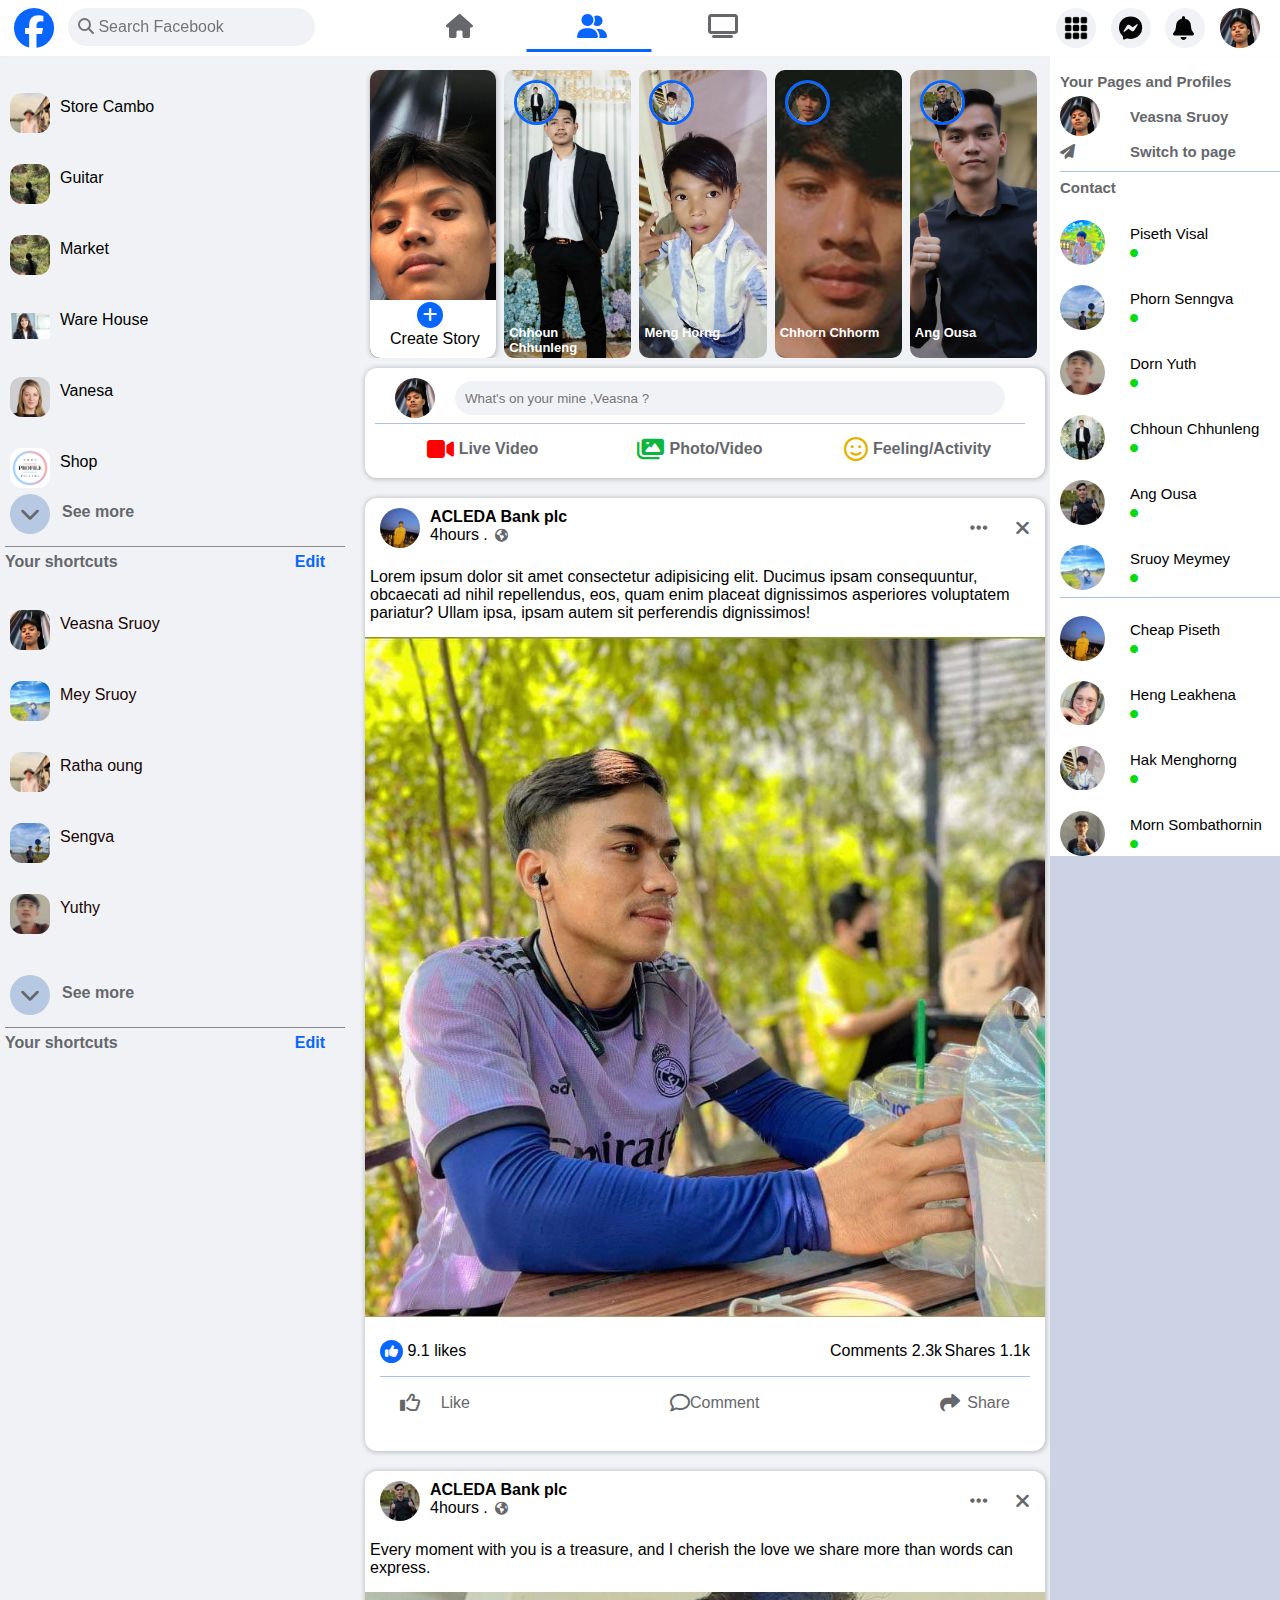
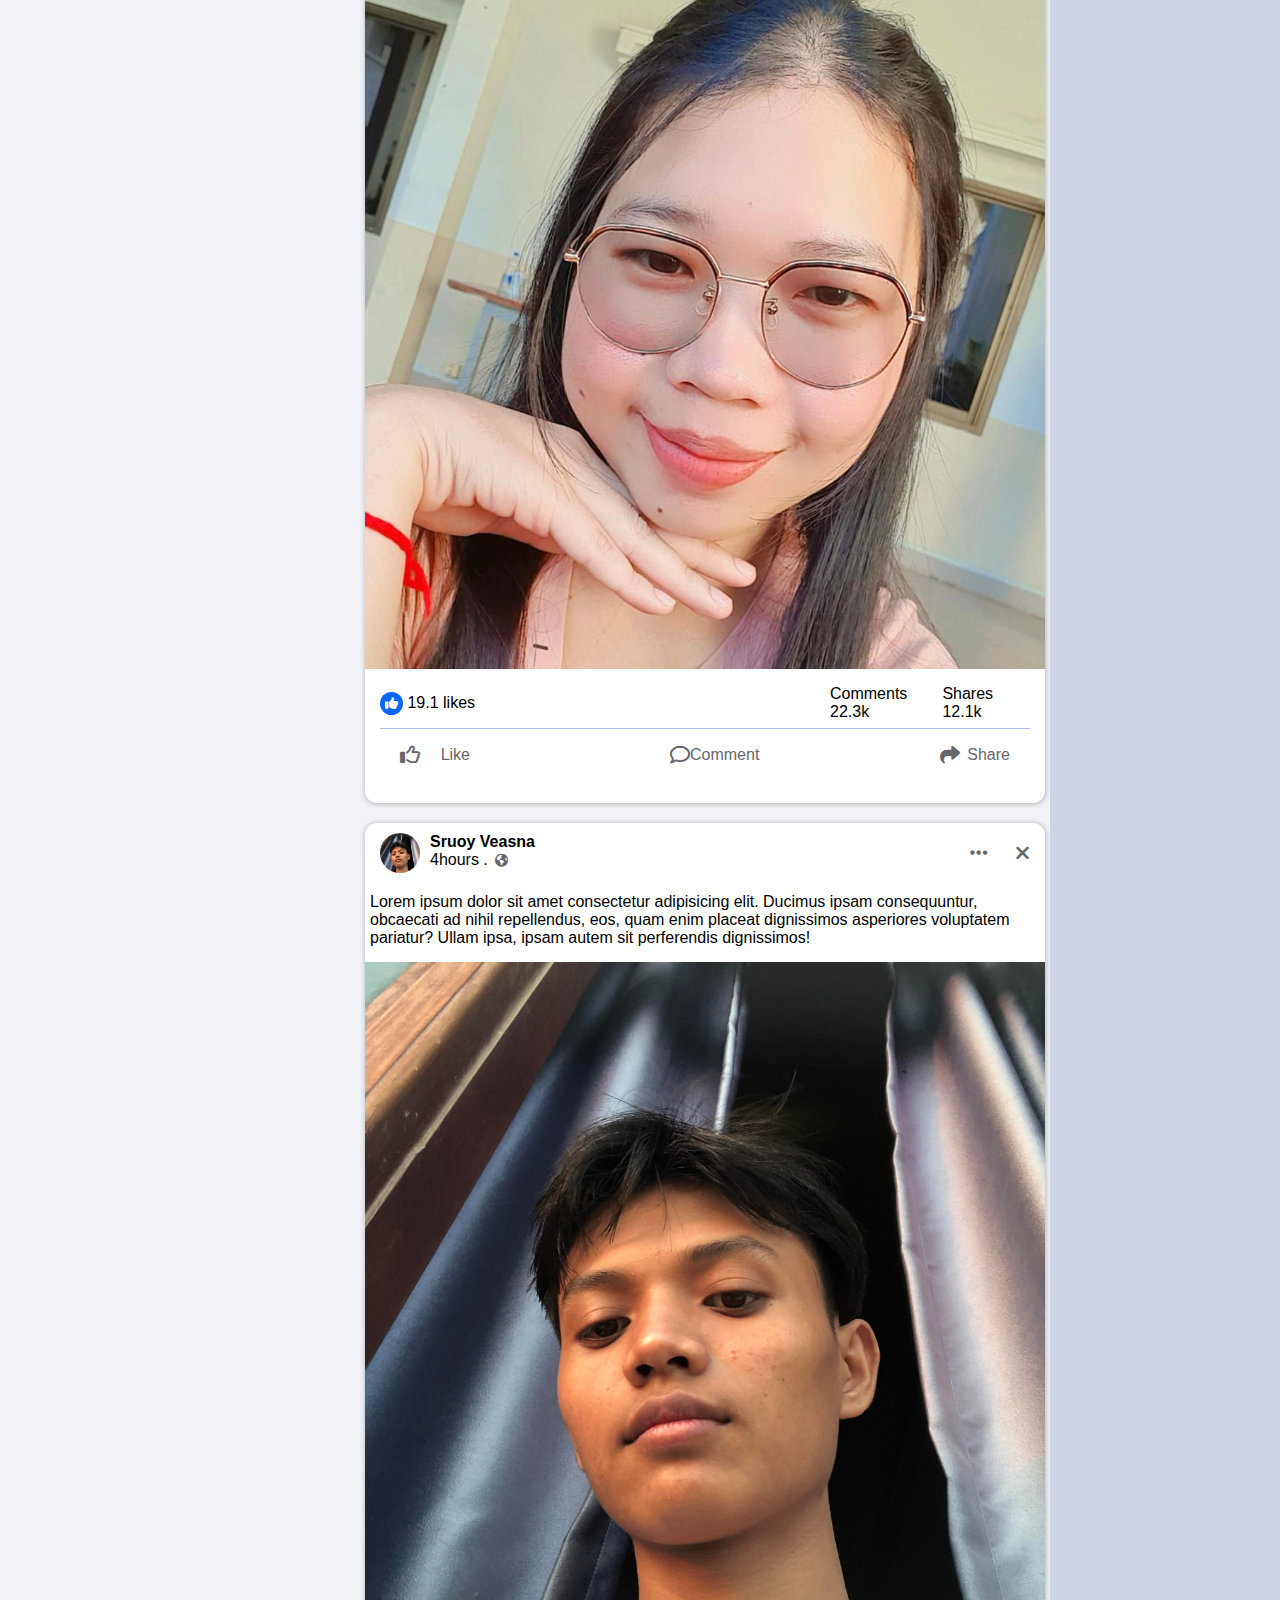
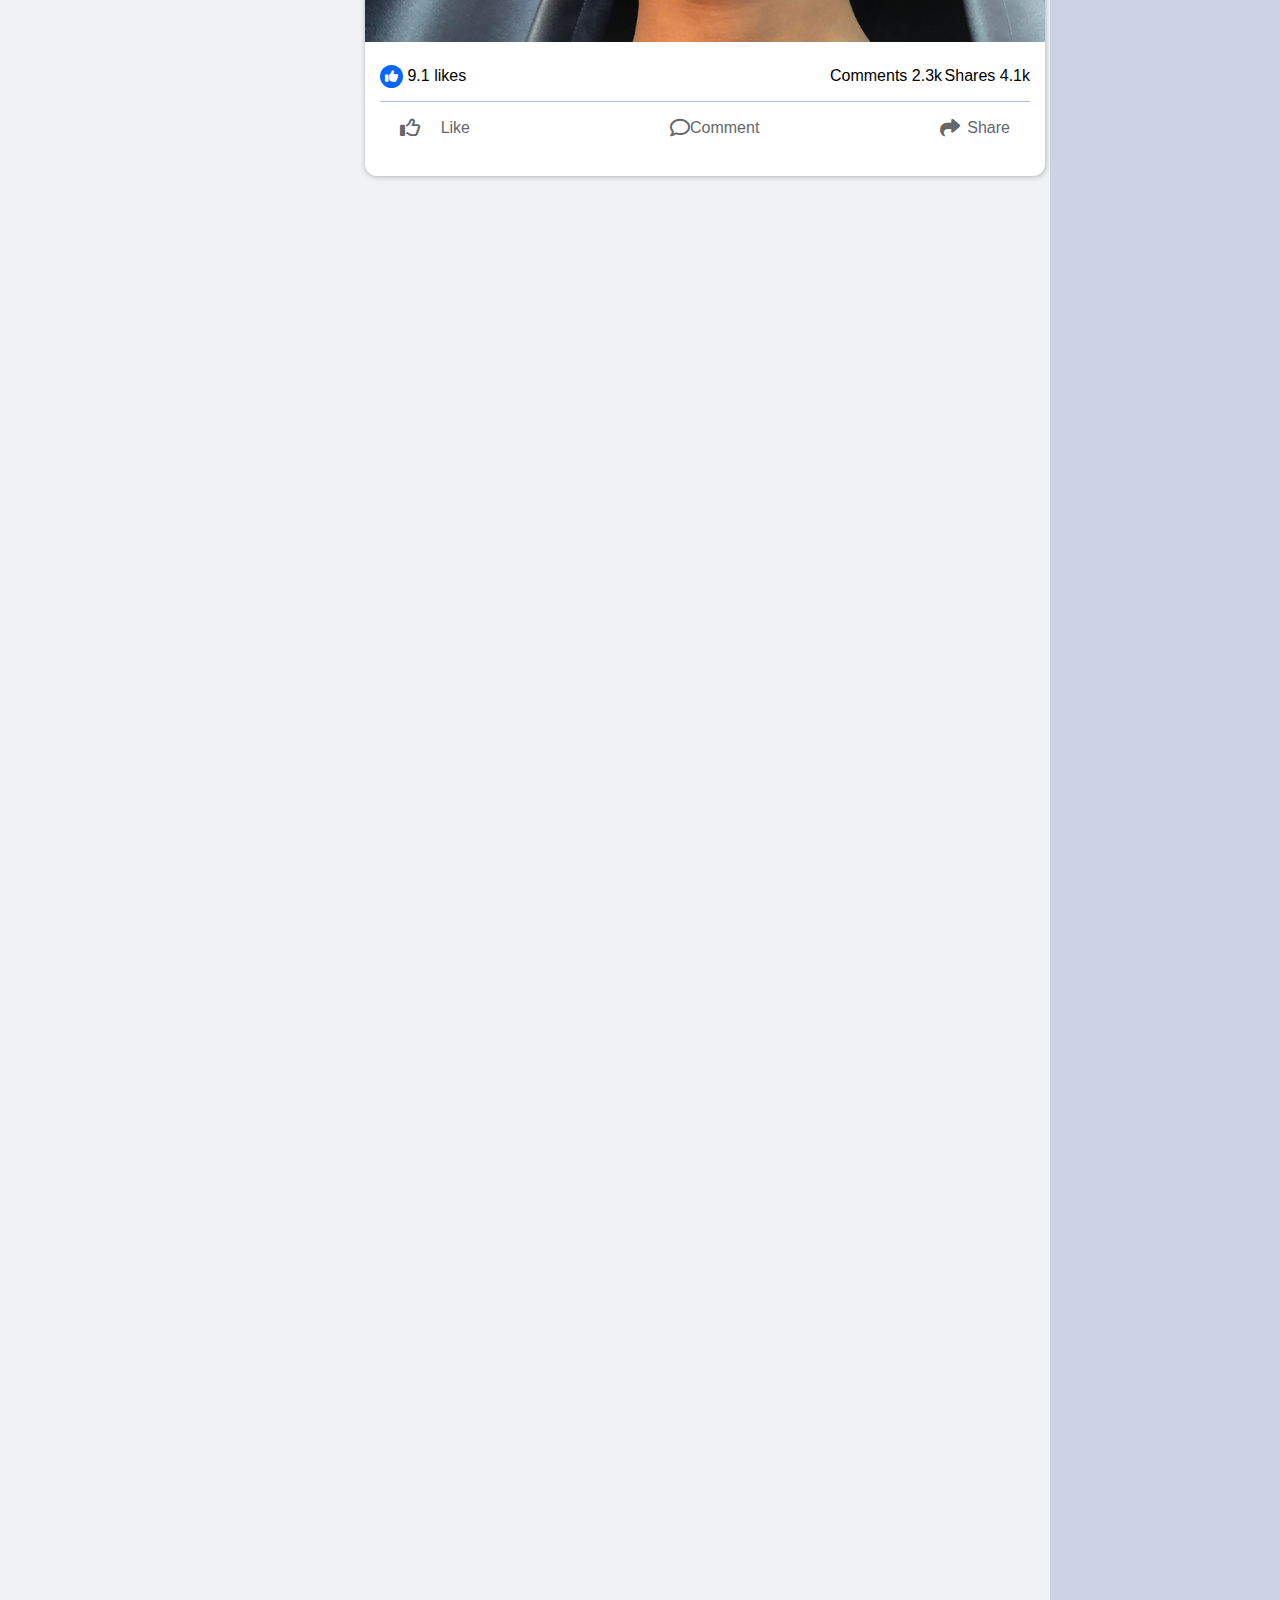
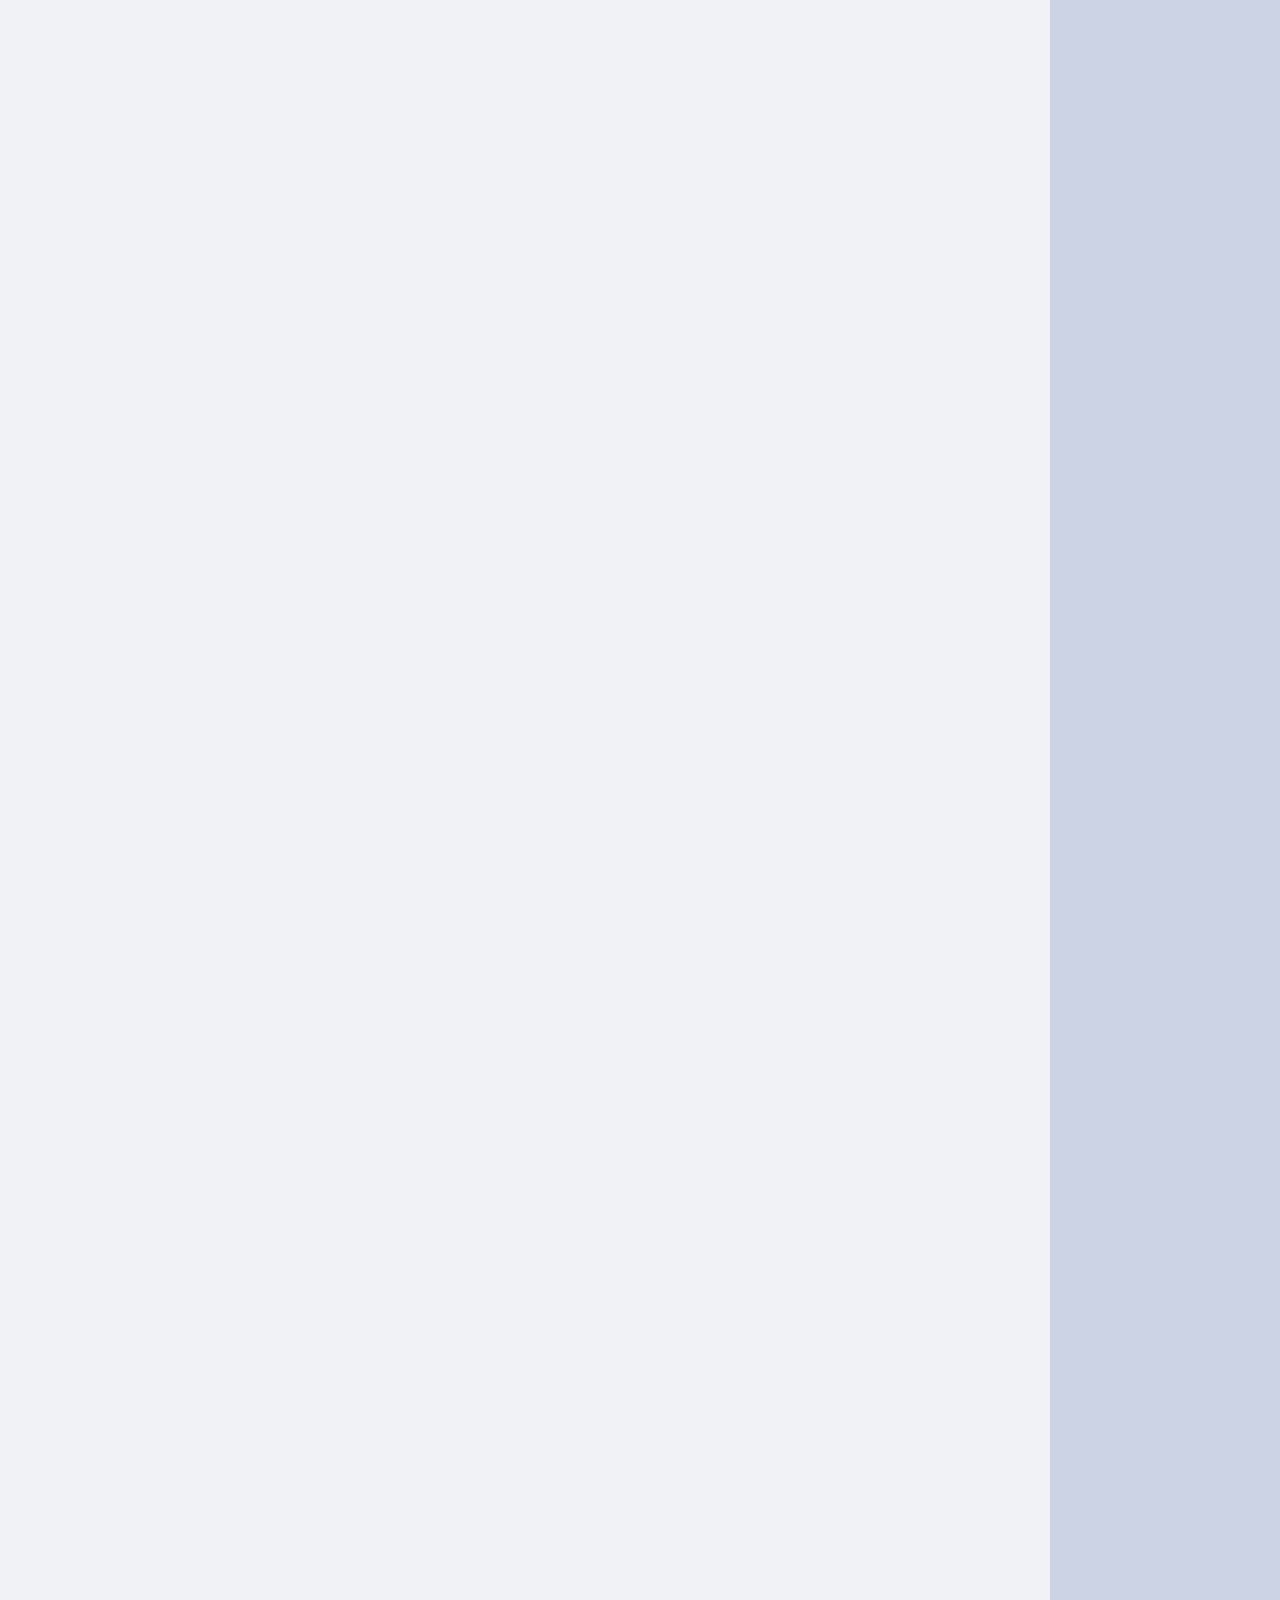
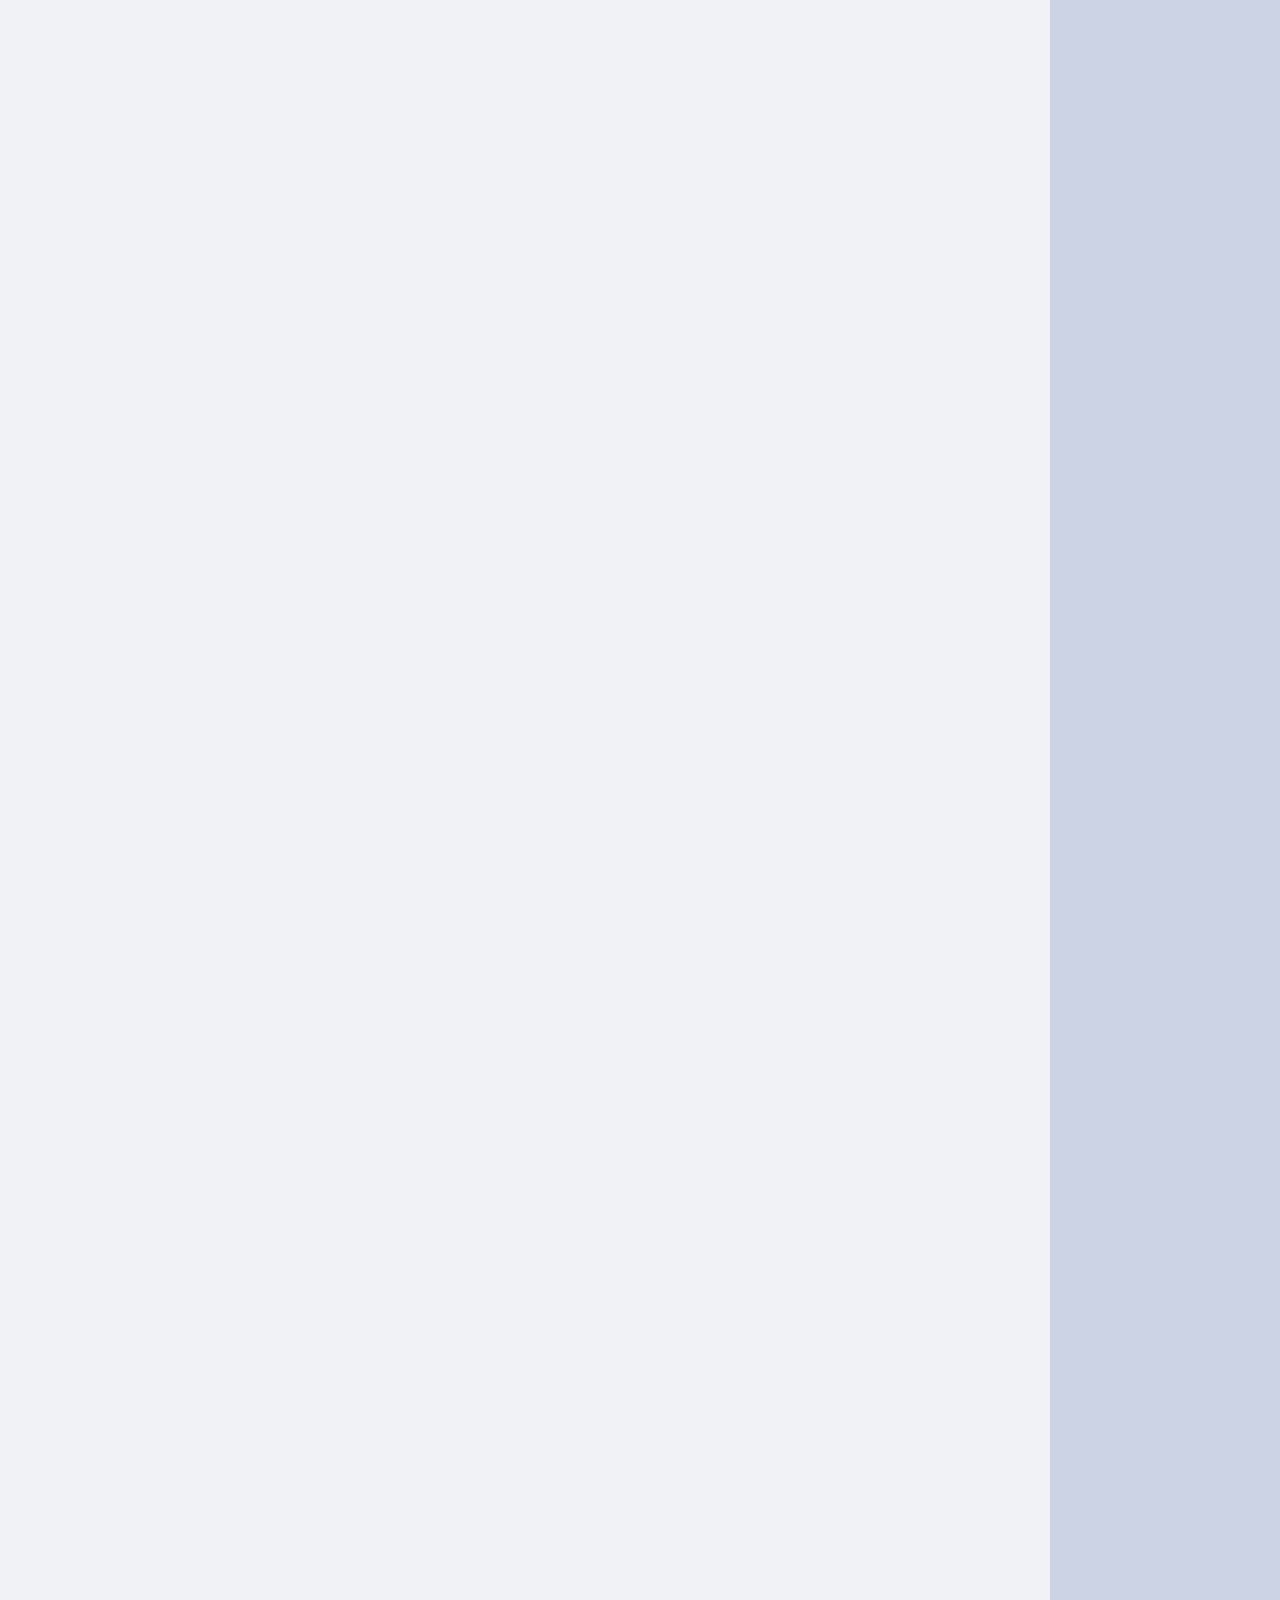
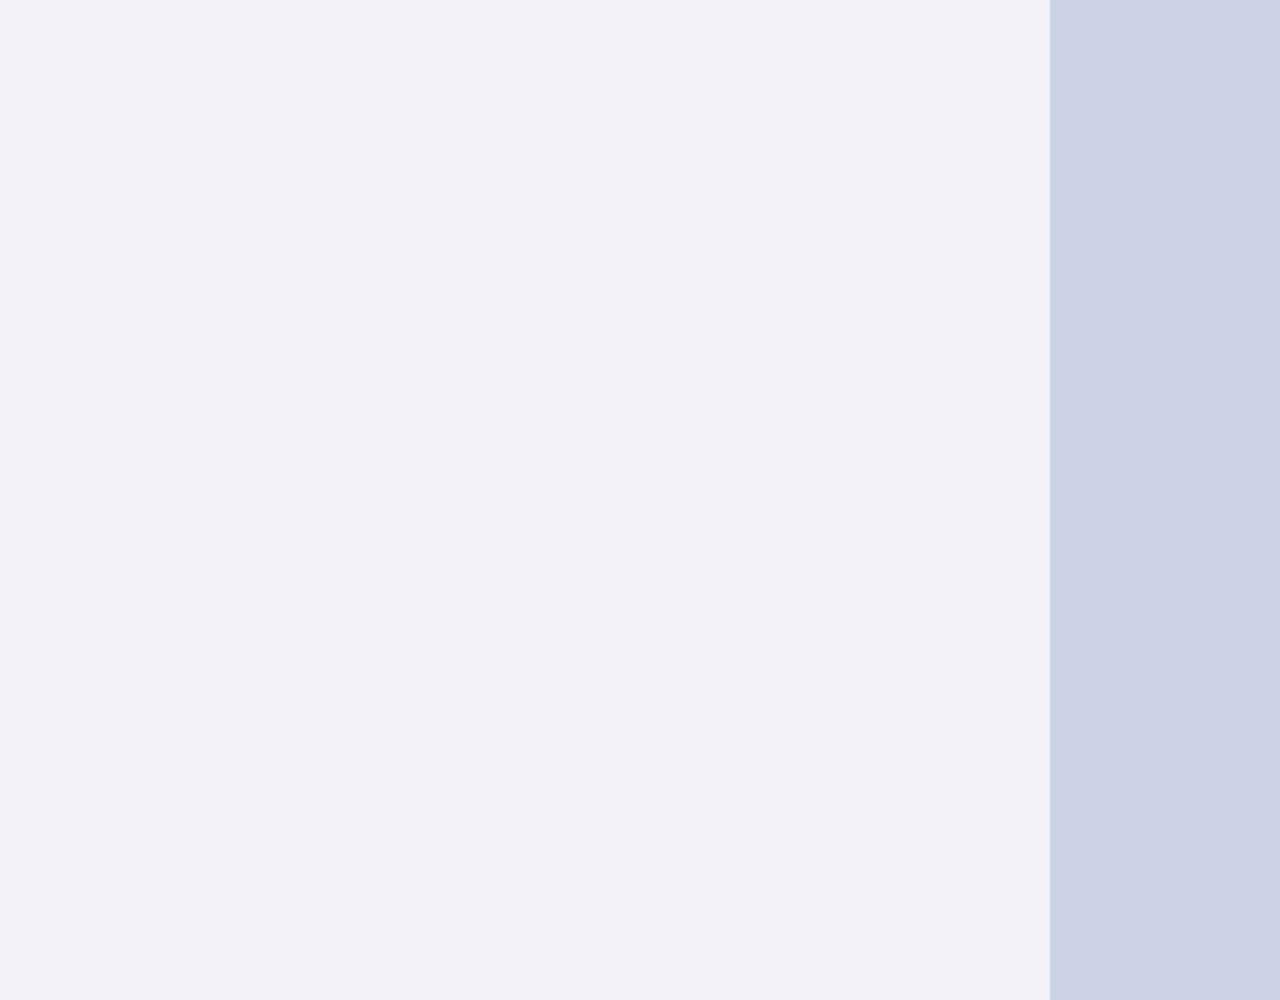
<file: friend.html>
<!DOCTYPE html>
<html lang="en">
  <head>
    <meta charset="UTF-8" />
    <meta name="viewport" content="width=device-width, initial-scale=1.0" />
    <link rel="stylesheet" href="styles.css" />
    <link
      rel="stylesheet"
      href="https://cdnjs.cloudflare.com/ajax/libs/font-awesome/6.5.1/css/all.min.css"
    />
    <title>Document</title>
  </head>
  <body>
    <section id="head">
      <div class="blog1">
        <div class="logo">
          <a href="index.html"><i class="fa-brands fa-facebook"></i></a>
        </div>
        <div class="search">
          <input
            type="text"
            name=""
            id="searchInput"
            placeholder="&#xF002; Search Facebook"
            style="font-family: Arial, FontAwesome"
          />
        </div>
        <div class="his" id="historyBox">
          <div class="New-Edit">
            <div class="new"><h3>Recent</h3></div>
            <div class="edit"><a href="">Edit</a></div>
          </div>
          <ul>
            <li>
              <div class="history-list" id="historyList">
                <div class="img"></div>
                <div class="name-act">
                  <div class="name"></div>
                  <div class="circle"></i></div>
                  <div class="des"></div>
                </div>
                <div class="x">x</div>
              </div>
            </li>
          </ul> 
        </div>
      </div>
      <div class="blog2">
        <ul>
          <li>
            <a href="index.html" >
              <i class="fa-solid fa-house"></i>                     
            </a> 
            
            <div class="label">
              <p>Home</p>
            </div>          
          </li>
          <li>
            <a href="friend.html" class="color" >
              <i class="fa-solid fa-user-group"></i>         
            </a> 
            <div class="line"></div> 
            <div class="label">
              <p>Group</p>
            </div>          
          </li>
          <li>
            <a href="video.html">
              <i class="fa-solid fa-tv"></i>          
            </a> 
            <div class="label">
              <p>Video</p>
            </div>          
          </li>
          <li>
            <a href="shop.html">
              <i class="fa-solid fa-store"></i>          
            </a> 
            <div class="label">
              <p>Marketplace</p>
            </div>          
          </li>
          <li>
            <a href="account.html">
              <i class="fa-regular fa-user"></i>          
            </a> 
            <div class="label">
              <p>Friend Request</p>
            </div>          
          </li>
          
        </ul>
      </div>
      <div class="blog3">
        <div class="menu-group">
          <ul>
            <li>
              <a href="#" class="menu-img" id="toggleButton"><img src="images/img_63957.png" alt=""></a>
              <div class="label">
                <p>Menu</p>
              </div>
              <div class="menu-feature" id="box">
                <div class="label-men"><h1>Menu</h1></div>
                <div class="group-feat">
                  <div class="feature-name">
                    <div class="socail">
                      <div class="social-label"><h3>Socail</h3></div>
                      <div class="f1">
                        <div class="f-img"><img src="images/calendar-icon-transparent-8.jpg" alt=""></div>
                        <div class="f-des">
                          <div class="h4">Event</div>
                          <p>injoiying with your holiday in khmer new year</p>
                        </div>
                      </div>
                      <div class="f1">
                        <div class="f-img"><img src="images/friends-icon-png-20.jpg" alt=""></div>
                        <div class="f-des">
                          <div class="h4">Friend</div>
                          <p>injoiying with your holiday in khmer new year</p>
                        </div>
                      </div>
                      <div class="f1">
                        <div class="f-img"><img src="images/group_buying_996806.png" alt=""></div>
                        <div class="f-des">
                          <div class="h4">Group</div>
                          <p>injoiying with your holiday in khmer new year</p>
                        </div>
                      </div>
                      <div class="f1">
                        <div class="f-img"><img src="images/Info_icon_002.svg.png" alt=""></div>
                        <div class="f-des">
                          <div class="h4">Information</div>
                          <p>injoiying with your holiday in khmer new year</p>
                        </div>
                      </div>
                      <div class="f1">
                        <div class="f-img"><img src="images/facebook-page-icon-0.jpg" alt=""></div>
                        <div class="f-des">
                          <div class="h4">Page</div>
                          <p>injoiying with your holiday in khmer new year</p>
                        </div>
                      </div>
                    </div>
                    <div class="feelings">
                      <div class="social-label"><h3>Feelings</h3></div>
                      <div class="f1">
                        <div class="f-img"><img src="images/calendar-icon-transparent-8.jpg" alt=""></div>
                        <div class="f-des">
                          <div class="h4">Event</div>
                          <p>injoiying with your holiday in khmer new year</p>
                        </div>
                      </div>
                      <div class="f1">
                        <div class="f-img"><img src="images/friends-icon-png-20.jpg" alt=""></div>
                        <div class="f-des">
                          <div class="h4">Friend</div>
                          <p>injoiying with your holiday in khmer new year</p>
                        </div>
                      </div>
                      <div class="f1">
                        <div class="f-img"><img src="images/group_buying_996806.png" alt=""></div>
                        <div class="f-des">
                          <div class="h4">Group</div>
                          <p>injoiying with your holiday in khmer new year</p>
                        </div>
                      </div>
                      <div class="f1">
                        <div class="f-img"><img src="images/Info_icon_002.svg.png" alt=""></div>
                        <div class="f-des">
                          <div class="h4">Information</div>
                          <p>injoiying with your holiday in khmer new year</p>
                        </div>
                      </div>
                      <div class="f1">
                        <div class="f-img"><img src="images/facebook-page-icon-0.jpg" alt=""></div>
                        <div class="f-des">
                          <div class="h4">Page</div>
                          <p>injoiying with your holiday in khmer new year</p>
                        </div>
                      </div>
                    </div>
                    <div class="personal">
                      <div class="social-label"><h3>Community Resources</h3></div>
                      <div class="f1">
                        <div class="f-img"><img src="images/calendar-icon-transparent-8.jpg" alt=""></div>
                        <div class="f-des">
                          <div class="h4">Event</div>
                          <p>injoiying with your holiday in khmer new year</p>
                        </div>
                      </div>
                      <div class="f1">
                        <div class="f-img"><img src="images/friends-icon-png-20.jpg" alt=""></div>
                        <div class="f-des">
                          <div class="h4">Friend</div>
                          <p>injoiying with your holiday in khmer new year</p>
                        </div>
                      </div>
                      <div class="f1">
                        <div class="f-img"><img src="images/group_buying_996806.png" alt=""></div>
                        <div class="f-des">
                          <div class="h4">Group</div>
                          <p>injoiying with your holiday in khmer new year</p>
                        </div>
                      </div>
                      <div class="f1">
                        <div class="f-img"><img src="images/Info_icon_002.svg.png" alt=""></div>
                        <div class="f-des">
                          <div class="h4">Information</div>
                          <p>injoiying with your holiday in khmer new year</p>
                        </div>
                      </div>
                      <div class="f1">
                        <div class="f-img"><img src="images/facebook-page-icon-0.jpg" alt=""></div>
                        <div class="f-des">
                          <div class="h4">Page</div>
                          <p>injoiying with your holiday in khmer new year</p>
                        </div>
                      </div>
                    </div>
                    <div class="community">
                      <div class="social-label"><h3>Personal</h3></div>
                      <div class="f1">
                        <div class="f-img"><img src="images/calendar-icon-transparent-8.jpg" alt=""></div>
                        <div class="f-des">
                          <div class="h4">Event</div>
                          <p>injoiying with your holiday in khmer new year</p>
                        </div>
                      </div>
                      <div class="f1">
                        <div class="f-img"><img src="images/friends-icon-png-20.jpg" alt=""></div>
                        <div class="f-des">
                          <div class="h4">Friend</div>
                          <p>injoiying with your holiday in khmer new year</p>
                        </div>
                      </div>
                      <div class="f1">
                        <div class="f-img"><img src="images/group_buying_996806.png" alt=""></div>
                        <div class="f-des">
                          <div class="h4">Group</div>
                          <p>injoiying with your holiday in khmer new year</p>
                        </div>
                      </div>
                      <div class="f1">
                        <div class="f-img"><img src="images/Info_icon_002.svg.png" alt=""></div>
                        <div class="f-des">
                          <div class="h4">Information</div>
                          <p>injoiying with your holiday in khmer new year</p>
                        </div>
                      </div>
                      <div class="f1">
                        <div class="f-img"><img src="images/facebook-page-icon-0.jpg" alt=""></div>
                        <div class="f-des">
                          <div class="h4">Page</div>
                          <p>injoiying with your holiday in khmer new year</p>
                        </div>
                      </div>
                    </div>
                  </div>
                  <div class="create">
                    <div class="label-create"><h3>Create</h3></div>
                    <div class="create-op">
                      <ul>
                        <li>
                          <div class="icon"><i class="fa-solid fa-signs-post"></i></div>
                          <a href="#">Status</a>
  
                        </li>
                        <li>
                          <div class="icon"><i class="fa-solid fa-book-open"></i></div>
                          <a href="#">Story</a>
                        </li>
                        <li>
                          <div class="icon"><i class="fa-solid fa-photo-film"></i></i></div>
                          <a href="#">Reel</a>
                        </li>
                        <li>
                          <div class="icon"><i class="fa-solid fa-calendar-days"></i></i></div>
                          <a href="#">Event</a>
                        </li>
                      </ul>
                      <hr>
                      <ul>
                        <li>
                          <div class="icon"><i class="fa-solid fa-signs-post"></i></div>
                          <a href="#">Status</a>
  
                        </li>
                        <li>
                          <div class="icon"><i class="fa-solid fa-book-open"></i></div>
                          <a href="#">Story</a>
                        </li>
                        <li>
                          <div class="icon"><i class="fa-solid fa-photo-film"></i></i></div>
                          <a href="#">Reel</a>
                        </li>
                        <li>
                          <div class="icon"><i class="fa-solid fa-calendar-days"></i></i></div>
                          <a href="#">Event</a>
                        </li>
                      </ul>
                    </div>
                  </div>
                </div>
              </div> 
            </li>
            <li>
              <a href="#" id="toggleButton1"><i class="fa-brands fa-facebook-messenger"></i></a>
              <div class="label">
                <p>Messenger</p>
              </div>
              <div class="chat-container" id="box1">
                <div class="chat-opt">
                  <div class="chat-label"><h1>Chats</h1></div>
                  <div class="opts">
                    <div class="opt1"><i class="fa-solid fa-ellipsis"></i></div>
                    <div class="opt1"><i class="fa-solid fa-expand"></i></div>
                    <div class="opt1"><i class="fa-solid fa-square-pen"></i></div>
                  </div>
                </div>
                <div class="chat-search">
                  <input
                    type="text"
                    name=""
                    id="searchInput"
                    placeholder="&#xF002; Search Messenger"
                    style="font-family: Arial, FontAwesome"
                  />
                </div>
                <div class="inbox">
                  <div class="inbox-label"><h4>Inbox</h4></div>
                  <div class="com"><h4>Community</h4></div>
                </div>
                <div class="mes-container">
                  <ul id="messageList"></ul>
                </div>
              </div>
            </li>
            <li>
              <a href="#" id="toggleButton2"><i class="fa-solid fa-bell"></i></a>
              <div class="label">
                <p>Notifications</p>
              </div>
              <div class="notific-container" id="box2">
                <div class="notif-lable">
                  <div class="label2"><h2>Notification</h2></div>
                  <div class="icon"><i class="fa-solid fa-ellipsis"></i></div>
                </div>
                <div class="all-read">
                  <h4>All</h4>
                  <h4>Unread</h4>
                </div>
                <div class="new-see">
                  <h4>New</h4>
                  <h4>See all</h4>
                </div>
                <div class="list-notify">
                  <ul></ul>
                </div>
              </div>
            </li>
            <li>
              <a href="#" ><div class="acc-img"><img src="images/veasna.jpg" alt=""></div></a>
              <div class="label">
                <p>Account</p>
              </div>
            </li>
          </ul>
        </div>
      </div>
    </section>
    <section id="content">
      <div class="content1">
        <div class="user-list">
          <ul>
            <li>
              <div class="user-pro">
                <div class="pro-pic"></div><div class="username"></div>
              </div>
            </li>
          </ul>
          <div class="drop">
            <i class="fa-solid fa-chevron-down"></i>
            <h4>See more</h4>
          </div>
          <div class="line-l"></div>
          <div class="label-short">
            <h4>Your shortcuts</h4><h4 style="color: #0866ff;">Edit</h4>
          </div>
            <div class="shortcut-list">
              <ul>
                <li>
                  <div class="short-cut">
                    <div class="short-icon"></div><div class="short-name"></div>
                  </div>
                </li>
              </ul>
            </div>
            <div class="drop">
              <i class="fa-solid fa-chevron-down"></i>
              <h4>See more</h4>
            </div>
            <div class="line-l"></div>
            <div class="label-short">
              <h4>Your shortcuts</h4><h4 style="color: #0866ff;">Edit</h4>
            </div>
        </div>
      </div>
      <div class="content2">
        <div class="story-box">
          <div class="box">
            
            <div class="create-story"><div class="button"><i class="fa-solid fa-plus"></i></div><p>Create Story</p></div>
            
          </div>
          <div class="box1">
            <div class="stor-pro"></div>
            <div class="story-pro"><img src="images/chhunleng.jpg" alt=""></div>
            <h4>Chhoun Chhunleng</h4>
          </div>
          <div class="box2 ">
            <div class="stor-pro"></div>
            <div class="story-pro"><img src="images/menghorng.jpg" alt=""></div>
            <h4>Meng Horng</h4>
          </div>
          <div class="box3">
            <div class="stor-pro"></div>
            <div class="story-pro"><img src="images/chhorm.jpg" alt=""></div>
            <h4>Chhorn Chhorm</h4>
          </div>
          <div class="box4">
            <div class="stor-pro"></div>
            <div class="story-pro"><img src="images/ousa.jpg" alt=""></div>
            <h4>Ang Ousa</h4>
          </div>
        </div>
        <div class="function">
          <div class="pro-stat">
            <div class="account-pro"><img src="images/veasna.jpg" alt=""></div>
            <input type="text" placeholder="What's on your mine ,Veasna ?">
          </div>
          <div class="line-2"></div>
          <div class="menu-function">
            <div class="f-box">
              <i class="fa-solid fa-video"></i>
              <h4>Live Video</h4>
            </div>
            <div class="f-box">
              <i class="fa-solid fa-images"></i>
              <h4>Photo/Video</h4>
            </div>
            <div class="f-box">
              <i class="fa-regular fa-face-smile"></i>
              <h4>Feeling/Activity</h4>
            </div>
          </div>
        </div>
        <div class="post-box">
          <div class="profiles-sett">
            <div class="profile-name">
              <div class="user-profiles"><img src="images/seth.jpg" alt=""></div>
              <div class="name-des">
                <h4>ACLEDA Bank plc</h4>
                <div class="status-public">
                  <p>4hours .</p><i class="fa-solid fa-earth-americas"></i>
                </div>
              </div>
            </div>
            <div class="setting">
              <i class="fa-solid fa-ellipsis"></i>
              <i class="fa-solid fa-xmark"></i>
            </div>
          </div>
          <div class="caption">
            <p>Lorem ipsum dolor sit amet consectetur adipisicing elit. Ducimus ipsam consequuntur, obcaecati ad nihil repellendus, eos, quam enim placeat dignissimos asperiores voluptatem pariatur? Ullam ipsa, ipsam autem sit perferendis dignissimos!</p>
          </div>
          <div class="post-img">
            <img src="images/heng.jpg" alt="">
          </div>
          <div class="action-box">
            <div class="action-label">
              <div class="like"><i class="fa-solid fa-thumbs-up"></i>  9.1 likes</div>
              <div class="com-share">
                <div class="comment"><p>Comments 2.3k</p></div>
                <div class="share">Shares 1.1k</div>
              </div>
            </div>
            <div class="line-2"></div>
            <div class="action-icon">
              <div class="b1">
                <i class="fa-regular fa-thumbs-up"></i>
                <p>Like</p>
              </div>
              <div class="b1">
                <i class="fa-regular fa-comment"></i>
                <p>Comment</p>
              </div>
              <div class="b1">
                <i class="fa-solid fa-share"></i>
                <p>Share</p>
              </div>
            </div>
            
          </div>
        </div>
        <div class="post-box">
          <div class="profiles-sett">
            <div class="profile-name">
              <div class="user-profiles"><img src="images/ousa.jpg" alt=""></div>
              <div class="name-des">
                <h4>ACLEDA Bank plc</h4>
                <div class="status-public">
                  <p>4hours .</p><i class="fa-solid fa-earth-americas"></i>
                </div>
              </div>
            </div>
            <div class="setting">
              <i class="fa-solid fa-ellipsis"></i>
              <i class="fa-solid fa-xmark"></i>
            </div>
          </div>
          <div class="caption">
            <p>Every moment with you is a treasure, and I cherish the love we share more than words can express.</p>
          </div>
          <div class="post-img">
            <img src="images/leakhena.jpg" alt="">
          </div>
          <div class="action-box">
            <div class="action-label">
              <div class="like"><i class="fa-solid fa-thumbs-up"></i>  19.1 likes</div>
              <div class="com-share">
                <div class="comment"><p>Comments 22.3k</p></div>
                <div class="share">Shares 12.1k</div>
              </div>
            </div>
            <div class="line-2"></div>
            <div class="action-icon">
              <div class="b1">
                <i class="fa-regular fa-thumbs-up"></i>
                <p>Like</p>
              </div>
              <div class="b1">
                <i class="fa-regular fa-comment"></i>
                <p>Comment</p>
              </div>
              <div class="b1">
                <i class="fa-solid fa-share"></i>
                <p>Share</p>
              </div>
            </div>
            
          </div>
        </div>
        <div class="post-box">
          <div class="profiles-sett">
            <div class="profile-name">
              <div class="user-profiles"><img src="images/veasna.jpg" alt=""></div>
              <div class="name-des">
                <h4>Sruoy Veasna</h4>
                <div class="status-public">
                  <p>4hours .</p><i class="fa-solid fa-earth-americas"></i>
                </div>
              </div>
            </div>
            <div class="setting">
              <i class="fa-solid fa-ellipsis"></i>
              <i class="fa-solid fa-xmark"></i>
            </div>
          </div>
          <div class="caption">
            <p>Lorem ipsum dolor sit amet consectetur adipisicing elit. Ducimus ipsam consequuntur, obcaecati ad nihil repellendus, eos, quam enim placeat dignissimos asperiores voluptatem pariatur? Ullam ipsa, ipsam autem sit perferendis dignissimos!</p>
          </div>
          <div class="post-img">
            <img src="images/veasna.jpg" alt="">
          </div>
          <div class="action-box">
            <div class="action-label">
              <div class="like"><i class="fa-solid fa-thumbs-up"></i>  9.1 likes</div>
              <div class="com-share">
                <div class="comment"><p>Comments 2.3k</p></div>
                <div class="share">Shares 4.1k</div>
              </div>
            </div>
            <div class="line-2"></div>
            <div class="action-icon">
              <div class="b1">
                <i class="fa-regular fa-thumbs-up"></i>
                <p>Like</p>
              </div>
              <div class="b1">
                <i class="fa-regular fa-comment"></i>
                <p>Comment</p>
              </div>
              <div class="b1">
                <i class="fa-solid fa-share"></i>
                <p>Share</p>
              </div>
            </div>
            
          </div>
        </div>
      </div>
      <div class="content3">
        <div class="show-bar">
          <div class="c1"><h4>Your Pages and Profiles</h4><h4 style="color: #0866ff;">Edit</h4></div>
          <div class="c2"><div class="d1"><img src="images/veasna.jpg" alt=""></div><div class="l1"><h4>Veasna Sruoy</h4></div></div>
          <div class="c3"><i class="fa-solid fa-paper-plane"></i><div class="l2"><h4>Switch to page</h4></div></div>
          <div class="line-2"></div>
          <div class="c4"><h4>Contact</h4><i class="fa-solid fa-magnifying-glass"></i></div>
          <div class="c5">
            <div class="p1"><img src="images/visal.jpg" alt=""></div><div class="let1"><p>Piseth Visal</p><i class="fa-solid fa-circle"></i></div>
          </div>
          <div class="c5">
            <div class="p1"><img src="images/va.jpg" alt=""></div><div class="let1"><p>Phorn Senngva</p><i class="fa-solid fa-circle"></i></div>
          </div>
          <div class="c5">
            <div class="p1"><img src="images/yuthy.jpg" alt=""></div><div class="let1"><p>Dorn Yuth</p><i class="fa-solid fa-circle"></i></div>
          </div>
          <div class="c5">
            <div class="p1"><img src="images/chhunleng.jpg" alt=""></div><div class="let1"><p>Chhoun Chhunleng</p><i class="fa-solid fa-circle"></i></div>
          </div>
          <div class="c5">
            <div class="p1"><img src="images/ousa.jpg" alt=""></div><div class="let1"><p>Ang Ousa</p><i class="fa-solid fa-circle"></i></div>
          </div>
          <div class="c5">
            <div class="p1"><img src="images/mey.jpg" alt=""></div><div class="let1"><p>Sruoy Meymey</p><i class="fa-solid fa-circle"></i></div>
          </div>
          <div class="line-2"></div>
          <div class="c5">
            <div class="p1"><img src="images/seth.jpg" alt=""></div><div class="let1"><p>Cheap Piseth</p><i class="fa-solid fa-circle"></i></div>
          </div>
          <div class="c5">
            <div class="p1"><img src="images/leakhena.jpg" alt=""></div><div class="let1"><p>Heng Leakhena</p><i class="fa-solid fa-circle"></i></div>
          </div>
          <div class="c5">
            <div class="p1"><img src="images/menghorng.jpg" alt=""></div><div class="let1"><p>Hak Menghorng</p><i class="fa-solid fa-circle"></i></div>
          </div>
          <div class="c5">
            <div class="p1"><img src="images/thornin.jpg" alt=""></div><div class="let1"><p>Morn Sombathornin</p><i class="fa-solid fa-circle"></i></div>
          </div>
        </div>
      </div>
    </section>
    <script src="script.js"></script>
  </body>
  <script>
    // Array data for images, names, descriptions, and 'x'
    const historyData = [
      ["Ang Ousa", "images/ousa.jpg", "1 new reaction to the latest post", "x"],
      ["Mey Mey", "images/mey.jpg", "2 new", "x"],
      ["Morn Thornin", "images/thornin.jpg", "3 new", "x"],
      ["Pu Heng", "images/heng.jpg", "2 new reaction to the latest post", "x"],
      ["Sengva Phorn", "images/va.jpg", "5 new", "x"],
      ["Cheap Piseth", "images/seth.jpg", "9+ new", "x"],
      ["Chhorn Chhorm", "images/chhorm.jpg", "2 new", "x"],
      ["Chhuon Chhunleng", "images/chhunleng.jpg", "2 new", "x"],
      
    ];

    // Function to populate history list
    function populateHistoryList() {
      const historyList = document.querySelector(".his ul");
      historyList.innerHTML = ""; // Clear previous content

      historyData.forEach((profile) => {
        const listItem = document.createElement("li");

        const profileContainer = document.createElement("div");
        profileContainer.classList.add("history-list");

        const profileImage = document.createElement("img");
        profileImage.classList.add("img");
        profileImage.src = profile[1];

        const nameActContainer = document.createElement("div");
        nameActContainer.classList.add("name-act");

        const nameElement = document.createElement("div");
        nameElement.classList.add("name");
        nameElement.textContent = profile[0];

        const circleElement = document.createElement("div");
        circleElement.classList.add("circle");
        circleElement.innerHTML = '<i class="fa-solid fa-circle"></i>';

        const desElement = document.createElement("div");
        desElement.classList.add("des");
        desElement.textContent = profile[2];

        const removeButton = document.createElement("div");
        removeButton.classList.add("x");
        removeButton.textContent = profile[3];
        removeButton.addEventListener("click", () => {
          // Remove the corresponding profile from historyData array
          const index = historyData.findIndex((item) => item[0] === profile[0]);
          if (index !== -1) {
            historyData.splice(index, 1);
            populateHistoryList();
          }
        });

        nameActContainer.appendChild(nameElement);
        nameActContainer.appendChild(circleElement);
        nameActContainer.appendChild(desElement);

        profileContainer.appendChild(profileImage);
        profileContainer.appendChild(nameActContainer);
        profileContainer.appendChild(removeButton);

        listItem.appendChild(profileContainer);

        historyList.appendChild(listItem);
      });
    }

    // Call the function to populate history list
    populateHistoryList();
    const Historydatas = [
        ["Ang Ousa", "images/ousa.jpg", "1 new reaction to the latest post"],
        ["Mey", "images/mey.jpg", "i love you"],
        ["Visal", "images/visal.jpg", "hi brother"],
        ["Ratha", "images/ratha.jpg", "I want ice-cream"],
        ["Yuthy", "images/yuthy.jpg", "lalalala"],
        // Add more data here if needed
      ];

      function populateMessages() {
        const messageList = document.getElementById("messageList");

        // Clear existing content
        messageList.innerHTML = "";

        // Loop through Historydatas and create list items
        Historydatas.forEach((data) => {
          const [name, image, message] = data;

          const listItem = document.createElement("li");

          const profile = document.createElement("div");
          profile.classList.add("mes-prof");

          const profilePic = document.createElement("div");
          profilePic.classList.add("mes-pic");

          const profileImg = document.createElement("img");
          profileImg.src = image;
          profileImg.alt = name; // Provide alt text for accessibility
          profilePic.appendChild(profileImg);

          profile.appendChild(profilePic);

          const profileDesc = document.createElement("div");
          profileDesc.classList.add("mes-des");

          const profileName = document.createElement("div");
          profileName.classList.add("mes-name");
          profileName.innerHTML = `<h4>${name}</h4>`;
          profileDesc.appendChild(profileName);

          const profileChat = document.createElement("div");
          profileChat.classList.add("mes-chat");
          profileChat.innerHTML = `<p>${message}</p>`;
          profileDesc.appendChild(profileChat);

          profile.appendChild(profileDesc);
          listItem.appendChild(profile);

          messageList.appendChild(listItem);
        });
      }

      // Populate messages on page load
      populateMessages();
      const datahisry = [
  ["Ang Ousa", "images/ousa.jpg", "1 new reaction to the latest post"],
];

const historyData5 = [
    ["Store Cambo", "images/ratha.jpg"],
    ["Guitar", "images/lyta.jpg"],
    ["Market", "images/lyta.jpg"],
    ["Ware House", "images/ddc116.jpg"],
    ["Vanesa", "images/th.jpg"],
    ["Shop", "images/shop.jpg"],
];

// Function to create and append user items to the list
function createUserItem(user) {
    const [username, imageSrc] = user;

    // Create list item
    const listItem = document.createElement('li');

    // Create user profile container
    const userPro = document.createElement('div');
    userPro.classList.add('user-pro');

    // Create profile picture container
    const proPic = document.createElement('div');
    proPic.classList.add('pro-pic');
    const profileImage = document.createElement('img');
    profileImage.src = imageSrc;
    profileImage.alt = username;
    proPic.appendChild(profileImage);

    // Create username container
    const usernameContainer = document.createElement('div');
    usernameContainer.classList.add('username');
    usernameContainer.textContent = username;

    userPro.appendChild(proPic);
    userPro.appendChild(usernameContainer);

    listItem.appendChild(userPro);

    return listItem;
}

// Function to display users
function displayUsers() {
    const userList = document.querySelector('.user-list ul');
    // Clear existing items
    userList.innerHTML = '';

    // Loop through historyData5 and create user items
    historyData5.forEach(user => {
        const userItem = createUserItem(user);
        userList.appendChild(userItem);
    });
}

// Call the displayUsers function to initially populate the list
displayUsers();

  </script>
</html>
</file>
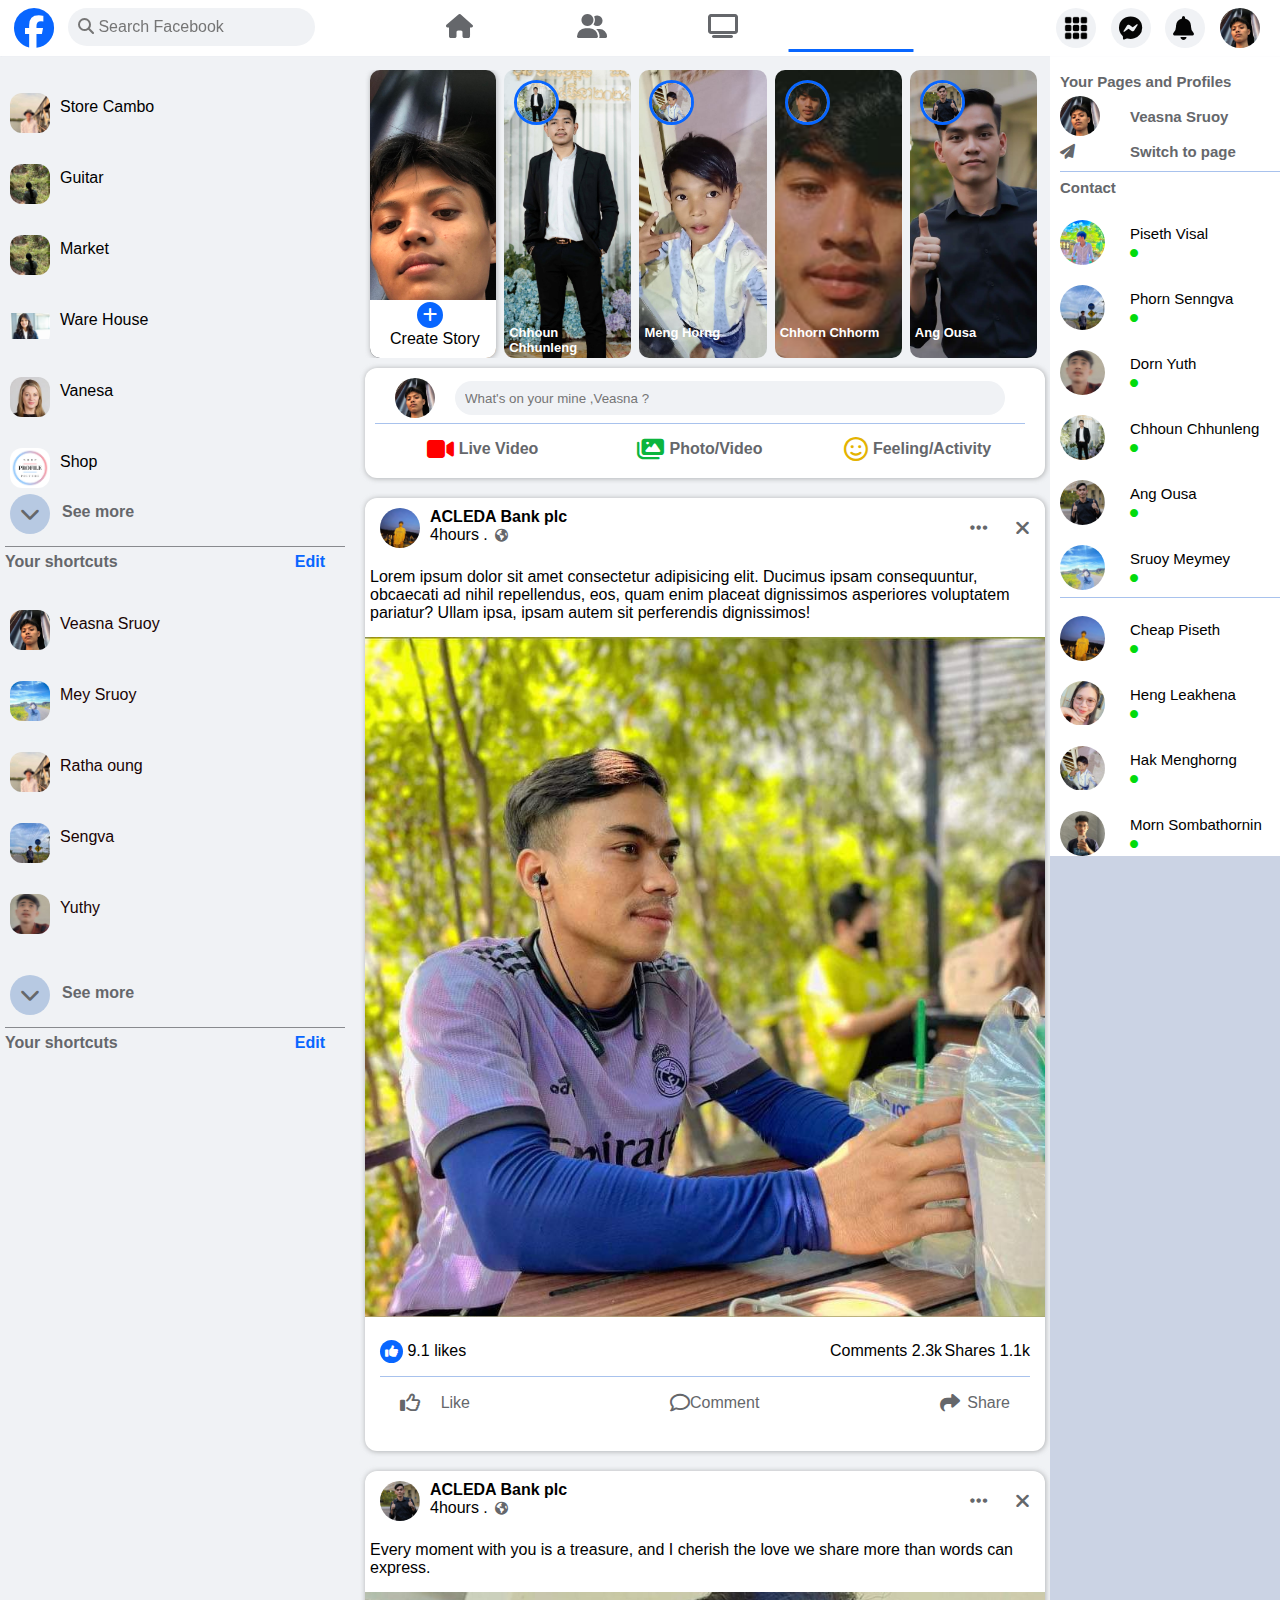
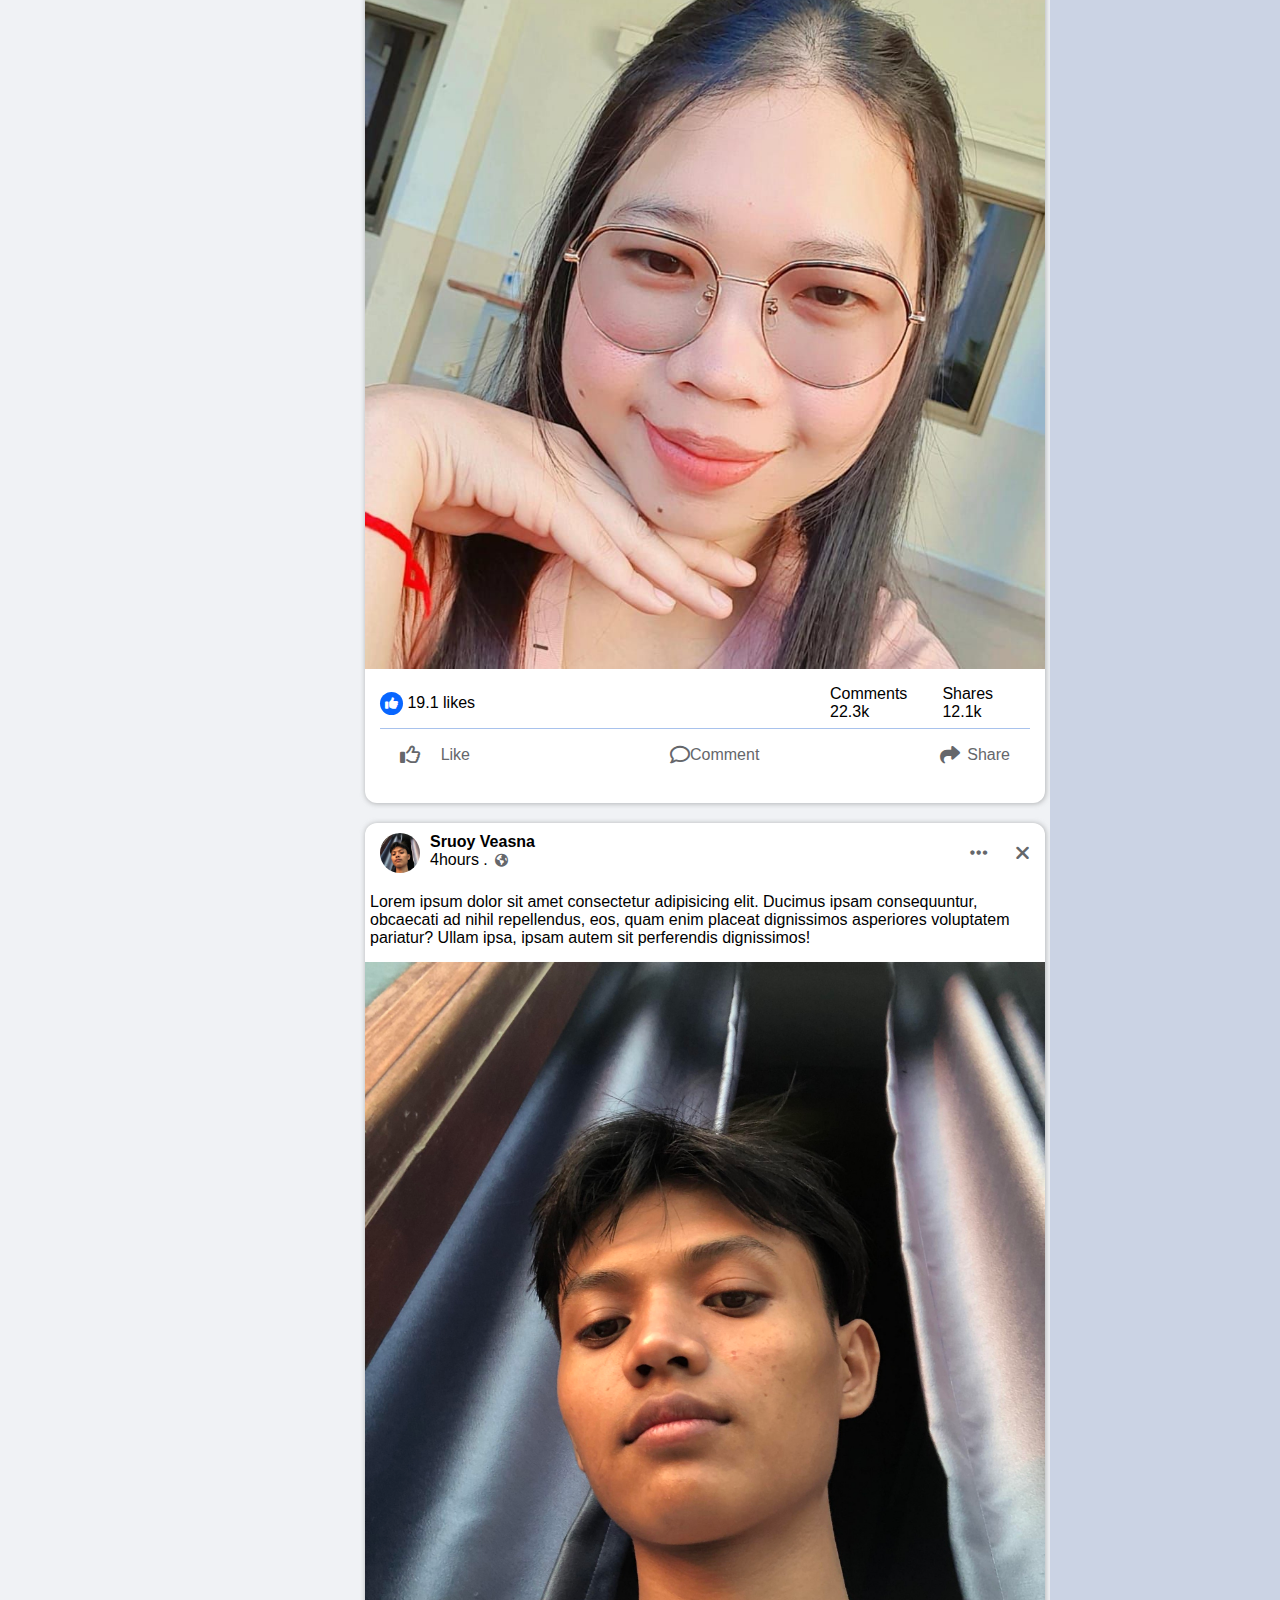
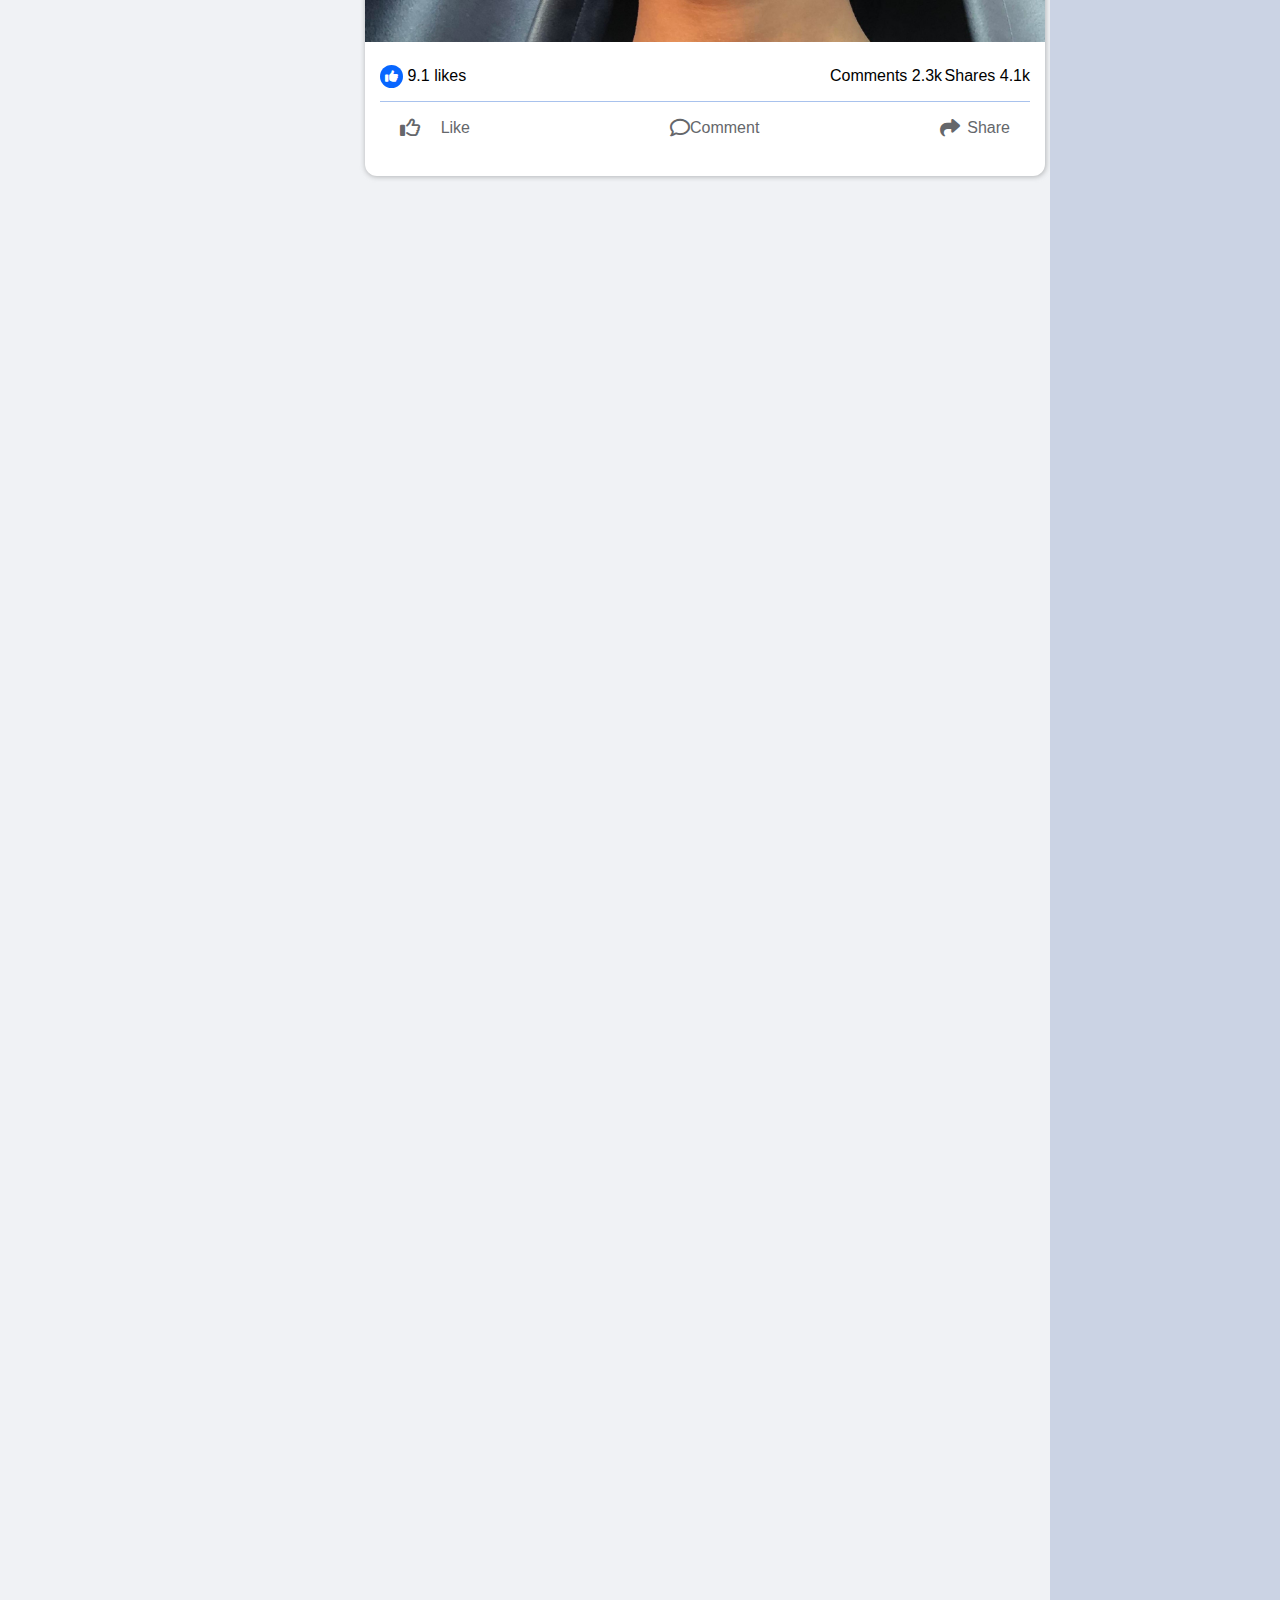
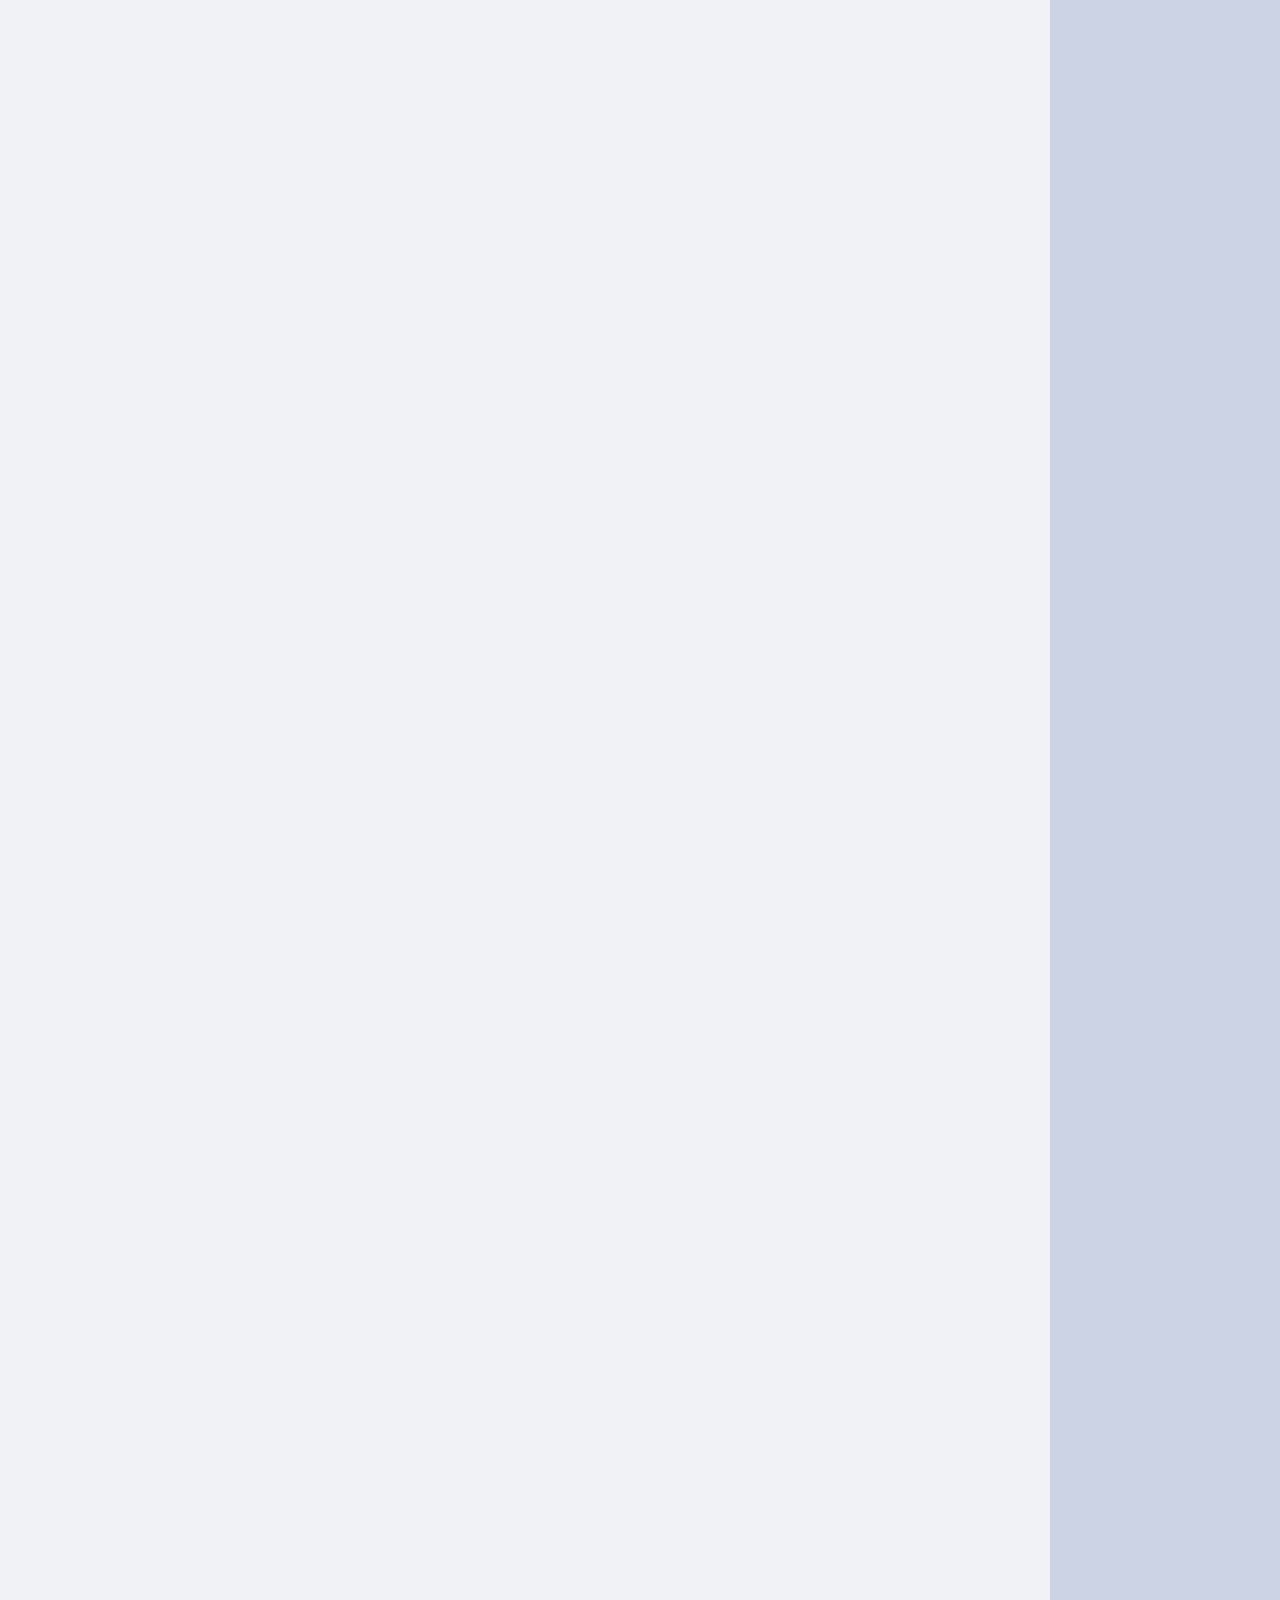
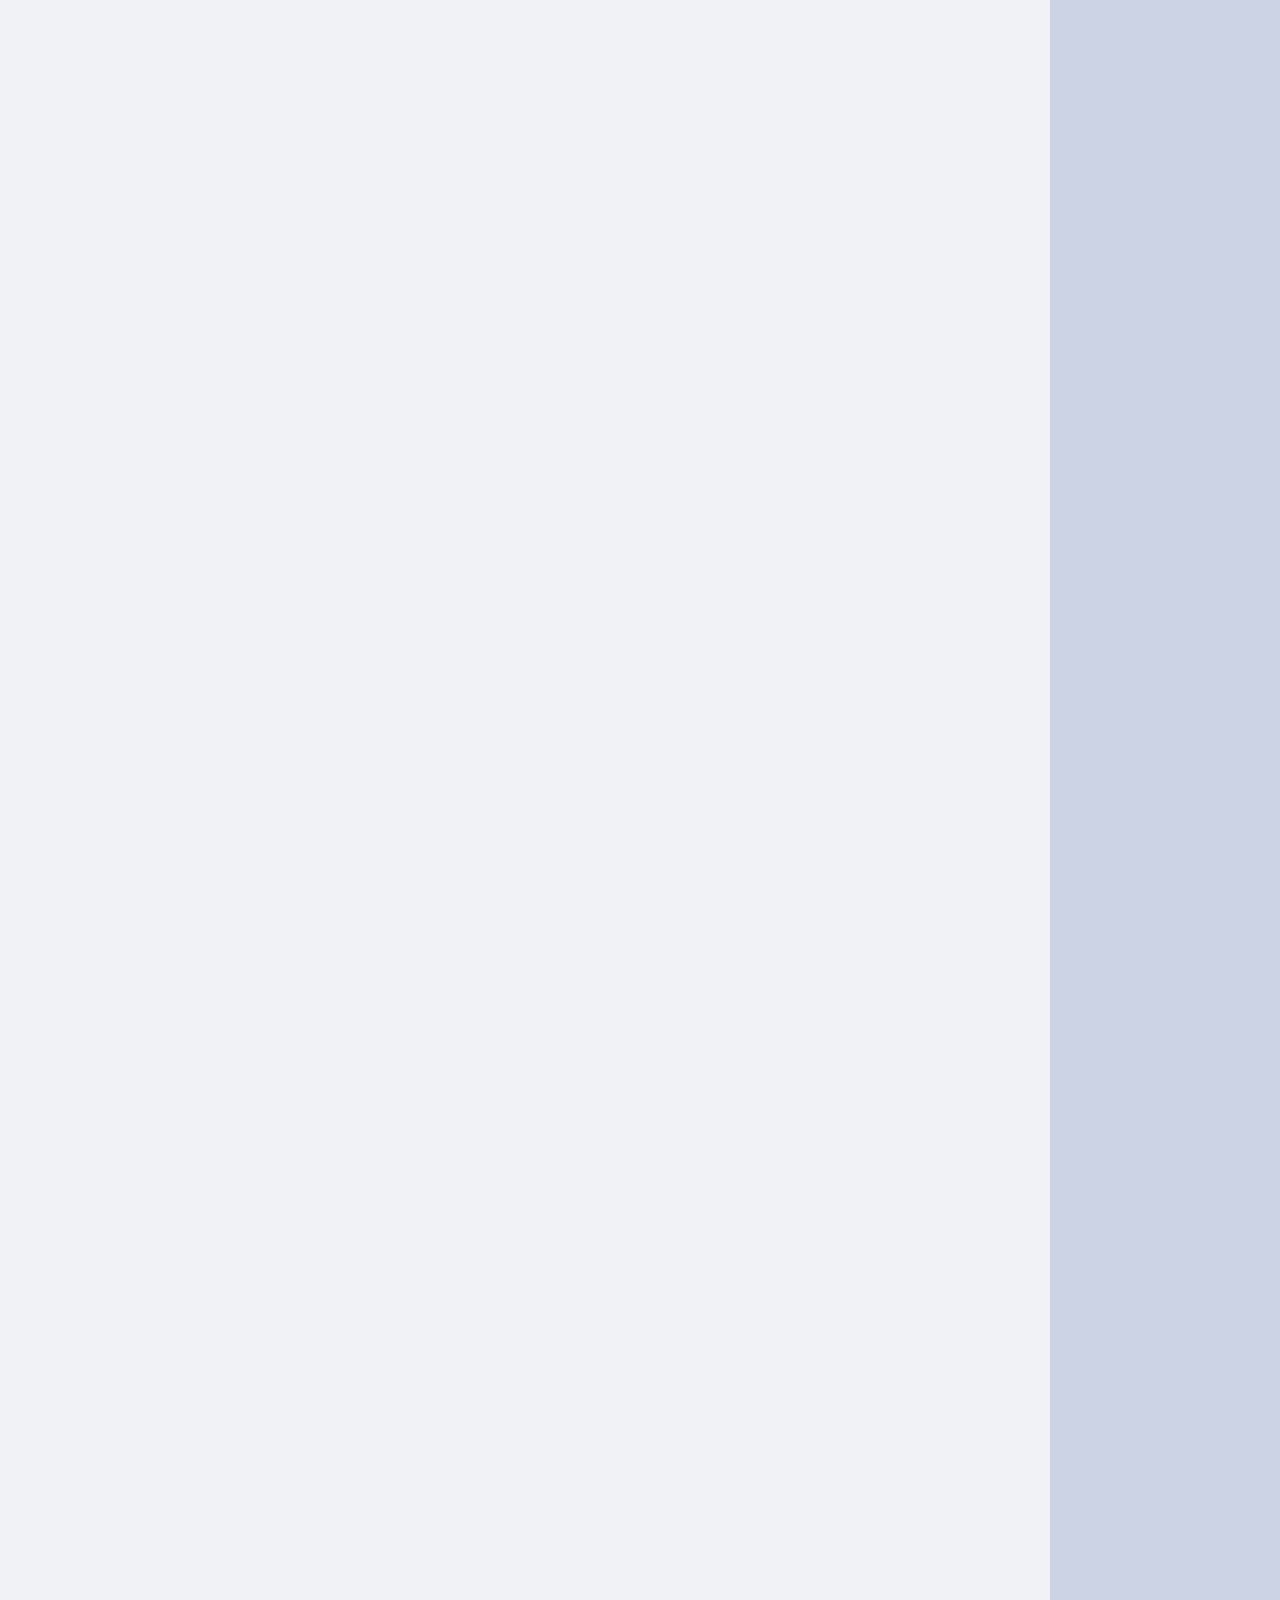
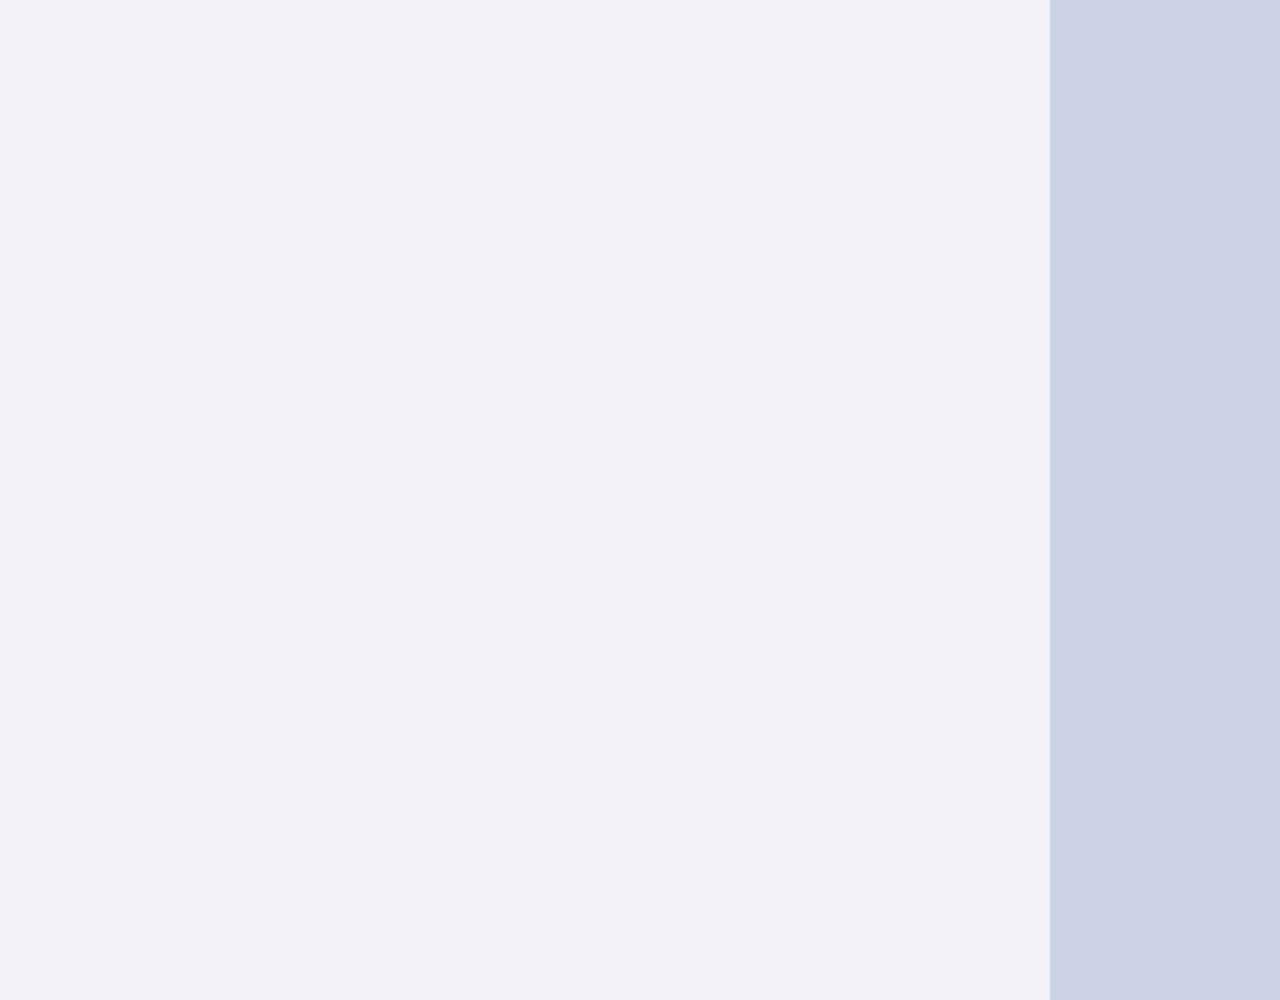
<file: shop.html>
<!DOCTYPE html>
<html lang="en">
  <head>
    <meta charset="UTF-8" />
    <meta name="viewport" content="width=device-width, initial-scale=1.0" />
    <link rel="stylesheet" href="styles.css" />
    <link
      rel="stylesheet"
      href="https://cdnjs.cloudflare.com/ajax/libs/font-awesome/6.5.1/css/all.min.css"
    />
    <title>Document</title>
  </head>
  <body>
    <section id="head">
      <div class="blog1">
        <div class="logo">
          <a href="index.html"><i class="fa-brands fa-facebook"></i></a>
        </div>
        <div class="search">
          <input
            type="text"
            name=""
            id="searchInput"
            placeholder="&#xF002; Search Facebook"
            style="font-family: Arial, FontAwesome"
          />
        </div>
        <div class="his" id="historyBox">
          <div class="New-Edit">
            <div class="new"><h3>Recent</h3></div>
            <div class="edit"><a href="">Edit</a></div>
          </div>
          <ul>
            <li>
              <div class="history-list" id="historyList">
                <div class="img"></div>
                <div class="name-act">
                  <div class="name"></div>
                  <div class="circle"></i></div>
                  <div class="des"></div>
                </div>
                <div class="x">x</div>
              </div>
            </li>
          </ul> 
        </div>
      </div>
      <div class="blog2">
        <ul>
          <li>
            <a href="index.html" >
              <i class="fa-solid fa-house"></i>                     
            </a> 
            
            <div class="label">
              <p>Home</p>
            </div>          
          </li>
          <li>
            <a href="friend.html" >
              <i class="fa-solid fa-user-group"></i>         
            </a> 
            <div class="label">
              <p>Group</p>
            </div>          
          </li>
          <li>
            <a href="video.html">
              <i class="fa-solid fa-tv"></i>          
            </a> 
            <div class="label">
              <p>Video</p>
            </div>          
          </li>
          <li>
            <a href="shop.html" class="color">
              <i class="fa-solid fa-store"></i>          
            </a> 
            <div class="line"></div> 
            <div class="label">
              <p>Marketplace</p>
            </div>          
          </li>
          <li>
            <a href="account.html">
              <i class="fa-regular fa-user"></i>          
            </a> 
            <div class="label">
              <p>Friend Request</p>
            </div>          
          </li>
          
        </ul>
      </div>
      <div class="blog3">
        <div class="menu-group">
          <ul>
            <li>
              <a href="#" class="menu-img" id="toggleButton"><img src="images/img_63957.png" alt=""></a>
              <div class="label">
                <p>Menu</p>
              </div>
              <div class="menu-feature" id="box">
                <div class="label-men"><h1>Menu</h1></div>
                <div class="group-feat">
                  <div class="feature-name">
                    <div class="socail">
                      <div class="social-label"><h3>Socail</h3></div>
                      <div class="f1">
                        <div class="f-img"><img src="images/calendar-icon-transparent-8.jpg" alt=""></div>
                        <div class="f-des">
                          <div class="h4">Event</div>
                          <p>injoiying with your holiday in khmer new year</p>
                        </div>
                      </div>
                      <div class="f1">
                        <div class="f-img"><img src="images/friends-icon-png-20.jpg" alt=""></div>
                        <div class="f-des">
                          <div class="h4">Friend</div>
                          <p>injoiying with your holiday in khmer new year</p>
                        </div>
                      </div>
                      <div class="f1">
                        <div class="f-img"><img src="images/group_buying_996806.png" alt=""></div>
                        <div class="f-des">
                          <div class="h4">Group</div>
                          <p>injoiying with your holiday in khmer new year</p>
                        </div>
                      </div>
                      <div class="f1">
                        <div class="f-img"><img src="images/Info_icon_002.svg.png" alt=""></div>
                        <div class="f-des">
                          <div class="h4">Information</div>
                          <p>injoiying with your holiday in khmer new year</p>
                        </div>
                      </div>
                      <div class="f1">
                        <div class="f-img"><img src="images/facebook-page-icon-0.jpg" alt=""></div>
                        <div class="f-des">
                          <div class="h4">Page</div>
                          <p>injoiying with your holiday in khmer new year</p>
                        </div>
                      </div>
                    </div>
                    <div class="feelings">
                      <div class="social-label"><h3>Feelings</h3></div>
                      <div class="f1">
                        <div class="f-img"><img src="images/calendar-icon-transparent-8.jpg" alt=""></div>
                        <div class="f-des">
                          <div class="h4">Event</div>
                          <p>injoiying with your holiday in khmer new year</p>
                        </div>
                      </div>
                      <div class="f1">
                        <div class="f-img"><img src="images/friends-icon-png-20.jpg" alt=""></div>
                        <div class="f-des">
                          <div class="h4">Friend</div>
                          <p>injoiying with your holiday in khmer new year</p>
                        </div>
                      </div>
                      <div class="f1">
                        <div class="f-img"><img src="images/group_buying_996806.png" alt=""></div>
                        <div class="f-des">
                          <div class="h4">Group</div>
                          <p>injoiying with your holiday in khmer new year</p>
                        </div>
                      </div>
                      <div class="f1">
                        <div class="f-img"><img src="images/Info_icon_002.svg.png" alt=""></div>
                        <div class="f-des">
                          <div class="h4">Information</div>
                          <p>injoiying with your holiday in khmer new year</p>
                        </div>
                      </div>
                      <div class="f1">
                        <div class="f-img"><img src="images/facebook-page-icon-0.jpg" alt=""></div>
                        <div class="f-des">
                          <div class="h4">Page</div>
                          <p>injoiying with your holiday in khmer new year</p>
                        </div>
                      </div>
                    </div>
                    <div class="personal">
                      <div class="social-label"><h3>Community Resources</h3></div>
                      <div class="f1">
                        <div class="f-img"><img src="images/calendar-icon-transparent-8.jpg" alt=""></div>
                        <div class="f-des">
                          <div class="h4">Event</div>
                          <p>injoiying with your holiday in khmer new year</p>
                        </div>
                      </div>
                      <div class="f1">
                        <div class="f-img"><img src="images/friends-icon-png-20.jpg" alt=""></div>
                        <div class="f-des">
                          <div class="h4">Friend</div>
                          <p>injoiying with your holiday in khmer new year</p>
                        </div>
                      </div>
                      <div class="f1">
                        <div class="f-img"><img src="images/group_buying_996806.png" alt=""></div>
                        <div class="f-des">
                          <div class="h4">Group</div>
                          <p>injoiying with your holiday in khmer new year</p>
                        </div>
                      </div>
                      <div class="f1">
                        <div class="f-img"><img src="images/Info_icon_002.svg.png" alt=""></div>
                        <div class="f-des">
                          <div class="h4">Information</div>
                          <p>injoiying with your holiday in khmer new year</p>
                        </div>
                      </div>
                      <div class="f1">
                        <div class="f-img"><img src="images/facebook-page-icon-0.jpg" alt=""></div>
                        <div class="f-des">
                          <div class="h4">Page</div>
                          <p>injoiying with your holiday in khmer new year</p>
                        </div>
                      </div>
                    </div>
                    <div class="community">
                      <div class="social-label"><h3>Personal</h3></div>
                      <div class="f1">
                        <div class="f-img"><img src="images/calendar-icon-transparent-8.jpg" alt=""></div>
                        <div class="f-des">
                          <div class="h4">Event</div>
                          <p>injoiying with your holiday in khmer new year</p>
                        </div>
                      </div>
                      <div class="f1">
                        <div class="f-img"><img src="images/friends-icon-png-20.jpg" alt=""></div>
                        <div class="f-des">
                          <div class="h4">Friend</div>
                          <p>injoiying with your holiday in khmer new year</p>
                        </div>
                      </div>
                      <div class="f1">
                        <div class="f-img"><img src="images/group_buying_996806.png" alt=""></div>
                        <div class="f-des">
                          <div class="h4">Group</div>
                          <p>injoiying with your holiday in khmer new year</p>
                        </div>
                      </div>
                      <div class="f1">
                        <div class="f-img"><img src="images/Info_icon_002.svg.png" alt=""></div>
                        <div class="f-des">
                          <div class="h4">Information</div>
                          <p>injoiying with your holiday in khmer new year</p>
                        </div>
                      </div>
                      <div class="f1">
                        <div class="f-img"><img src="images/facebook-page-icon-0.jpg" alt=""></div>
                        <div class="f-des">
                          <div class="h4">Page</div>
                          <p>injoiying with your holiday in khmer new year</p>
                        </div>
                      </div>
                    </div>
                  </div>
                  <div class="create">
                    <div class="label-create"><h3>Create</h3></div>
                    <div class="create-op">
                      <ul>
                        <li>
                          <div class="icon"><i class="fa-solid fa-signs-post"></i></div>
                          <a href="#">Status</a>
  
                        </li>
                        <li>
                          <div class="icon"><i class="fa-solid fa-book-open"></i></div>
                          <a href="#">Story</a>
                        </li>
                        <li>
                          <div class="icon"><i class="fa-solid fa-photo-film"></i></i></div>
                          <a href="#">Reel</a>
                        </li>
                        <li>
                          <div class="icon"><i class="fa-solid fa-calendar-days"></i></i></div>
                          <a href="#">Event</a>
                        </li>
                      </ul>
                      <hr>
                      <ul>
                        <li>
                          <div class="icon"><i class="fa-solid fa-signs-post"></i></div>
                          <a href="#">Status</a>
  
                        </li>
                        <li>
                          <div class="icon"><i class="fa-solid fa-book-open"></i></div>
                          <a href="#">Story</a>
                        </li>
                        <li>
                          <div class="icon"><i class="fa-solid fa-photo-film"></i></i></div>
                          <a href="#">Reel</a>
                        </li>
                        <li>
                          <div class="icon"><i class="fa-solid fa-calendar-days"></i></i></div>
                          <a href="#">Event</a>
                        </li>
                      </ul>
                    </div>
                  </div>
                </div>
              </div> 
            </li>
            <li>
              <a href="#" id="toggleButton1"><i class="fa-brands fa-facebook-messenger"></i></a>
              <div class="label">
                <p>Messenger</p>
              </div>
              <div class="chat-container" id="box1">
                <div class="chat-opt">
                  <div class="chat-label"><h1>Chats</h1></div>
                  <div class="opts">
                    <div class="opt1"><i class="fa-solid fa-ellipsis"></i></div>
                    <div class="opt1"><i class="fa-solid fa-expand"></i></div>
                    <div class="opt1"><i class="fa-solid fa-square-pen"></i></div>
                  </div>
                </div>
                <div class="chat-search">
                  <input
                    type="text"
                    name=""
                    id="searchInput"
                    placeholder="&#xF002; Search Messenger"
                    style="font-family: Arial, FontAwesome"
                  />
                </div>
                <div class="inbox">
                  <div class="inbox-label"><h4>Inbox</h4></div>
                  <div class="com"><h4>Community</h4></div>
                </div>
                <div class="mes-container">
                  <ul id="messageList"></ul>
                </div>
              </div>
            </li>
            <li>
              <a href="#" id="toggleButton2"><i class="fa-solid fa-bell"></i></a>
              <div class="label">
                <p>Notifications</p>
              </div>
              <div class="notific-container" id="box2">
                <div class="notif-lable">
                  <div class="label2"><h2>Notification</h2></div>
                  <div class="icon"><i class="fa-solid fa-ellipsis"></i></div>
                </div>
                <div class="all-read">
                  <h4>All</h4>
                  <h4>Unread</h4>
                </div>
                <div class="new-see">
                  <h4>New</h4>
                  <h4>See all</h4>
                </div>
                <div class="list-notify">
                  <ul></ul>
                </div>
              </div>
            </li>
            <li>
              <a href="#" ><div class="acc-img"><img src="images/veasna.jpg" alt=""></div></a>
              <div class="label">
                <p>Account</p>
              </div>
            </li>
          </ul>
        </div>
      </div>
    </section>
    <section id="content">
      <div class="content1">
        <div class="user-list">
          <ul>
            <li>
              <div class="user-pro">
                <div class="pro-pic"></div><div class="username"></div>
              </div>
            </li>
          </ul>
          <div class="drop">
            <i class="fa-solid fa-chevron-down"></i>
            <h4>See more</h4>
          </div>
          <div class="line-l"></div>
          <div class="label-short">
            <h4>Your shortcuts</h4><h4 style="color: #0866ff;">Edit</h4>
          </div>
            <div class="shortcut-list">
              <ul>
                <li>
                  <div class="short-cut">
                    <div class="short-icon"></div><div class="short-name"></div>
                  </div>
                </li>
              </ul>
            </div>
            <div class="drop">
              <i class="fa-solid fa-chevron-down"></i>
              <h4>See more</h4>
            </div>
            <div class="line-l"></div>
            <div class="label-short">
              <h4>Your shortcuts</h4><h4 style="color: #0866ff;">Edit</h4>
            </div>
        </div>
      </div>
      <div class="content2">
        <div class="story-box">
          <div class="box">
            
            <div class="create-story"><div class="button"><i class="fa-solid fa-plus"></i></div><p>Create Story</p></div>
            
          </div>
          <div class="box1">
            <div class="stor-pro"></div>
            <div class="story-pro"><img src="images/chhunleng.jpg" alt=""></div>
            <h4>Chhoun Chhunleng</h4>
          </div>
          <div class="box2 ">
            <div class="stor-pro"></div>
            <div class="story-pro"><img src="images/menghorng.jpg" alt=""></div>
            <h4>Meng Horng</h4>
          </div>
          <div class="box3">
            <div class="stor-pro"></div>
            <div class="story-pro"><img src="images/chhorm.jpg" alt=""></div>
            <h4>Chhorn Chhorm</h4>
          </div>
          <div class="box4">
            <div class="stor-pro"></div>
            <div class="story-pro"><img src="images/ousa.jpg" alt=""></div>
            <h4>Ang Ousa</h4>
          </div>
        </div>
        <div class="function">
          <div class="pro-stat">
            <div class="account-pro"><img src="images/veasna.jpg" alt=""></div>
            <input type="text" placeholder="What's on your mine ,Veasna ?">
          </div>
          <div class="line-2"></div>
          <div class="menu-function">
            <div class="f-box">
              <i class="fa-solid fa-video"></i>
              <h4>Live Video</h4>
            </div>
            <div class="f-box">
              <i class="fa-solid fa-images"></i>
              <h4>Photo/Video</h4>
            </div>
            <div class="f-box">
              <i class="fa-regular fa-face-smile"></i>
              <h4>Feeling/Activity</h4>
            </div>
          </div>
        </div>
        <div class="post-box">
          <div class="profiles-sett">
            <div class="profile-name">
              <div class="user-profiles"><img src="images/seth.jpg" alt=""></div>
              <div class="name-des">
                <h4>ACLEDA Bank plc</h4>
                <div class="status-public">
                  <p>4hours .</p><i class="fa-solid fa-earth-americas"></i>
                </div>
              </div>
            </div>
            <div class="setting">
              <i class="fa-solid fa-ellipsis"></i>
              <i class="fa-solid fa-xmark"></i>
            </div>
          </div>
          <div class="caption">
            <p>Lorem ipsum dolor sit amet consectetur adipisicing elit. Ducimus ipsam consequuntur, obcaecati ad nihil repellendus, eos, quam enim placeat dignissimos asperiores voluptatem pariatur? Ullam ipsa, ipsam autem sit perferendis dignissimos!</p>
          </div>
          <div class="post-img">
            <img src="images/heng.jpg" alt="">
          </div>
          <div class="action-box">
            <div class="action-label">
              <div class="like"><i class="fa-solid fa-thumbs-up"></i>  9.1 likes</div>
              <div class="com-share">
                <div class="comment"><p>Comments 2.3k</p></div>
                <div class="share">Shares 1.1k</div>
              </div>
            </div>
            <div class="line-2"></div>
            <div class="action-icon">
              <div class="b1">
                <i class="fa-regular fa-thumbs-up"></i>
                <p>Like</p>
              </div>
              <div class="b1">
                <i class="fa-regular fa-comment"></i>
                <p>Comment</p>
              </div>
              <div class="b1">
                <i class="fa-solid fa-share"></i>
                <p>Share</p>
              </div>
            </div>
            
          </div>
        </div>
        <div class="post-box">
          <div class="profiles-sett">
            <div class="profile-name">
              <div class="user-profiles"><img src="images/ousa.jpg" alt=""></div>
              <div class="name-des">
                <h4>ACLEDA Bank plc</h4>
                <div class="status-public">
                  <p>4hours .</p><i class="fa-solid fa-earth-americas"></i>
                </div>
              </div>
            </div>
            <div class="setting">
              <i class="fa-solid fa-ellipsis"></i>
              <i class="fa-solid fa-xmark"></i>
            </div>
          </div>
          <div class="caption">
            <p>Every moment with you is a treasure, and I cherish the love we share more than words can express.</p>
          </div>
          <div class="post-img">
            <img src="images/leakhena.jpg" alt="">
          </div>
          <div class="action-box">
            <div class="action-label">
              <div class="like"><i class="fa-solid fa-thumbs-up"></i>  19.1 likes</div>
              <div class="com-share">
                <div class="comment"><p>Comments 22.3k</p></div>
                <div class="share">Shares 12.1k</div>
              </div>
            </div>
            <div class="line-2"></div>
            <div class="action-icon">
              <div class="b1">
                <i class="fa-regular fa-thumbs-up"></i>
                <p>Like</p>
              </div>
              <div class="b1">
                <i class="fa-regular fa-comment"></i>
                <p>Comment</p>
              </div>
              <div class="b1">
                <i class="fa-solid fa-share"></i>
                <p>Share</p>
              </div>
            </div>
            
          </div>
        </div>
        <div class="post-box">
          <div class="profiles-sett">
            <div class="profile-name">
              <div class="user-profiles"><img src="images/veasna.jpg" alt=""></div>
              <div class="name-des">
                <h4>Sruoy Veasna</h4>
                <div class="status-public">
                  <p>4hours .</p><i class="fa-solid fa-earth-americas"></i>
                </div>
              </div>
            </div>
            <div class="setting">
              <i class="fa-solid fa-ellipsis"></i>
              <i class="fa-solid fa-xmark"></i>
            </div>
          </div>
          <div class="caption">
            <p>Lorem ipsum dolor sit amet consectetur adipisicing elit. Ducimus ipsam consequuntur, obcaecati ad nihil repellendus, eos, quam enim placeat dignissimos asperiores voluptatem pariatur? Ullam ipsa, ipsam autem sit perferendis dignissimos!</p>
          </div>
          <div class="post-img">
            <img src="images/veasna.jpg" alt="">
          </div>
          <div class="action-box">
            <div class="action-label">
              <div class="like"><i class="fa-solid fa-thumbs-up"></i>  9.1 likes</div>
              <div class="com-share">
                <div class="comment"><p>Comments 2.3k</p></div>
                <div class="share">Shares 4.1k</div>
              </div>
            </div>
            <div class="line-2"></div>
            <div class="action-icon">
              <div class="b1">
                <i class="fa-regular fa-thumbs-up"></i>
                <p>Like</p>
              </div>
              <div class="b1">
                <i class="fa-regular fa-comment"></i>
                <p>Comment</p>
              </div>
              <div class="b1">
                <i class="fa-solid fa-share"></i>
                <p>Share</p>
              </div>
            </div>
            
          </div>
        </div>
      </div>
      <div class="content3">
        <div class="show-bar">
          <div class="c1"><h4>Your Pages and Profiles</h4><h4 style="color: #0866ff;">Edit</h4></div>
          <div class="c2"><div class="d1"><img src="images/veasna.jpg" alt=""></div><div class="l1"><h4>Veasna Sruoy</h4></div></div>
          <div class="c3"><i class="fa-solid fa-paper-plane"></i><div class="l2"><h4>Switch to page</h4></div></div>
          <div class="line-2"></div>
          <div class="c4"><h4>Contact</h4><i class="fa-solid fa-magnifying-glass"></i></div>
          <div class="c5">
            <div class="p1"><img src="images/visal.jpg" alt=""></div><div class="let1"><p>Piseth Visal</p><i class="fa-solid fa-circle"></i></div>
          </div>
          <div class="c5">
            <div class="p1"><img src="images/va.jpg" alt=""></div><div class="let1"><p>Phorn Senngva</p><i class="fa-solid fa-circle"></i></div>
          </div>
          <div class="c5">
            <div class="p1"><img src="images/yuthy.jpg" alt=""></div><div class="let1"><p>Dorn Yuth</p><i class="fa-solid fa-circle"></i></div>
          </div>
          <div class="c5">
            <div class="p1"><img src="images/chhunleng.jpg" alt=""></div><div class="let1"><p>Chhoun Chhunleng</p><i class="fa-solid fa-circle"></i></div>
          </div>
          <div class="c5">
            <div class="p1"><img src="images/ousa.jpg" alt=""></div><div class="let1"><p>Ang Ousa</p><i class="fa-solid fa-circle"></i></div>
          </div>
          <div class="c5">
            <div class="p1"><img src="images/mey.jpg" alt=""></div><div class="let1"><p>Sruoy Meymey</p><i class="fa-solid fa-circle"></i></div>
          </div>
          <div class="line-2"></div>
          <div class="c5">
            <div class="p1"><img src="images/seth.jpg" alt=""></div><div class="let1"><p>Cheap Piseth</p><i class="fa-solid fa-circle"></i></div>
          </div>
          <div class="c5">
            <div class="p1"><img src="images/leakhena.jpg" alt=""></div><div class="let1"><p>Heng Leakhena</p><i class="fa-solid fa-circle"></i></div>
          </div>
          <div class="c5">
            <div class="p1"><img src="images/menghorng.jpg" alt=""></div><div class="let1"><p>Hak Menghorng</p><i class="fa-solid fa-circle"></i></div>
          </div>
          <div class="c5">
            <div class="p1"><img src="images/thornin.jpg" alt=""></div><div class="let1"><p>Morn Sombathornin</p><i class="fa-solid fa-circle"></i></div>
          </div>
        </div>
      </div>
    </section>
    <script src="script.js"></script>
  </body>
  <script>
    // Array data for images, names, descriptions, and 'x'
    const historyData = [
      ["Ang Ousa", "images/ousa.jpg", "1 new reaction to the latest post", "x"],
      ["Mey Mey", "images/mey.jpg", "2 new", "x"],
      ["Morn Thornin", "images/thornin.jpg", "3 new", "x"],
      ["Pu Heng", "images/heng.jpg", "2 new reaction to the latest post", "x"],
      ["Sengva Phorn", "images/va.jpg", "5 new", "x"],
      ["Cheap Piseth", "images/seth.jpg", "9+ new", "x"],
      ["Chhorn Chhorm", "images/chhorm.jpg", "2 new", "x"],
      ["Chhuon Chhunleng", "images/chhunleng.jpg", "2 new", "x"],
      
    ];

    // Function to populate history list
    function populateHistoryList() {
      const historyList = document.querySelector(".his ul");
      historyList.innerHTML = ""; // Clear previous content

      historyData.forEach((profile) => {
        const listItem = document.createElement("li");

        const profileContainer = document.createElement("div");
        profileContainer.classList.add("history-list");

        const profileImage = document.createElement("img");
        profileImage.classList.add("img");
        profileImage.src = profile[1];

        const nameActContainer = document.createElement("div");
        nameActContainer.classList.add("name-act");

        const nameElement = document.createElement("div");
        nameElement.classList.add("name");
        nameElement.textContent = profile[0];

        const circleElement = document.createElement("div");
        circleElement.classList.add("circle");
        circleElement.innerHTML = '<i class="fa-solid fa-circle"></i>';

        const desElement = document.createElement("div");
        desElement.classList.add("des");
        desElement.textContent = profile[2];

        const removeButton = document.createElement("div");
        removeButton.classList.add("x");
        removeButton.textContent = profile[3];
        removeButton.addEventListener("click", () => {
          // Remove the corresponding profile from historyData array
          const index = historyData.findIndex((item) => item[0] === profile[0]);
          if (index !== -1) {
            historyData.splice(index, 1);
            populateHistoryList();
          }
        });

        nameActContainer.appendChild(nameElement);
        nameActContainer.appendChild(circleElement);
        nameActContainer.appendChild(desElement);

        profileContainer.appendChild(profileImage);
        profileContainer.appendChild(nameActContainer);
        profileContainer.appendChild(removeButton);

        listItem.appendChild(profileContainer);

        historyList.appendChild(listItem);
      });
    }

    // Call the function to populate history list
    populateHistoryList();
    const Historydatas = [
        ["Ang Ousa", "images/ousa.jpg", "1 new reaction to the latest post"],
        ["Mey", "images/mey.jpg", "i love you"],
        ["Visal", "images/visal.jpg", "hi brother"],
        ["Ratha", "images/ratha.jpg", "I want ice-cream"],
        ["Yuthy", "images/yuthy.jpg", "lalalala"],
        // Add more data here if needed
      ];

      function populateMessages() {
        const messageList = document.getElementById("messageList");

        // Clear existing content
        messageList.innerHTML = "";

        // Loop through Historydatas and create list items
        Historydatas.forEach((data) => {
          const [name, image, message] = data;

          const listItem = document.createElement("li");

          const profile = document.createElement("div");
          profile.classList.add("mes-prof");

          const profilePic = document.createElement("div");
          profilePic.classList.add("mes-pic");

          const profileImg = document.createElement("img");
          profileImg.src = image;
          profileImg.alt = name; // Provide alt text for accessibility
          profilePic.appendChild(profileImg);

          profile.appendChild(profilePic);

          const profileDesc = document.createElement("div");
          profileDesc.classList.add("mes-des");

          const profileName = document.createElement("div");
          profileName.classList.add("mes-name");
          profileName.innerHTML = `<h4>${name}</h4>`;
          profileDesc.appendChild(profileName);

          const profileChat = document.createElement("div");
          profileChat.classList.add("mes-chat");
          profileChat.innerHTML = `<p>${message}</p>`;
          profileDesc.appendChild(profileChat);

          profile.appendChild(profileDesc);
          listItem.appendChild(profile);

          messageList.appendChild(listItem);
        });
      }

      // Populate messages on page load
      populateMessages();
      const datahisry = [
  ["Ang Ousa", "images/ousa.jpg", "1 new reaction to the latest post"],
];

const historyData5 = [
    ["Store Cambo", "images/ratha.jpg"],
    ["Guitar", "images/lyta.jpg"],
    ["Market", "images/lyta.jpg"],
    ["Ware House", "images/ddc116.jpg"],
    ["Vanesa", "images/th.jpg"],
    ["Shop", "images/shop.jpg"],
];

// Function to create and append user items to the list
function createUserItem(user) {
    const [username, imageSrc] = user;

    // Create list item
    const listItem = document.createElement('li');

    // Create user profile container
    const userPro = document.createElement('div');
    userPro.classList.add('user-pro');

    // Create profile picture container
    const proPic = document.createElement('div');
    proPic.classList.add('pro-pic');
    const profileImage = document.createElement('img');
    profileImage.src = imageSrc;
    profileImage.alt = username;
    proPic.appendChild(profileImage);

    // Create username container
    const usernameContainer = document.createElement('div');
    usernameContainer.classList.add('username');
    usernameContainer.textContent = username;

    userPro.appendChild(proPic);
    userPro.appendChild(usernameContainer);

    listItem.appendChild(userPro);

    return listItem;
}

// Function to display users
function displayUsers() {
    const userList = document.querySelector('.user-list ul');
    // Clear existing items
    userList.innerHTML = '';

    // Loop through historyData5 and create user items
    historyData5.forEach(user => {
        const userItem = createUserItem(user);
        userList.appendChild(userItem);
    });
}

// Call the displayUsers function to initially populate the list
displayUsers();

  </script>
</html>
</file>
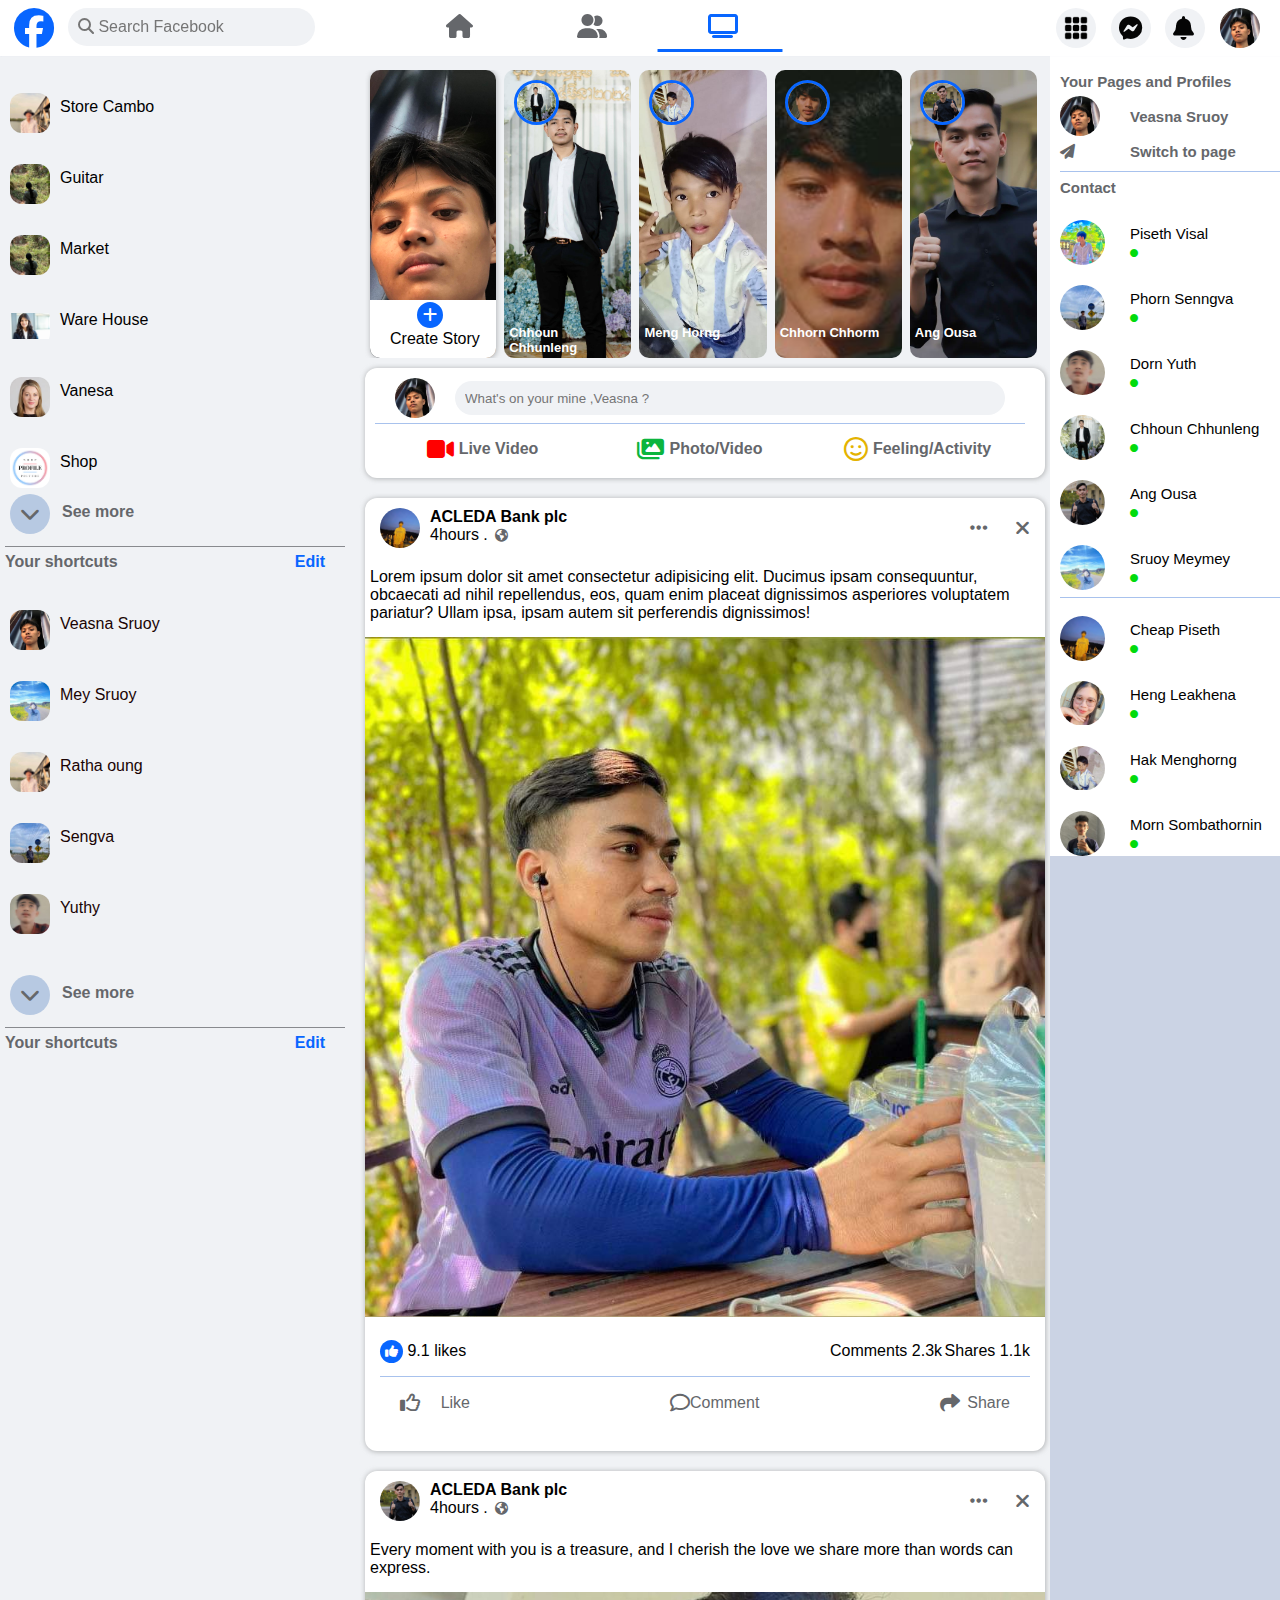
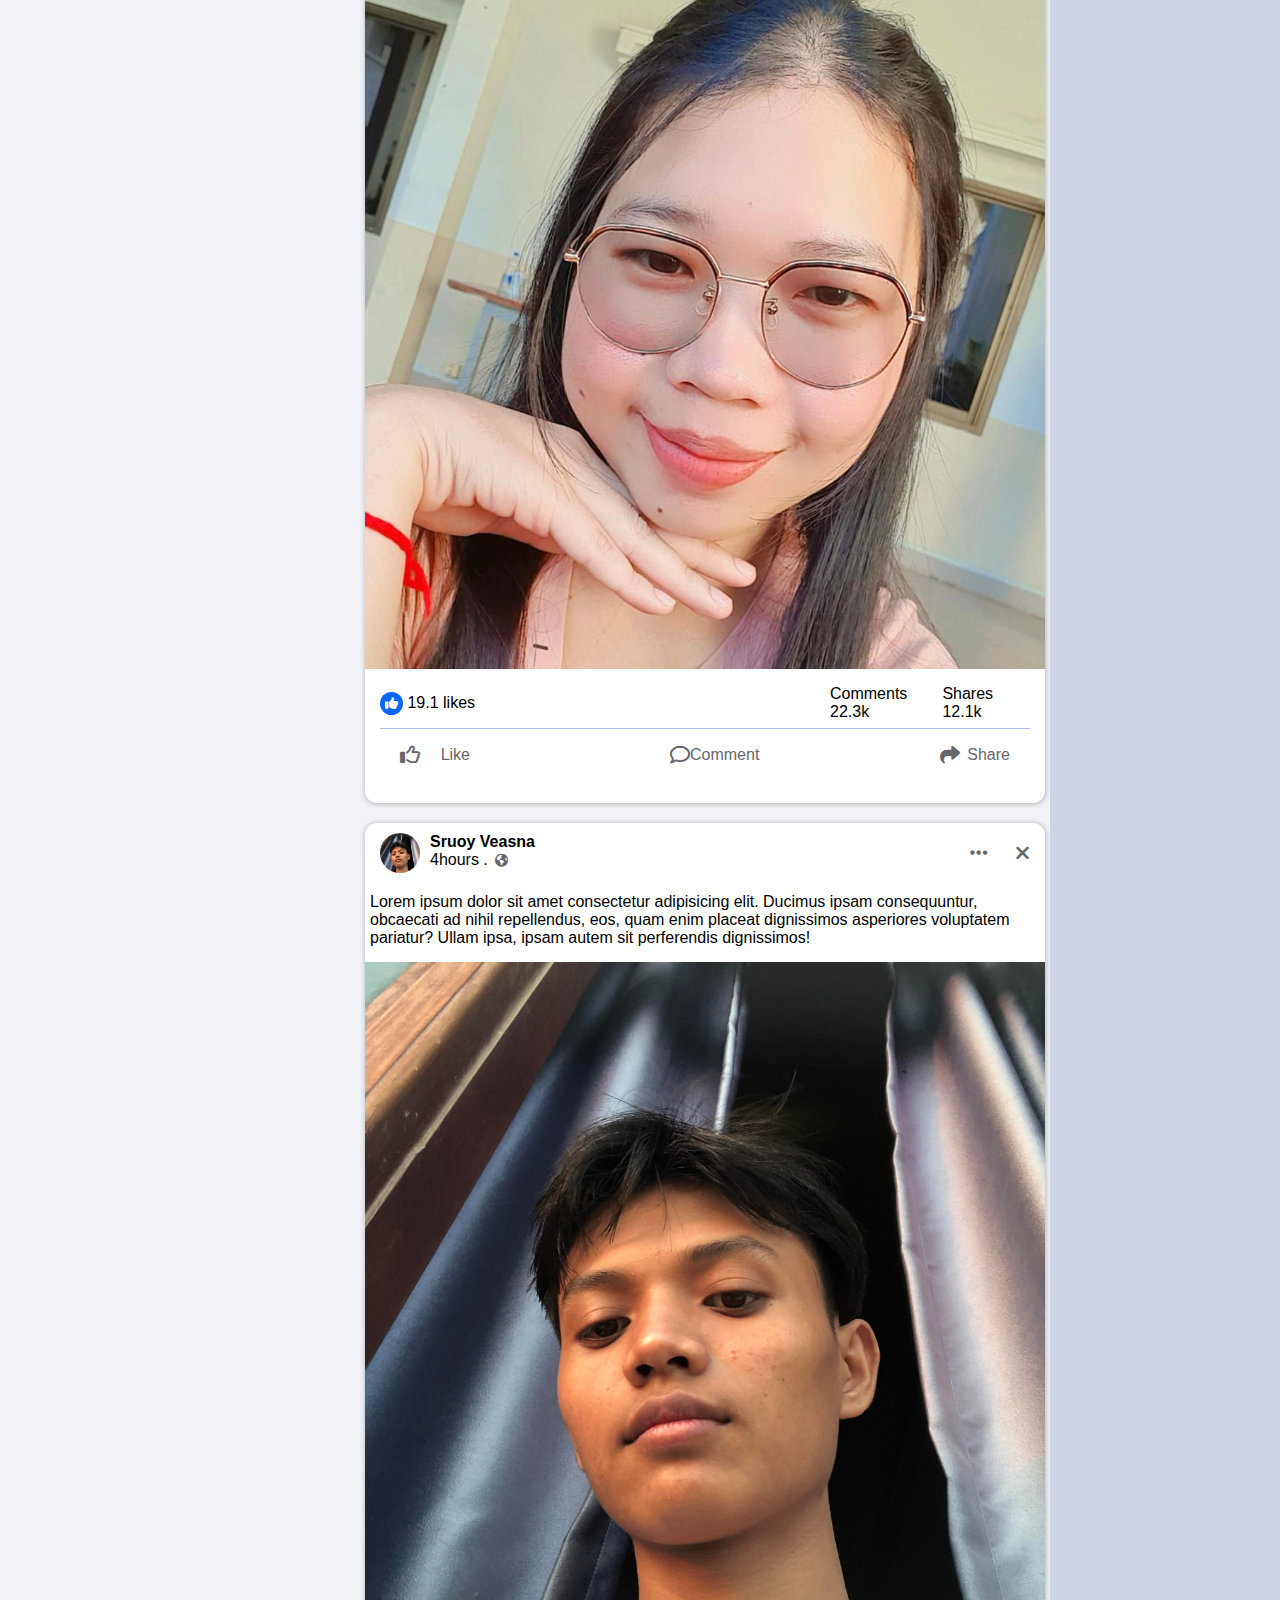
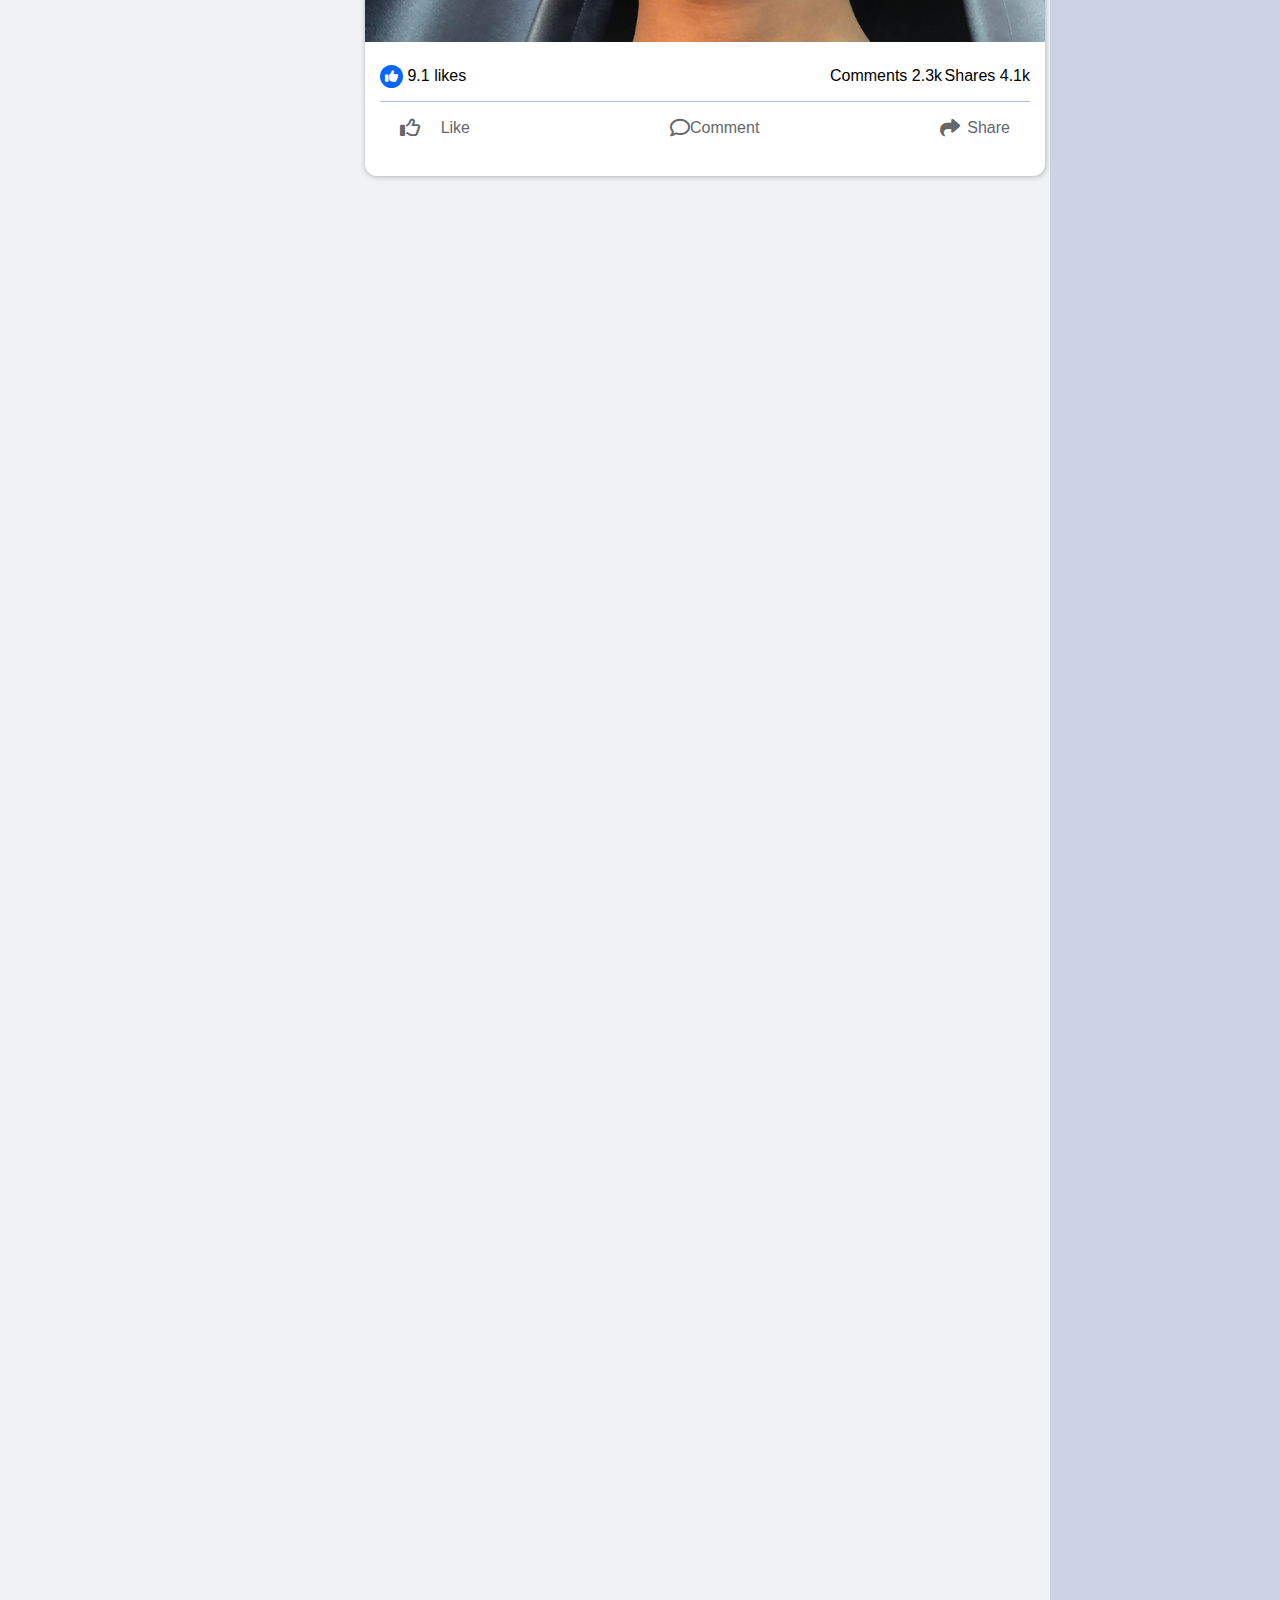
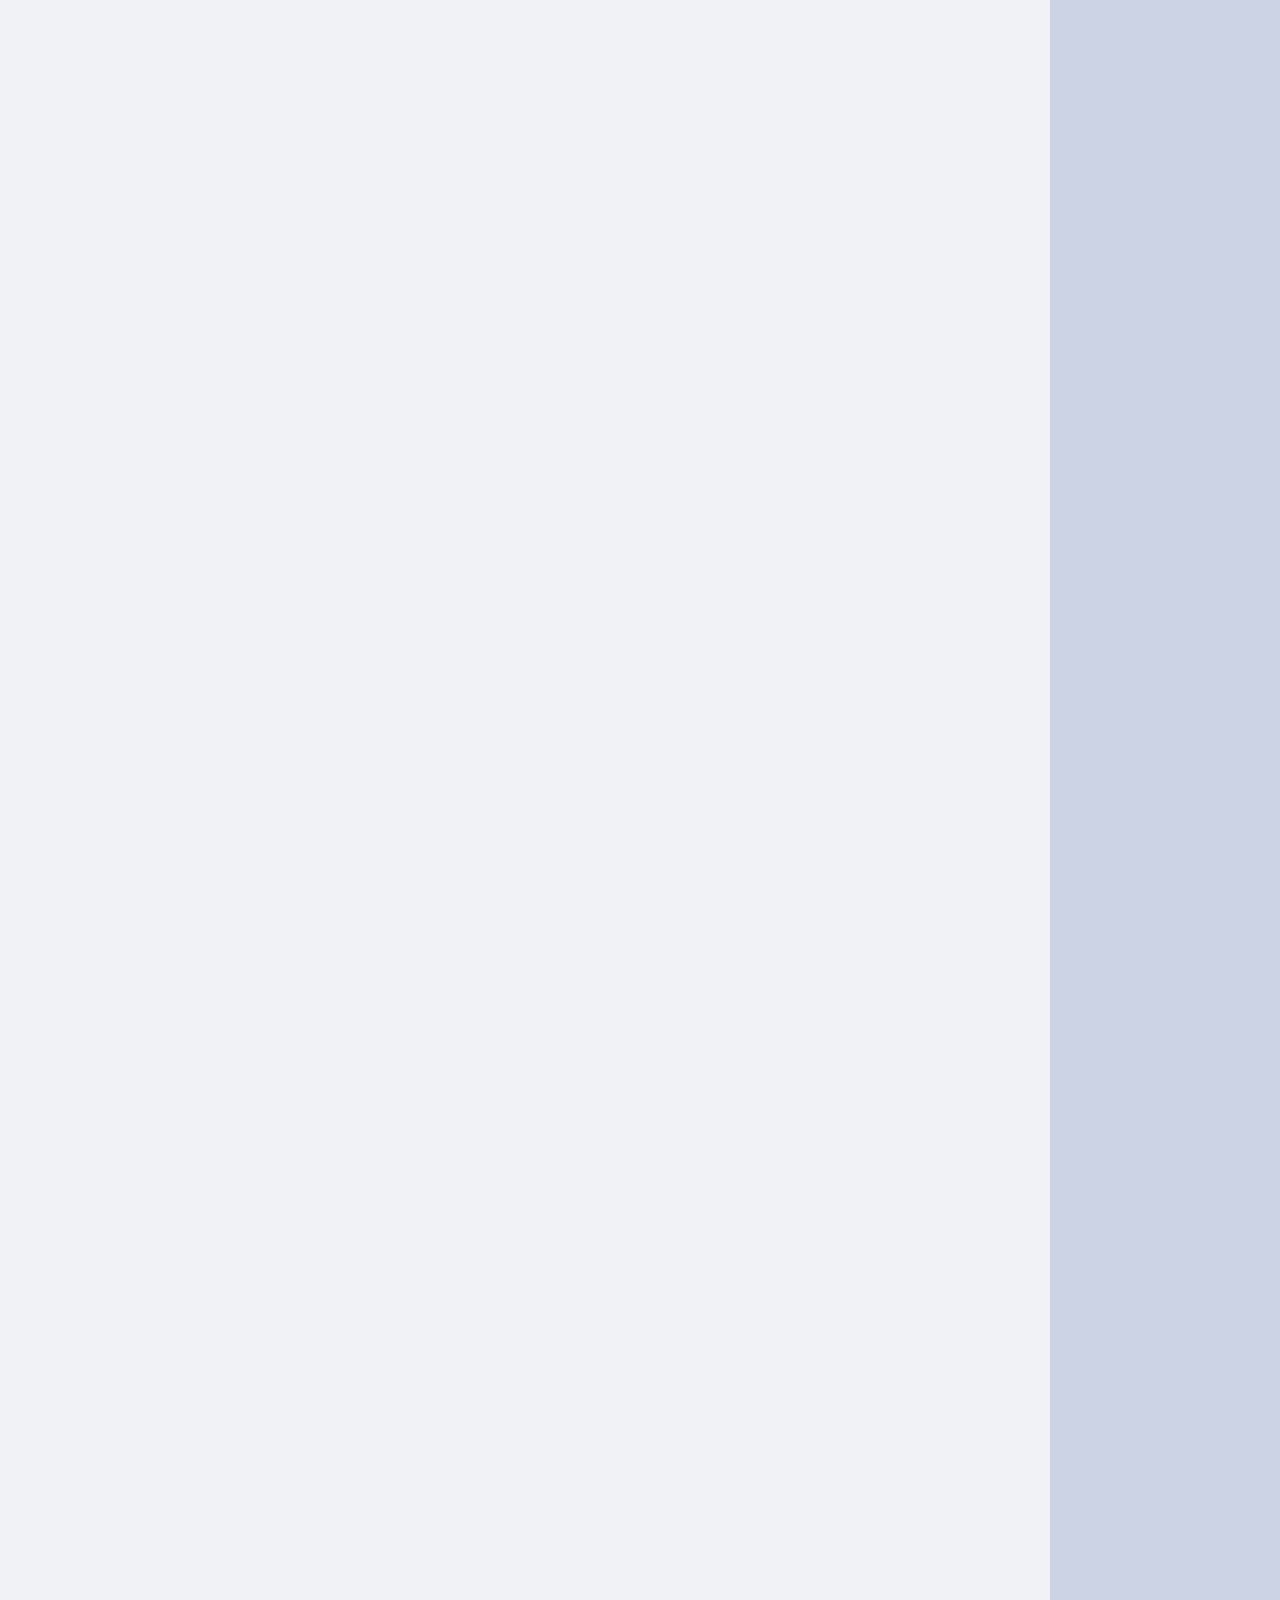
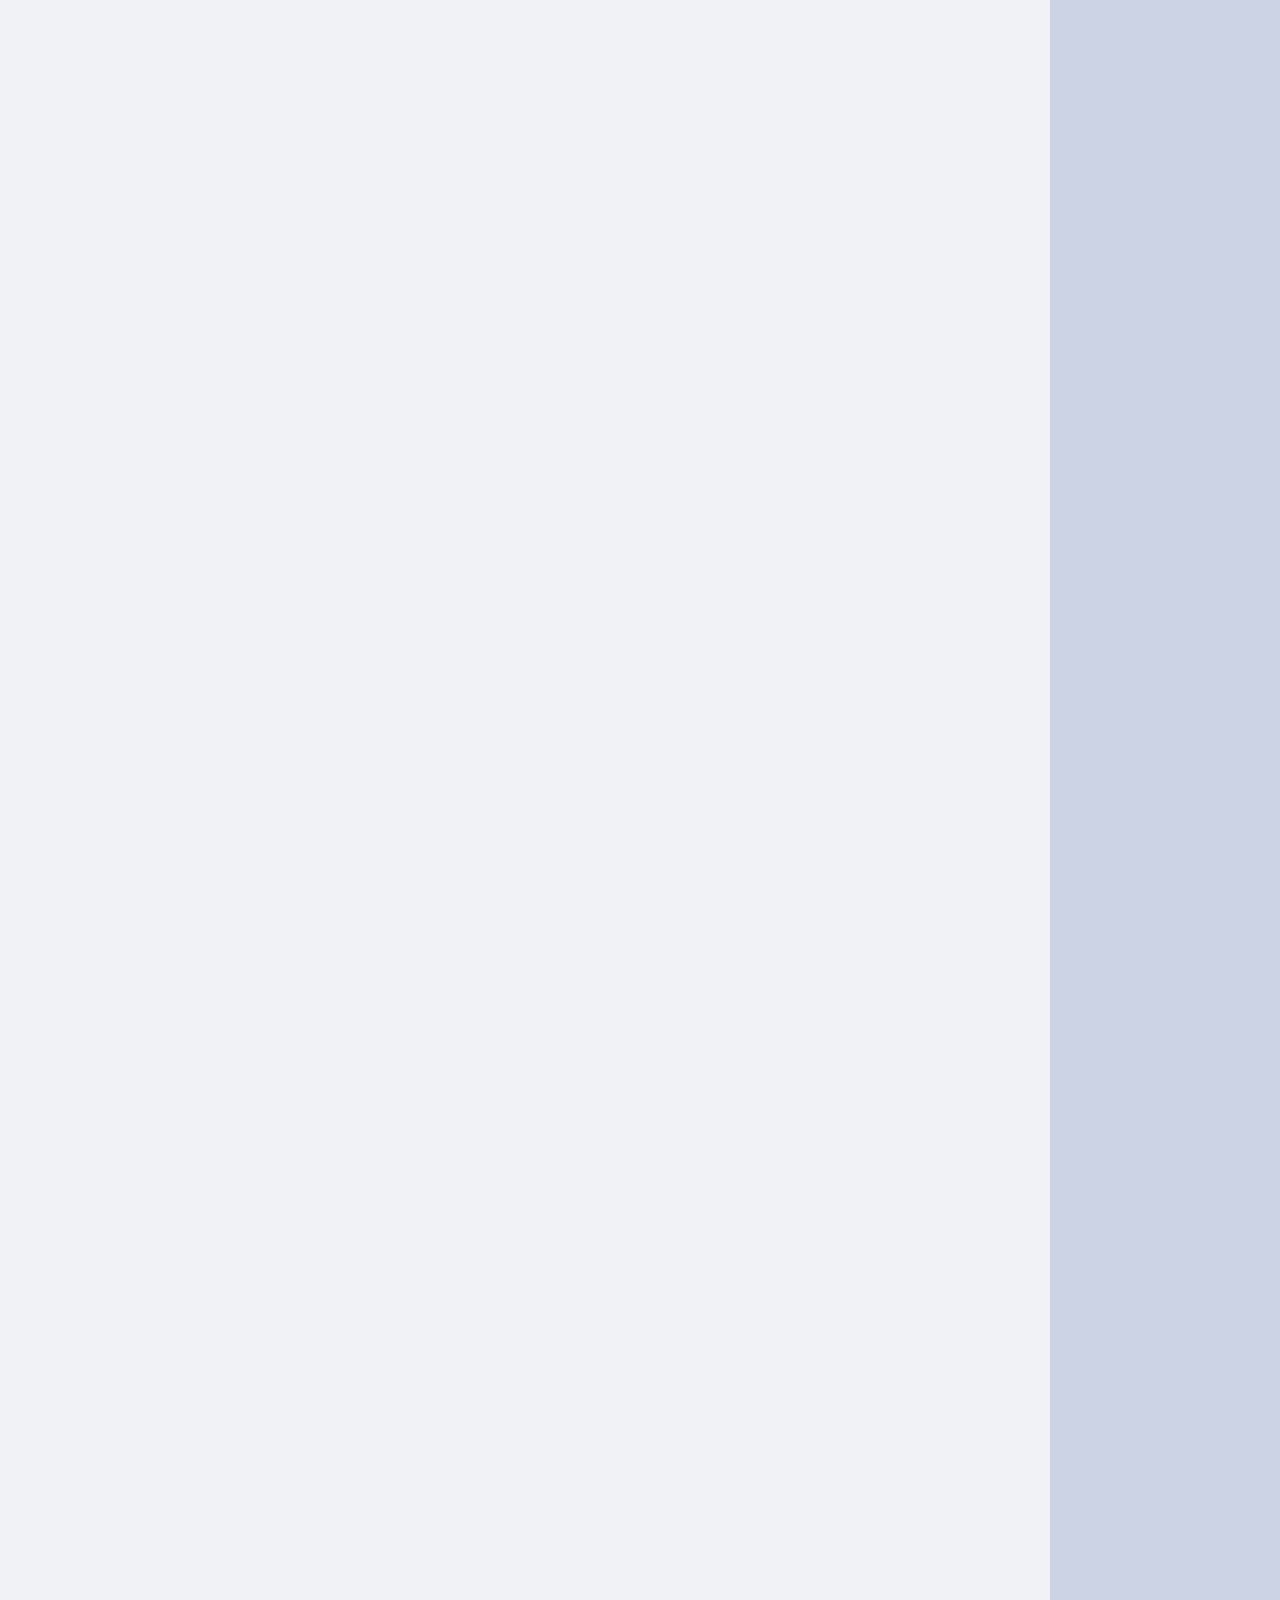
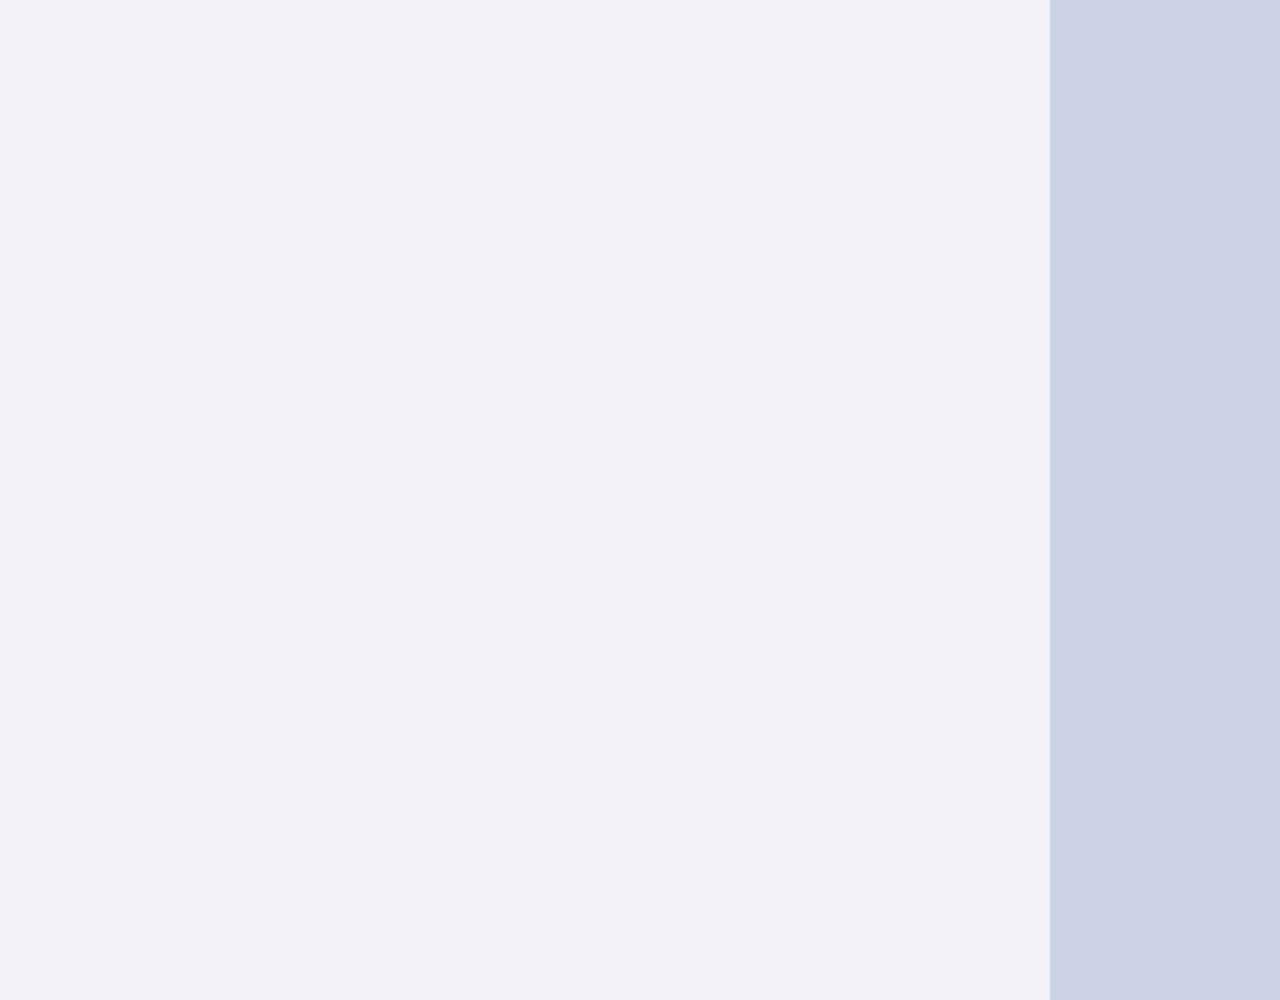
<file: video.html>
<!DOCTYPE html>
<html lang="en">
  <head>
    <meta charset="UTF-8" />
    <meta name="viewport" content="width=device-width, initial-scale=1.0" />
    <link rel="stylesheet" href="styles.css" />
    <link
      rel="stylesheet"
      href="https://cdnjs.cloudflare.com/ajax/libs/font-awesome/6.5.1/css/all.min.css"
    />
    <title>Document</title>
  </head>
  <body>
    <section id="head">
      <div class="blog1">
        <div class="logo">
          <a href="index.html"><i class="fa-brands fa-facebook"></i></a>
        </div>
        <div class="search">
          <input
            type="text"
            name=""
            id="searchInput"
            placeholder="&#xF002; Search Facebook"
            style="font-family: Arial, FontAwesome"
          />
        </div>
        <div class="his" id="historyBox">
          <div class="New-Edit">
            <div class="new"><h3>Recent</h3></div>
            <div class="edit"><a href="">Edit</a></div>
          </div>
          <ul>
            <li>
              <div class="history-list" id="historyList">
                <div class="img"></div>
                <div class="name-act">
                  <div class="name"></div>
                  <div class="circle"></i></div>
                  <div class="des"></div>
                </div>
                <div class="x">x</div>
              </div>
            </li>
          </ul> 
        </div>
      </div>
      <div class="blog2">
        <ul>
          <li>
            <a href="index.html" >
              <i class="fa-solid fa-house"></i>                     
            </a> 
             
            <div class="label">
              <p>Home</p>
            </div>          
          </li>
          <li>
            <a href="friend.html" >
              <i class="fa-solid fa-user-group"></i>         
            </a> 
            <div class="label">
              <p>Group</p>
            </div>          
          </li>
          <li>
            <a href="video.html" class="color">
              <i class="fa-solid fa-tv"></i>          
            </a> 
            <div class="line"></div>
            <div class="label">
              <p>Video</p>
            </div>          
          </li>
          <li>
            <a href="shop.html">
              <i class="fa-solid fa-store"></i>          
            </a> 
            <div class="label">
              <p>Marketplace</p>
            </div>          
          </li>
          <li>
            <a href="account.html">
              <i class="fa-regular fa-user"></i>          
            </a> 
            <div class="label">
              <p>Friend Request</p>
            </div>          
          </li>
          
        </ul>
      </div>
      <div class="blog3">
        <div class="menu-group">
          <ul>
            <li>
              <a href="#" class="menu-img" id="toggleButton"><img src="images/img_63957.png" alt=""></a>
              <div class="label">
                <p>Menu</p>
              </div>
              <div class="menu-feature" id="box">
                <div class="label-men"><h1>Menu</h1></div>
                <div class="group-feat">
                  <div class="feature-name">
                    <div class="socail">
                      <div class="social-label"><h3>Socail</h3></div>
                      <div class="f1">
                        <div class="f-img"><img src="images/calendar-icon-transparent-8.jpg" alt=""></div>
                        <div class="f-des">
                          <div class="h4">Event</div>
                          <p>injoiying with your holiday in khmer new year</p>
                        </div>
                      </div>
                      <div class="f1">
                        <div class="f-img"><img src="images/friends-icon-png-20.jpg" alt=""></div>
                        <div class="f-des">
                          <div class="h4">Friend</div>
                          <p>injoiying with your holiday in khmer new year</p>
                        </div>
                      </div>
                      <div class="f1">
                        <div class="f-img"><img src="images/group_buying_996806.png" alt=""></div>
                        <div class="f-des">
                          <div class="h4">Group</div>
                          <p>injoiying with your holiday in khmer new year</p>
                        </div>
                      </div>
                      <div class="f1">
                        <div class="f-img"><img src="images/Info_icon_002.svg.png" alt=""></div>
                        <div class="f-des">
                          <div class="h4">Information</div>
                          <p>injoiying with your holiday in khmer new year</p>
                        </div>
                      </div>
                      <div class="f1">
                        <div class="f-img"><img src="images/facebook-page-icon-0.jpg" alt=""></div>
                        <div class="f-des">
                          <div class="h4">Page</div>
                          <p>injoiying with your holiday in khmer new year</p>
                        </div>
                      </div>
                    </div>
                    <div class="feelings">
                      <div class="social-label"><h3>Feelings</h3></div>
                      <div class="f1">
                        <div class="f-img"><img src="images/calendar-icon-transparent-8.jpg" alt=""></div>
                        <div class="f-des">
                          <div class="h4">Event</div>
                          <p>injoiying with your holiday in khmer new year</p>
                        </div>
                      </div>
                      <div class="f1">
                        <div class="f-img"><img src="images/friends-icon-png-20.jpg" alt=""></div>
                        <div class="f-des">
                          <div class="h4">Friend</div>
                          <p>injoiying with your holiday in khmer new year</p>
                        </div>
                      </div>
                      <div class="f1">
                        <div class="f-img"><img src="images/group_buying_996806.png" alt=""></div>
                        <div class="f-des">
                          <div class="h4">Group</div>
                          <p>injoiying with your holiday in khmer new year</p>
                        </div>
                      </div>
                      <div class="f1">
                        <div class="f-img"><img src="images/Info_icon_002.svg.png" alt=""></div>
                        <div class="f-des">
                          <div class="h4">Information</div>
                          <p>injoiying with your holiday in khmer new year</p>
                        </div>
                      </div>
                      <div class="f1">
                        <div class="f-img"><img src="images/facebook-page-icon-0.jpg" alt=""></div>
                        <div class="f-des">
                          <div class="h4">Page</div>
                          <p>injoiying with your holiday in khmer new year</p>
                        </div>
                      </div>
                    </div>
                    <div class="personal">
                      <div class="social-label"><h3>Community Resources</h3></div>
                      <div class="f1">
                        <div class="f-img"><img src="images/calendar-icon-transparent-8.jpg" alt=""></div>
                        <div class="f-des">
                          <div class="h4">Event</div>
                          <p>injoiying with your holiday in khmer new year</p>
                        </div>
                      </div>
                      <div class="f1">
                        <div class="f-img"><img src="images/friends-icon-png-20.jpg" alt=""></div>
                        <div class="f-des">
                          <div class="h4">Friend</div>
                          <p>injoiying with your holiday in khmer new year</p>
                        </div>
                      </div>
                      <div class="f1">
                        <div class="f-img"><img src="images/group_buying_996806.png" alt=""></div>
                        <div class="f-des">
                          <div class="h4">Group</div>
                          <p>injoiying with your holiday in khmer new year</p>
                        </div>
                      </div>
                      <div class="f1">
                        <div class="f-img"><img src="images/Info_icon_002.svg.png" alt=""></div>
                        <div class="f-des">
                          <div class="h4">Information</div>
                          <p>injoiying with your holiday in khmer new year</p>
                        </div>
                      </div>
                      <div class="f1">
                        <div class="f-img"><img src="images/facebook-page-icon-0.jpg" alt=""></div>
                        <div class="f-des">
                          <div class="h4">Page</div>
                          <p>injoiying with your holiday in khmer new year</p>
                        </div>
                      </div>
                    </div>
                    <div class="community">
                      <div class="social-label"><h3>Personal</h3></div>
                      <div class="f1">
                        <div class="f-img"><img src="images/calendar-icon-transparent-8.jpg" alt=""></div>
                        <div class="f-des">
                          <div class="h4">Event</div>
                          <p>injoiying with your holiday in khmer new year</p>
                        </div>
                      </div>
                      <div class="f1">
                        <div class="f-img"><img src="images/friends-icon-png-20.jpg" alt=""></div>
                        <div class="f-des">
                          <div class="h4">Friend</div>
                          <p>injoiying with your holiday in khmer new year</p>
                        </div>
                      </div>
                      <div class="f1">
                        <div class="f-img"><img src="images/group_buying_996806.png" alt=""></div>
                        <div class="f-des">
                          <div class="h4">Group</div>
                          <p>injoiying with your holiday in khmer new year</p>
                        </div>
                      </div>
                      <div class="f1">
                        <div class="f-img"><img src="images/Info_icon_002.svg.png" alt=""></div>
                        <div class="f-des">
                          <div class="h4">Information</div>
                          <p>injoiying with your holiday in khmer new year</p>
                        </div>
                      </div>
                      <div class="f1">
                        <div class="f-img"><img src="images/facebook-page-icon-0.jpg" alt=""></div>
                        <div class="f-des">
                          <div class="h4">Page</div>
                          <p>injoiying with your holiday in khmer new year</p>
                        </div>
                      </div>
                    </div>
                  </div>
                  <div class="create">
                    <div class="label-create"><h3>Create</h3></div>
                    <div class="create-op">
                      <ul>
                        <li>
                          <div class="icon"><i class="fa-solid fa-signs-post"></i></div>
                          <a href="#">Status</a>
  
                        </li>
                        <li>
                          <div class="icon"><i class="fa-solid fa-book-open"></i></div>
                          <a href="#">Story</a>
                        </li>
                        <li>
                          <div class="icon"><i class="fa-solid fa-photo-film"></i></i></div>
                          <a href="#">Reel</a>
                        </li>
                        <li>
                          <div class="icon"><i class="fa-solid fa-calendar-days"></i></i></div>
                          <a href="#">Event</a>
                        </li>
                      </ul>
                      <hr>
                      <ul>
                        <li>
                          <div class="icon"><i class="fa-solid fa-signs-post"></i></div>
                          <a href="#">Status</a>
  
                        </li>
                        <li>
                          <div class="icon"><i class="fa-solid fa-book-open"></i></div>
                          <a href="#">Story</a>
                        </li>
                        <li>
                          <div class="icon"><i class="fa-solid fa-photo-film"></i></i></div>
                          <a href="#">Reel</a>
                        </li>
                        <li>
                          <div class="icon"><i class="fa-solid fa-calendar-days"></i></i></div>
                          <a href="#">Event</a>
                        </li>
                      </ul>
                    </div>
                  </div>
                </div>
              </div> 
            </li>
            <li>
              <a href="#" id="toggleButton1"><i class="fa-brands fa-facebook-messenger"></i></a>
              <div class="label">
                <p>Messenger</p>
              </div>
              <div class="chat-container" id="box1">
                <div class="chat-opt">
                  <div class="chat-label"><h1>Chats</h1></div>
                  <div class="opts">
                    <div class="opt1"><i class="fa-solid fa-ellipsis"></i></div>
                    <div class="opt1"><i class="fa-solid fa-expand"></i></div>
                    <div class="opt1"><i class="fa-solid fa-square-pen"></i></div>
                  </div>
                </div>
                <div class="chat-search">
                  <input
                    type="text"
                    name=""
                    id="searchInput"
                    placeholder="&#xF002; Search Messenger"
                    style="font-family: Arial, FontAwesome"
                  />
                </div>
                <div class="inbox">
                  <div class="inbox-label"><h4>Inbox</h4></div>
                  <div class="com"><h4>Community</h4></div>
                </div>
                <div class="mes-container">
                  <ul id="messageList"></ul>
                </div>
              </div>
            </li>
            <li>
              <a href="#" id="toggleButton2"><i class="fa-solid fa-bell"></i></a>
              <div class="label">
                <p>Notifications</p>
              </div>
              <div class="notific-container" id="box2">
                <div class="notif-lable">
                  <div class="label2"><h2>Notification</h2></div>
                  <div class="icon"><i class="fa-solid fa-ellipsis"></i></div>
                </div>
                <div class="all-read">
                  <h4>All</h4>
                  <h4>Unread</h4>
                </div>
                <div class="new-see">
                  <h4>New</h4>
                  <h4>See all</h4>
                </div>
                <div class="list-notify">
                  <ul></ul>
                </div>
              </div>
            </li>
            <li>
              <a href="#" ><div class="acc-img"><img src="images/veasna.jpg" alt=""></div></a>
              <div class="label">
                <p>Account</p>
              </div>
            </li>
          </ul>
        </div>
      </div>
    </section>
    <section id="content">
      <div class="content1">
        <div class="user-list">
          <ul>
            <li>
              <div class="user-pro">
                <div class="pro-pic"></div><div class="username"></div>
              </div>
            </li>
          </ul>
          <div class="drop">
            <i class="fa-solid fa-chevron-down"></i>
            <h4>See more</h4>
          </div>
          <div class="line-l"></div>
          <div class="label-short">
            <h4>Your shortcuts</h4><h4 style="color: #0866ff;">Edit</h4>
          </div>
            <div class="shortcut-list">
              <ul>
                <li>
                  <div class="short-cut">
                    <div class="short-icon"></div><div class="short-name"></div>
                  </div>
                </li>
              </ul>
            </div>
            <div class="drop">
              <i class="fa-solid fa-chevron-down"></i>
              <h4>See more</h4>
            </div>
            <div class="line-l"></div>
            <div class="label-short">
              <h4>Your shortcuts</h4><h4 style="color: #0866ff;">Edit</h4>
            </div>
        </div>
      </div>
      <div class="content2">
        <div class="story-box">
          <div class="box">
            
            <div class="create-story"><div class="button"><i class="fa-solid fa-plus"></i></div><p>Create Story</p></div>
            
          </div>
          <div class="box1">
            <div class="stor-pro"></div>
            <div class="story-pro"><img src="images/chhunleng.jpg" alt=""></div>
            <h4>Chhoun Chhunleng</h4>
          </div>
          <div class="box2 ">
            <div class="stor-pro"></div>
            <div class="story-pro"><img src="images/menghorng.jpg" alt=""></div>
            <h4>Meng Horng</h4>
          </div>
          <div class="box3">
            <div class="stor-pro"></div>
            <div class="story-pro"><img src="images/chhorm.jpg" alt=""></div>
            <h4>Chhorn Chhorm</h4>
          </div>
          <div class="box4">
            <div class="stor-pro"></div>
            <div class="story-pro"><img src="images/ousa.jpg" alt=""></div>
            <h4>Ang Ousa</h4>
          </div>
        </div>
        <div class="function">
          <div class="pro-stat">
            <div class="account-pro"><img src="images/veasna.jpg" alt=""></div>
            <input type="text" placeholder="What's on your mine ,Veasna ?">
          </div>
          <div class="line-2"></div>
          <div class="menu-function">
            <div class="f-box">
              <i class="fa-solid fa-video"></i>
              <h4>Live Video</h4>
            </div>
            <div class="f-box">
              <i class="fa-solid fa-images"></i>
              <h4>Photo/Video</h4>
            </div>
            <div class="f-box">
              <i class="fa-regular fa-face-smile"></i>
              <h4>Feeling/Activity</h4>
            </div>
          </div>
        </div>
        <div class="post-box">
          <div class="profiles-sett">
            <div class="profile-name">
              <div class="user-profiles"><img src="images/seth.jpg" alt=""></div>
              <div class="name-des">
                <h4>ACLEDA Bank plc</h4>
                <div class="status-public">
                  <p>4hours .</p><i class="fa-solid fa-earth-americas"></i>
                </div>
              </div>
            </div>
            <div class="setting">
              <i class="fa-solid fa-ellipsis"></i>
              <i class="fa-solid fa-xmark"></i>
            </div>
          </div>
          <div class="caption">
            <p>Lorem ipsum dolor sit amet consectetur adipisicing elit. Ducimus ipsam consequuntur, obcaecati ad nihil repellendus, eos, quam enim placeat dignissimos asperiores voluptatem pariatur? Ullam ipsa, ipsam autem sit perferendis dignissimos!</p>
          </div>
          <div class="post-img">
            <img src="images/heng.jpg" alt="">
          </div>
          <div class="action-box">
            <div class="action-label">
              <div class="like"><i class="fa-solid fa-thumbs-up"></i>  9.1 likes</div>
              <div class="com-share">
                <div class="comment"><p>Comments 2.3k</p></div>
                <div class="share">Shares 1.1k</div>
              </div>
            </div>
            <div class="line-2"></div>
            <div class="action-icon">
              <div class="b1">
                <i class="fa-regular fa-thumbs-up"></i>
                <p>Like</p>
              </div>
              <div class="b1">
                <i class="fa-regular fa-comment"></i>
                <p>Comment</p>
              </div>
              <div class="b1">
                <i class="fa-solid fa-share"></i>
                <p>Share</p>
              </div>
            </div>
            
          </div>
        </div>
        <div class="post-box">
          <div class="profiles-sett">
            <div class="profile-name">
              <div class="user-profiles"><img src="images/ousa.jpg" alt=""></div>
              <div class="name-des">
                <h4>ACLEDA Bank plc</h4>
                <div class="status-public">
                  <p>4hours .</p><i class="fa-solid fa-earth-americas"></i>
                </div>
              </div>
            </div>
            <div class="setting">
              <i class="fa-solid fa-ellipsis"></i>
              <i class="fa-solid fa-xmark"></i>
            </div>
          </div>
          <div class="caption">
            <p>Every moment with you is a treasure, and I cherish the love we share more than words can express.</p>
          </div>
          <div class="post-img">
            <img src="images/leakhena.jpg" alt="">
          </div>
          <div class="action-box">
            <div class="action-label">
              <div class="like"><i class="fa-solid fa-thumbs-up"></i>  19.1 likes</div>
              <div class="com-share">
                <div class="comment"><p>Comments 22.3k</p></div>
                <div class="share">Shares 12.1k</div>
              </div>
            </div>
            <div class="line-2"></div>
            <div class="action-icon">
              <div class="b1">
                <i class="fa-regular fa-thumbs-up"></i>
                <p>Like</p>
              </div>
              <div class="b1">
                <i class="fa-regular fa-comment"></i>
                <p>Comment</p>
              </div>
              <div class="b1">
                <i class="fa-solid fa-share"></i>
                <p>Share</p>
              </div>
            </div>
            
          </div>
        </div>
        <div class="post-box">
          <div class="profiles-sett">
            <div class="profile-name">
              <div class="user-profiles"><img src="images/veasna.jpg" alt=""></div>
              <div class="name-des">
                <h4>Sruoy Veasna</h4>
                <div class="status-public">
                  <p>4hours .</p><i class="fa-solid fa-earth-americas"></i>
                </div>
              </div>
            </div>
            <div class="setting">
              <i class="fa-solid fa-ellipsis"></i>
              <i class="fa-solid fa-xmark"></i>
            </div>
          </div>
          <div class="caption">
            <p>Lorem ipsum dolor sit amet consectetur adipisicing elit. Ducimus ipsam consequuntur, obcaecati ad nihil repellendus, eos, quam enim placeat dignissimos asperiores voluptatem pariatur? Ullam ipsa, ipsam autem sit perferendis dignissimos!</p>
          </div>
          <div class="post-img">
            <img src="images/veasna.jpg" alt="">
          </div>
          <div class="action-box">
            <div class="action-label">
              <div class="like"><i class="fa-solid fa-thumbs-up"></i>  9.1 likes</div>
              <div class="com-share">
                <div class="comment"><p>Comments 2.3k</p></div>
                <div class="share">Shares 4.1k</div>
              </div>
            </div>
            <div class="line-2"></div>
            <div class="action-icon">
              <div class="b1">
                <i class="fa-regular fa-thumbs-up"></i>
                <p>Like</p>
              </div>
              <div class="b1">
                <i class="fa-regular fa-comment"></i>
                <p>Comment</p>
              </div>
              <div class="b1">
                <i class="fa-solid fa-share"></i>
                <p>Share</p>
              </div>
            </div>
            
          </div>
        </div>
      </div>
      <div class="content3">
        <div class="show-bar">
          <div class="c1"><h4>Your Pages and Profiles</h4><h4 style="color: #0866ff;">Edit</h4></div>
          <div class="c2"><div class="d1"><img src="images/veasna.jpg" alt=""></div><div class="l1"><h4>Veasna Sruoy</h4></div></div>
          <div class="c3"><i class="fa-solid fa-paper-plane"></i><div class="l2"><h4>Switch to page</h4></div></div>
          <div class="line-2"></div>
          <div class="c4"><h4>Contact</h4><i class="fa-solid fa-magnifying-glass"></i></div>
          <div class="c5">
            <div class="p1"><img src="images/visal.jpg" alt=""></div><div class="let1"><p>Piseth Visal</p><i class="fa-solid fa-circle"></i></div>
          </div>
          <div class="c5">
            <div class="p1"><img src="images/va.jpg" alt=""></div><div class="let1"><p>Phorn Senngva</p><i class="fa-solid fa-circle"></i></div>
          </div>
          <div class="c5">
            <div class="p1"><img src="images/yuthy.jpg" alt=""></div><div class="let1"><p>Dorn Yuth</p><i class="fa-solid fa-circle"></i></div>
          </div>
          <div class="c5">
            <div class="p1"><img src="images/chhunleng.jpg" alt=""></div><div class="let1"><p>Chhoun Chhunleng</p><i class="fa-solid fa-circle"></i></div>
          </div>
          <div class="c5">
            <div class="p1"><img src="images/ousa.jpg" alt=""></div><div class="let1"><p>Ang Ousa</p><i class="fa-solid fa-circle"></i></div>
          </div>
          <div class="c5">
            <div class="p1"><img src="images/mey.jpg" alt=""></div><div class="let1"><p>Sruoy Meymey</p><i class="fa-solid fa-circle"></i></div>
          </div>
          <div class="line-2"></div>
          <div class="c5">
            <div class="p1"><img src="images/seth.jpg" alt=""></div><div class="let1"><p>Cheap Piseth</p><i class="fa-solid fa-circle"></i></div>
          </div>
          <div class="c5">
            <div class="p1"><img src="images/leakhena.jpg" alt=""></div><div class="let1"><p>Heng Leakhena</p><i class="fa-solid fa-circle"></i></div>
          </div>
          <div class="c5">
            <div class="p1"><img src="images/menghorng.jpg" alt=""></div><div class="let1"><p>Hak Menghorng</p><i class="fa-solid fa-circle"></i></div>
          </div>
          <div class="c5">
            <div class="p1"><img src="images/thornin.jpg" alt=""></div><div class="let1"><p>Morn Sombathornin</p><i class="fa-solid fa-circle"></i></div>
          </div>
        </div>
      </div>
    </section>
    <script src="script.js"></script>
  </body>
  <script>
    // Array data for images, names, descriptions, and 'x'
    const historyData = [
      ["Ang Ousa", "images/ousa.jpg", "1 new reaction to the latest post", "x"],
      ["Mey Mey", "images/mey.jpg", "2 new", "x"],
      ["Morn Thornin", "images/thornin.jpg", "3 new", "x"],
      ["Pu Heng", "images/heng.jpg", "2 new reaction to the latest post", "x"],
      ["Sengva Phorn", "images/va.jpg", "5 new", "x"],
      ["Cheap Piseth", "images/seth.jpg", "9+ new", "x"],
      ["Chhorn Chhorm", "images/chhorm.jpg", "2 new", "x"],
      ["Chhuon Chhunleng", "images/chhunleng.jpg", "2 new", "x"],
      
    ];

    // Function to populate history list
    function populateHistoryList() {
      const historyList = document.querySelector(".his ul");
      historyList.innerHTML = ""; // Clear previous content

      historyData.forEach((profile) => {
        const listItem = document.createElement("li");

        const profileContainer = document.createElement("div");
        profileContainer.classList.add("history-list");

        const profileImage = document.createElement("img");
        profileImage.classList.add("img");
        profileImage.src = profile[1];

        const nameActContainer = document.createElement("div");
        nameActContainer.classList.add("name-act");

        const nameElement = document.createElement("div");
        nameElement.classList.add("name");
        nameElement.textContent = profile[0];

        const circleElement = document.createElement("div");
        circleElement.classList.add("circle");
        circleElement.innerHTML = '<i class="fa-solid fa-circle"></i>';

        const desElement = document.createElement("div");
        desElement.classList.add("des");
        desElement.textContent = profile[2];

        const removeButton = document.createElement("div");
        removeButton.classList.add("x");
        removeButton.textContent = profile[3];
        removeButton.addEventListener("click", () => {
          // Remove the corresponding profile from historyData array
          const index = historyData.findIndex((item) => item[0] === profile[0]);
          if (index !== -1) {
            historyData.splice(index, 1);
            populateHistoryList();
          }
        });

        nameActContainer.appendChild(nameElement);
        nameActContainer.appendChild(circleElement);
        nameActContainer.appendChild(desElement);

        profileContainer.appendChild(profileImage);
        profileContainer.appendChild(nameActContainer);
        profileContainer.appendChild(removeButton);

        listItem.appendChild(profileContainer);

        historyList.appendChild(listItem);
      });
    }

    // Call the function to populate history list
    populateHistoryList();
    const Historydatas = [
        ["Ang Ousa", "images/ousa.jpg", "1 new reaction to the latest post"],
        ["Mey", "images/mey.jpg", "i love you"],
        ["Visal", "images/visal.jpg", "hi brother"],
        ["Ratha", "images/ratha.jpg", "I want ice-cream"],
        ["Yuthy", "images/yuthy.jpg", "lalalala"],
        // Add more data here if needed
      ];

      function populateMessages() {
        const messageList = document.getElementById("messageList");

        // Clear existing content
        messageList.innerHTML = "";

        // Loop through Historydatas and create list items
        Historydatas.forEach((data) => {
          const [name, image, message] = data;

          const listItem = document.createElement("li");

          const profile = document.createElement("div");
          profile.classList.add("mes-prof");

          const profilePic = document.createElement("div");
          profilePic.classList.add("mes-pic");

          const profileImg = document.createElement("img");
          profileImg.src = image;
          profileImg.alt = name; // Provide alt text for accessibility
          profilePic.appendChild(profileImg);

          profile.appendChild(profilePic);

          const profileDesc = document.createElement("div");
          profileDesc.classList.add("mes-des");

          const profileName = document.createElement("div");
          profileName.classList.add("mes-name");
          profileName.innerHTML = `<h4>${name}</h4>`;
          profileDesc.appendChild(profileName);

          const profileChat = document.createElement("div");
          profileChat.classList.add("mes-chat");
          profileChat.innerHTML = `<p>${message}</p>`;
          profileDesc.appendChild(profileChat);

          profile.appendChild(profileDesc);
          listItem.appendChild(profile);

          messageList.appendChild(listItem);
        });
      }

      // Populate messages on page load
      populateMessages();
      const datahisry = [
  ["Ang Ousa", "images/ousa.jpg", "1 new reaction to the latest post"],
];

const historyData5 = [
    ["Store Cambo", "images/ratha.jpg"],
    ["Guitar", "images/lyta.jpg"],
    ["Market", "images/lyta.jpg"],
    ["Ware House", "images/ddc116.jpg"],
    ["Vanesa", "images/th.jpg"],
    ["Shop", "images/shop.jpg"],
];

// Function to create and append user items to the list
function createUserItem(user) {
    const [username, imageSrc] = user;

    // Create list item
    const listItem = document.createElement('li');

    // Create user profile container
    const userPro = document.createElement('div');
    userPro.classList.add('user-pro');

    // Create profile picture container
    const proPic = document.createElement('div');
    proPic.classList.add('pro-pic');
    const profileImage = document.createElement('img');
    profileImage.src = imageSrc;
    profileImage.alt = username;
    proPic.appendChild(profileImage);

    // Create username container
    const usernameContainer = document.createElement('div');
    usernameContainer.classList.add('username');
    usernameContainer.textContent = username;

    userPro.appendChild(proPic);
    userPro.appendChild(usernameContainer);

    listItem.appendChild(userPro);

    return listItem;
}

// Function to display users
function displayUsers() {
    const userList = document.querySelector('.user-list ul');
    // Clear existing items
    userList.innerHTML = '';

    // Loop through historyData5 and create user items
    historyData5.forEach(user => {
        const userItem = createUserItem(user);
        userList.appendChild(userItem);
    });
}

// Call the displayUsers function to initially populate the list
displayUsers();

  </script>
</html>
</file>
<file: styles.css>
* {
  margin: 0;
  padding: 0;
  box-sizing: border-box;
}
#head {
  font-family: "Segoe UI", Tahoma, Geneva, Verdana, sans-serif;
  width: 100%;
  position: fixed;
  background-color: white;
  height: 56px;
  z-index: 0;
  box-shadow: 0.1px 0.1px 1px rgb(0, 81, 157);
  display: flex;
  justify-content: space-between;
  align-items: center;
}
.blog1 {
  width: 30%;
  float: left;
  padding-right: 250px;
  /* background-color: rgb(0, 255, 34); */
  height: 56px; /* Adjusted height to accommodate both .search and .his */
  position: relative;
  display: flex;
  justify-content: space-between;
  align-items: center;
}
.des {
  font-size: 13px;
  font-weight: 400;
}
.logo {
  width: 68px;
  height: 56px;
  color: #0866ff;
  float: left;
  position: relative; /* Changed position to relative */
  z-index: 2;
}
.logo .fa-facebook {
  color: #0866ff;
  font-size: 40px;
  margin: 8px 14px 8px 14px;
}
.logo .fa-arrow-left {
  width: 36px;
  height: 36px;
  font-size: 18px;
  border-radius: 50%;
  padding: 9px;
  margin-top: 10px;
  margin-left: 14px;

  color: rgb(105, 105, 105);
}
:hover.fa-arrow-left {
  background-color: #f0f2f5;
}
.search {
  width: 252px;
  height: 56px;
  float: left;
  position: relative; /* Changed position to relative */
  z-index: 1;
  padding: 8px 0 8px 0;
}
.edit a {
  color: #0866ff;
}
.search input[type="text"] {
  width: 247px;
  padding: 10px 30px 10px 10px;
  border: none;
  border-radius: 20px;
  font-size: 16px;
  outline: none;
  background-repeat: no-repeat;
  background-position: right center;
  background-color: #f0f2f5;
}
.his ul li {
  list-style-type: none;
  font-family: "Segoe UI", Tahoma, Geneva, Verdana, sans-serif;
  font-weight: 500;
  font-size: 15px;
  color: #050505;
}
.New-Edit {
  padding: 6px;
  width: 304px;
  height: 29px;
  display: flex;
  justify-content: space-between;
  align-items: center;
  /* background-color: rgb(221, 212, 201); */
}
.edit a {
  text-decoration: none;
}
.blog1 .his {
  transform: translateY(-50px);
  padding: 56px 8px 10px 8px;
  overflow: hidden;
  width: 320px;
  height: 517px;
  background-color: #fff;
  display: none;
  position: absolute;
  z-index: 0;
  top: 56px; /* Position .his below .search */
  left: 0;
  border-radius: 5px;
  box-shadow: 0.6px 11px 9px rgb(186, 186, 186);
}
.history-list {
  padding: 2px 8px 2px 8px;
  width: 304px;
  height: 52px;
  /* background-color: aquamarine; */
}
.img {
  padding: 6px;
  width: 48px;
  height: 48px;
  /* background-color: rgb(188, 162, 162); */
  float: left;
  border-radius: 50%;
}
.img img {
  width: 100%;
  height: 100%;
  object-fit: cover;
}
ul li :hover .x {
  background-color: aliceblue;
}
.x {
  width: 32px;
  margin-top: 8px;
  padding-top: 5px;
  text-align: center;
  border-radius: 50%;
  padding-top: px;
  height: 32px;
  /* background-color: rgb(213, 15, 15); */
  float: left;
}
.name-act {
  width: 208px;
  height: 48px;
  padding: 5.5px 0px 5.5px 0px;
  /* background-color: rgb(6, 43, 43); */
  float: left;
}
.name {
  width: 208px;
  height: 20px;
  color: #050505;
  /* background-color: blue; */
}
.act {
  width: 208px;
  height: 17px;
  /* background-color: rgb(0, 255, 26); */
}
.des {
  width: 170px;
  height: 17px;
  color: #65676b;
  /* background-color: rgb(255, 119, 0); */
  float: left;
}
.circle {
  width: 20px;
  height: 17px;
  color: #0866ff;
  padding: 4.5px 6px 4.5px 6px;
  font-size: 8px;
  /* background-color: rgb(236, 241, 241); */
  float: left;
}

.blog2 {
  display: flex;
  justify-content: space-between;
  align-items: center;
  padding-left: 8px;
  width: 35%;
  float: left;
  height: 100%;
  background-color: white;
}
.blog2 ul {
  display: flex;
  justify-content: space-between;
  align-items: center;
}
.blog2 ul li {
  width: 125px;
  height: 50px;
  list-style-type: none;
  margin: 3px;
  background-color: white;
  border-radius: 8px;
  padding: 10px 50.5px;
}
ul li a {
  color: #65676b;
  font-size: 24px;
  text-decoration: none;
}
.color {
  color: #0866ff;
}
ul li .line {
  transform: translate(-50.5px, 8px);
  width: 125px;
  height: 3px;
  background-color: #0866ff;
  bottom: 0;
  border-radius: 0.5px;
}
.label {
  width: 100px;
  text-align: center;
  transform: translate(-37px, 10px);
  border-radius: 4px;
  height: 30px;
  color: #fff;
  opacity: 0;
  padding: auto;
  background-color: #202020d0;
}
.blog2 li:hover {
  background-color: #f0f2f5; /* Background color on hover */
}
li:hover .label {
  opacity: 1;
  transition: 0.5s;
}
.blog3 {
  width: 35%;
  height: 100%;
  background-color: #ffffff;
  float: left;
}
.menu-group {
  margin-right: 20px;
  padding-top: 8px;
  float: right;
  height: 100%;
  width: 204px;
  background-color: #ffffff;
}
.menu-group ul {
  display: flex;
  justify-content: space-between;
  align-items: center;
}
.menu-group ul li {
  width: 40px;
  border-radius: 50%;
  height: 40px;
  background-color: #f0f2f5;
  list-style-type: none;
}
.menu-group ul li i {
  margin: 8px 8px 8px;
}
.menu-group ul li a {
  color: #050505;
  text-decoration: none;
}
.menu-group .label {
  width: 100px;
  text-align: center;
  transform: translate(-30px, 18px);
  border-radius: 4px;
  height: 30px;
  color: #fff;
  opacity: 0;
  padding: auto;
  background-color: #202020d0;
}
.menu-img {
  margin: 8px 8px 8px;
  width: 40px;
  height: 40px;
  object-fit: contain;
  border-radius: 50%;
}
.menu-img img {
  margin-top: 8px;
  width: 24px;
  height: 24px;
}
.acc-img img {
  border-radius: 50%; /* Make the image rounded */
}
.acc-img img {
  object-fit: cover;
  width: 100%;
  height: 100%;
}
.blog3 li:hover {
  background-color: #f0f2f5; /* Background color on hover */
}
p {
  font-family: 13px;
}
.menu-feature {
  position: absolute;
  width: 608px;
  display: none;
  font-family: "Segoe UI", Tahoma, Geneva, Verdana, sans-serif;
  height: 800px;
  transform: translate(-400px, -22px);
  background-color: #fff;
  box-shadow: 0px 5px 5px rgba(0, 0, 0, 0.388),
    inset 0px -5px 3px rgba(0, 0, 0, 0.1);
  overflow-y: scroll;
  border-radius: 5px;
}
.menu-feature::-webkit-scrollbar {
  width: 12px;
}

.menu-feature::-webkit-scrollbar-track {
  background: #fff;
}

.menu-feature::-webkit-scrollbar-thumb {
  background: #fff;
  border-radius: 10px;
}

.menu-feature::-webkit-scrollbar-thumb:hover {
  background: #fff;
}
.group-feat {
  width: 100%;
  height: 90%;
  display: flex;
  justify-content: space-around;
  align-items: center;
  background-color: #fff;
}
.feature-name {
  padding: 2%;
  width: 60%;
  background-color: #fff#fff;
  height: 100%;
}
.socail {
  width: 100%;
  background-color: #fff;
}
.f1 {
  width: 100%;
  height: 70px;
  display: flex;
  justify-content: space-between;
  align-items: center;
  background-color: #fff;
}
.f-img {
  margin: 15px 15px;
  width: 40px;
  border-radius: 5px;
  height: 40px;
  background-color: #fff;
}
.f-img img {
  width: 40px;
  height: 40px;
  object-fit: cover;
}
.f-des {
  width: 250px;
  background-color: #fff;
  height: 100%;
}
.create {
  transform: translateY(-105px);
  width: 35%;
  height: 500px;
  background-color: #fff;
  box-shadow: 0px 5px 5px rgba(0, 0, 0, 0.388),
    inset 0px -5px 3px rgba(0, 0, 0, 0.1);
}
.create-op {
  width: 100%;
  height: 100%;
  padding: 5px;
}
.create-op ul {
  display: block;
}
.create-op ul li {
  width: 100%;
  height: 52px;
  display: flex;
  border-radius: 5px;
  justify-content: space-between;
  align-items: center;
  background-color: white;
}
.create-op ul li a {
  margin-right: 80px;
  font-size: 13px;
}
.create-op ul li .icon {
  padding: 3px;
  width: 40px;
  height: 40px;
  font-size: 20px;
  border-radius: 50px;
  background-color: #fff;
}
.icon:hover i {
  background-color: #f0f2f5;
}
.chat-container {
  display: none;
  padding: 2px;
  width: 380px;
  height: 850px;
  background-color: #fff;
  transform: translate(-220px, -24px);
  overflow-y: scroll;
  border-radius: 5px;
  box-shadow: 0px 5px 5px rgba(0, 0, 0, 0.388),
    inset 0px -5px 3px rgba(0, 0, 0, 0.1);
}
.chat-container .chat-opt {
  display: flex;
  justify-content: space-between;
  align-items: center;
  height: 48px;
  width: 328px;
  background-color: #fff;
  margin: 10px 5px;
}
.chat-opt .chat-label {
  width: 40%;
  height: 100%;
}
.chat-opt .opts {
  width: 40%;
  height: 100%;
  display: flex;
  justify-content: space-between;
  align-items: center;
  padding: 0px 10px 0 10px;
}
.opt1 {
  margin-left: 3px;
  font-size: 20px;
  border-radius: 50%;
  background-color: #fff;
  width: 40px;
  height: 40px;
  display: flex;
  justify-content: space-between;
  align-items: center;
}
.chat-search {
  padding: 0 15px 0 15px;
}
.chat-search input[type="text"] {
  width: 308px;
  padding: 10px 20px 10px 10px;
  border: none;
  border-radius: 20px;
  font-size: 16px;
  outline: none;
  background-repeat: no-repeat;
  background-position: right center;
  background-color: #f0f2f5;
}
.inbox {
  margin: 10px;
  width: 80%;
  padding: 5px 5% 5px 5%;
  height: 36px;
  background-color: #fff;
  display: flex;
  justify-content: space-between;
  align-items: center;
}
.inbox-label {
  width: 30%;
  height: 100%;
  border-radius: 20px;
  background-color: #c8d6ea;
  padding-left: 10px;
}
.inbox-label h4 {
  color: #0866ff;
}
.com {
  width: 60%;
  height: 100%;
  border-radius: 10px;
  background-color: #f0f2f5;
  color: #000000;
}
.mes-container {
  padding: 0px 13px 0px 13px;
  width: 356px;
  overflow: hidden;
  background-color: #fff;
}
.mes-container ul {
  display: block;
}
.mes-container ul li {
  list-style-type: none;
  width: 330px;
  height: 68px;
  background-color: white;
  margin-bottom: 10px;
}
.mes-container ul li .mes-prof {
  width: 100%;
  height: 100%;
  padding: 6px;
  display: flex;
  justify-content: space-between;
  align-items: center;
}
.mes-prof .mes-pic {
  width: 56px;
  height: 56px;
  border-radius: 50%;
  background-color: #fff;
  overflow: hidden; /* Ensure image stays within circular boundary */
}
.mes-prof .mes-pic img {
  width: 100%;
  height: 100%;
  object-fit: cover; /* Maintain aspect ratio while covering entire container */
}
.mes-prof .mes-des {
  padding: 8px;
  width: 250px;
  height: 56px;
  background-color: #fff;
}
.mes-prof .mes-des .mes-chat p {
  overflow: hidden;
  font-size: 13px;
  color: rgb(48, 48, 48);
}

.notific-container {
  transform: translate(-260px, -30px);
  width: 360px;
  height: 800px;
  display: none;
  padding: 10px;
  background-color: #fff;
  box-shadow: 0px 5px 5px rgba(0, 0, 0, 0.388),
    inset 0px -5px 3px rgba(0, 0, 0, 0.1);
}
.notif-lable {
  width: 340px;
  height: 40px;
  padding: 5px;
  display: flex;
  justify-content: space-between;
  align-items: center;
  background-color: #fff;
}
.all-read {
  width: 180px;
  height: 40px;
  padding: 5px;
  display: flex;
  justify-content: space-between;
  align-items: center;
  background-color: #fff;
}
.new-see {
  width: 340px;
  height: 40px;
  padding: 5px;
  display: flex;
  justify-content: space-between;
  align-items: center;
  background-color: #fff;
}
.list-notify {
  width: 340px;
  height: 600px;
  background-color: #fff;
}
.list-notify ul {
  display: block;
}
.list-notify ul li {
  margin-top: 5px;
  list-style-type: none;
  width: 340px;
  height: 80px;
  background-color: #f0f2f5;
}
ul li .notify-pro {
  padding: 2px;
  width: 340px;
  height: 60px;
  background-color: #f0f2f5;
  display: flex;
  justify-content: space-between;
  align-items: center;
}
.notify-pro .box-pic {
  width: 56px;
  height: 56px;
  background-color: #f0f2f5;
  border-radius: 50%;
  overflow: hidden;
}
.box-pic img {
  width: 100%;
  height: 100%;
  object-fit: contain;
}
.box-des {
  width: 250px;
  height: 50px;
  margin-right: 20px;
  background-color: #f0f2f5;
  display: flex;
  justify-content: space-between;
  align-items: center;
}
.box-des .des {
  width: 200px;
  height: 50px;
  background-color: #f0f2f5;
}
.time p {
  text-align: center;
  color: #0866ff;
  font-size: 13px;
}
.box-des .fa-message {
  color: white;
  background-color: #0866ff;
  border-radius: 50%;
  padding: 5px;
}
/* content */
#content {
  font-family: "Segoe UI", Tahoma, Geneva, Verdana, sans-serif;
  width: 100%;
  background-color: #f0f2f5;
  overflow: hidden;
  z-index: 0;
  box-shadow: 0.1px 0.1px 1px rgb(0, 81, 157);
  display: flex;
  justify-content: space-between;
  align-items: center;
}

.content1 .user-list {
  padding: 70px 0 20px 0;
  width: 360px;
  height: 900px;
  background-color: #f0f2f5;
}
.user-list ul {
  display: block;
}
.user-list ul li {
  margin-top: 15px;
  list-style-type: none;
  width: 360px;
  height: 56px;
  padding: 3px 5px;
  /* background-color: yellow; */
}
.user-list ul li .user-pro {
  padding: 5px 0px 5px 0px;
  width: 350px;
  height: 50px;
  display: flex;
  justify-content: space-between;
  align-items: center;
  /* background-color: rgb(49, 49, 19); */
}
.user-pro .pro-pic {
  width: 40px;
  height: 40px;
  border-radius: 50%;
  margin-left: 5px;
}
.pro-pic img {
  width: 100%;
  height: 100%;
  object-fit: contain;
  border-radius: 12px;
}
.user-pro .username {
  padding-top: 5px;
  padding-left: 5px;
  font-size: 16px;
  color: #000000;
  width: 300px;
  height: 40px;
  /* background-color: #0866ff; */
}
.user-list .fa-chevron-down {
  font-size: 20px;
  background-color: #b7c9e2;
  color: #65676b;
  border-radius: 50%;
  padding: 10px;
  margin-left: 10px;
  float: left;
  margin-top: 15px;
  margin-bottom: 20px;
}
.drop {
  width: 330px;
  height: 40px;
  background-color: #f0f2f5;
  color: #65676b;
  display: flex;
  align-items: center;
  justify-content: space-between;
}
.drop h4 {
  width: 300px;
  height: 30px;
  margin-top: 0px;
  padding: 2px;
  color: #65676b;
  margin-left: 10px;
}
.line-l {
  width: 340px;
  height: 1px;
  margin-top: 10px;
  margin-left: 5px;
  float: left;
  background-color: #888a8e;
}
.label-short {
  width: 330px;
  height: 30px;
  padding: 5px;
  display: flex;
  color: #65676b;
  justify-content: space-between;
  align-items: center;
}
.short-cut {
  padding: 5px 0px 5px 0px;
  width: 350px;
  height: 50px;
  display: flex;
  justify-content: space-between;
  align-items: center;
}
.short-icon {
  width: 40px;
  height: 40px;
  border-radius: 50%;
  margin-left: 5px;
  background-color: #fff;
}
.short-icon img {
  width: 100%;
  height: 100%;
  object-fit: contain;
  border-radius: 12px;
}
.short-name {
  padding-top: 5px;
  padding-left: 5px;
  font-size: 16px;
  color: #1a0404;
  width: 300px;
  height: 40px;
}
.shortcut-list ul li .short-cut {
  padding: 5px 0px 5px 0px;
  width: 350px;
  height: 50px;
  display: flex;
  justify-content: space-between;
  align-items: center;
  /* background-color: rgb(49, 49, 19); */
}

li:hover .user-pro {
  background-color: #b7c9e2;
  border-radius: 5px;
}
li:hover .short-cut {
  background-color: #b7c9e2;
  border-radius: 5px;
}
.shortcut-list {
  padding: 10px 0 20px 0;
  width: 360px;
  height: 400px;
  background-color: #f0f2f5;
}
.shortcut-list ul {
  display: block;
}
.shortcut-list ul li {
  margin-top: 15px;
  list-style-type: none;
  width: 360px;
  height: 56px;
  padding: 3px 5px;
  /* background-color: yellow; */
}
.content2 {
  padding: 70px 5px 5px 5px;
  width: 690px;
  height: 9000px;
  background-color: #f0f2f5;
}
.content1 {
  width: 30%;
  height: 9000px;
  background-color: #f0f2f5;
}
.content3 {
  width: 35%;
  height: 9000px;
  background-color: #cbd3e4;
}
.content2 .story-box {
  width: 680px;
  height: 288px;
  background-color: transparent;
  display: flex;
  justify-content: space-between;
  align-items: center;
  overflow: hidden;
}
.story-box .box {
  width: 140px;
  height: 288px;
  margin-left: 5px;
  margin-right: 8px;
  background-color: #25417a;
  border-radius: 10px;
  background-image: url(images/veasna.jpg);
  background-size: cover; /* Ensure the background image covers the container */
  background-position: center;
  overflow: hidden;
  box-shadow: 0.4px 0.5px 5px rgba(148, 150, 151, 0.645);
  box-shadow: 3px 1px solid #afbbd3;
}
.create-story {
  width: 100%;
  height: 60px;
  background-color: white;
  margin-top: 230px;
}
.create-story p {
  margin-left: 20px;
}
.button i {
  background-color: #0866ff;
}
.button {
  margin-left: 45px;
  width: 30px;
  height: 30px;
  background-color: #0866ff;
  border: 2px solid #fff;
  color: white;
  display: flex;
  z-index: 1;
  justify-content: center;
  border-radius: 50%;
  align-items: center;
}

.story-box .box1 {
  width: 140px;
  padding: 5px;
  height: 288px;
  margin-right: 8px;
  background-color: #fff;
  border-radius: 10px;
  background-image: url(images/chhunleng.jpg);
  background-size: cover; /* Ensure the background image covers the container */
  background-position: center; /* Center the background image */
}
.story-box .box2 {
  width: 140px;
  padding: 5px;
  height: 288px;
  margin-right: 8px;
  background-color: #fff;
  border-radius: 10px;
  background-image: url(images/menghorng.jpg);
  background-size: cover; /* Ensure the background image covers the container */
  background-position: center; /* Center the background image */
}
.story-box .box3 {
  width: 140px;
  padding: 5px;
  height: 288px;
  margin-right: 8px;
  background-color: #fff;
  border-radius: 10px;
  background-image: url(images/chhorm.jpg);
  background-size: cover; /* Ensure the background image covers the container */
  background-position: center; /* Center the background image */
}
.story-box .box4 {
  width: 140px;
  padding: 5px;
  height: 288px;
  margin-right: 8px;
  background-color: #fff;
  border-radius: 10px;
  background-image: url(images/ousa.jpg);
  background-size: cover; /* Ensure the background image covers the container */
  background-position: center; /* Center the background image */
}
.box1 h4 {
  margin-top: 200px;
  font-size: 13px;
  font-weight: 600;
  color: #fff;
}
.box2 h4 {
  margin-top: 200px;
  font-size: 13px;
  font-weight: 600;
  color: #fff;
}
.box3 h4 {
  margin-top: 200px;
  font-size: 13px;
  font-weight: 600;
  color: #fff;
}
.box4 h4 {
  /* transform: translateY(200px); */
  margin-top: 200px;
  font-size: 13px;
  font-weight: 600;
  color: #fff;
}
.story-pro {
  /* position: absolute; */
  margin: 5px;
  width: 45px;
  background-color: #fff;
  height: 45px;
  border: 3px solid #0866ff;
  border-radius: 50%;
}
.story-pro img {
  width: 100%;
  height: 100%;
  border-radius: 50%;
  object-fit: cover;
}
.function {
  width: 680px;
  padding: 10px;
  margin-top: 10px;
  height: 110px;
  background-color: #fff;
  border-radius: 12px;
  box-shadow: 0.4px 0.5px 5px rgba(148, 150, 151, 0.645);
}
.line-2 {
  margin-top: 5px;
  width: 650px;
  height: 1px;
  background-color: #a8c2ed;
}
.function .pro-stat {
  width: 650px;
  height: 40px;
  background-color: #fff;
  display: flex;
  justify-content: space-between;
  align-items: center;
  padding: 0px 20px 0px 20px;
}
.account-pro {
  width: 40px;
  border-radius: 50%;
  height: 40px;
  background-color: #fff;
}
.account-pro img {
  width: 100%;
  height: 100%;
  object-fit: contain;
  border-radius: 50%;
}
.pro-stat input {
  width: 550px;
  padding: 4px 10px 4px 10px;
  height: 34px;
  border-radius: 30px;
  border: none;
  background-color: #f0f2f5;
}
.function .menu-function {
  width: 650px;
  height: 50px;
  background-color: #fff;
  display: flex;
  justify-content: space-between;
  align-items: center;
}
.f-box {
  display: flex;
  justify-content: center;
  align-items: center;
  width: 215px;
  font-size: 24px;
  background-color: #ffffff;
  height: 50px;
}
.f-box h4 {
  color: #65676b;
  font-size: 16px;
  font-weight: 600;
  margin-left: 5px;
}
.fa-video {
  color: red;
}
.fa-images {
  color: rgb(11, 181, 62);
}
.fa-face-smile {
  color: rgb(228, 179, 0);
}

.post-box {
  margin-top: 20px;
  border-radius: 12px;
  width: 680px;
  overflow: hidden;
  background-color: #fff;
  box-shadow: 0.4px 0.5px 5px rgba(148, 150, 151, 0.645);
}
.post-box .profiles-sett {
  width: 650px;
  height: 40px;
  margin: 10px 15px 20px 15px;
  background-color: #fff;
  display: flex;
  justify-content: space-between;
  align-items: center;
}
.profiles-sett .profile-name {
  width: 350px;
  height: 40px;
  background-color: #fff;
  display: flex;
  justify-content: space-between;
  align-items: center;
}
.profile-name .user-profiles {
  width: 40px;
  height: 40px;
  border-radius: 50%;
  background-color: #fff;
}
.user-profiles img {
  width: 100%;
  height: 100%;
  border-radius: 50%;
  object-fit: contain;
}
.profile-name .name-des {
  width: 300px;
  height: 40px;
  background-color: #fff;
}
.status-public {
  display: flex;
  justify-content: space-between;
  align-items: center;
}
.fa-earth-americas {
  background-color: #fff;
  width: 235px;
  font-size: 13px;
  color: #65676b;
}
.profiles-sett .setting {
  width: 60px;
  height: 40px;
  display: flex;
  background-color: #fff;
  justify-content: space-between;
  align-items: center;
}
.fa-ellipsis {
  font-size: 20px;
  color: #65676b;
  background-color: #fff;
}
.fa-xmark {
  font-size: 20px;
  color: #65676b;
  background-color: #fff;
}
.caption {
  width: 650px;
  overflow: hidden;
  margin: 0px 5px 10px 5px;
  background-color: #fff;
  padding-bottom: 5px;
}
.post-img {
  width: 680px;
}
.post-img img {
  width: 100%;
  height: 100%;
  object-fit: contain;
}
.action-box {
  width: 650px;
  height: 100px;
  margin: 10px 15px 20px 15px;
  background-color: #fff;
}
.action-label {
  width: 650px;
  height: 40px;
  display: flex;
  justify-content: space-between;
  align-items: center;
}
.action-icon {
  width: 650px;
  height: 52px;
  padding: 10px 20px;
  display: flex;
  justify-content: space-between;
  align-items: center;
  color: #65676b;
}
.fa-thumbs-up,
.fa-comment,
.fa-share {
  background-color: white;
  font-size: 20px;
}
.com-share {
  display: flex;
  justify-content: space-between;
  align-items: center;
  width: 200px;
}
.like .fa-thumbs-up {
  color: white;
  background-color: #0866ff;
  border-radius: 50%;
  padding: 5px;
  font-size: 13px;
}
.b1 {
  display: flex;
  justify-content: space-between;
  align-items: center;
  width: 70px;
}
.show-bar {
  margin-top: 56px;
  width: 340px;
  height: 800px;
  background-color: #fff;
  float: right;
  padding: 10px;
}

.show-bar .c1 {
  display: flex;
  justify-content: space-between;
  align-items: center;
  width: 320px;
  height: 30px;
  font-size: 15px;
  color: #65676b;
}
.c2 {
  display: flex;
  justify-content: space-between;
  align-items: center;
  width: 320px;
  height: 40px;
  font-size: 15px;
  color: #65676b;
}
.c3 {
  display: flex;
  justify-content: space-between;
  align-items: center;
  width: 320px;
  height: 30px;
  font-size: 15px;
  color: #65676b;
}
.c4 {
  display: flex;
  justify-content: space-between;
  align-items: center;
  width: 320px;
  height: 30px;
  font-size: 15px;
  color: #65676b;
}
.c5 {
  display: flex;
  justify-content: space-between;
  align-items: center;
  width: 320px;
  height: 50px;
  font-size: 15px;
  color: #000000;
  margin-top: 15px;
}
.p1 {
  width: 45px;
  height: 45px;
  border-radius: 50%;
}
.let1 {
  width: 250px;
}
.fa-circle {
  font-size: 8px;
  color: rgb(2, 219, 13);
}
.p1 img {
  width: 45px;
  height: 45px;
  border-radius: 50%;
  object-fit: contain;
}
.d1 {
  width: 40px;
  height: 40px;
  border-radius: 50%;
}
.d1 img {
  width: 40px;
  height: 40px;
  border-radius: 50%;
  object-fit: contain;
}
.l1 {
  width: 250px;
}
.l2 {
  width: 250px;
}
@media (max-width: 700px) {
  .content1 {
    display: none;
  }
  .blog1 {
    display: none;
  }
  .content3 {
    display: none;
  }
  .blog3 {
    display: none;
  }
}
@media (max-width: 1200px) {
  .content1 {
    display: none;
  }
  .blog1 {
    display: none;
  }
}
</file>
